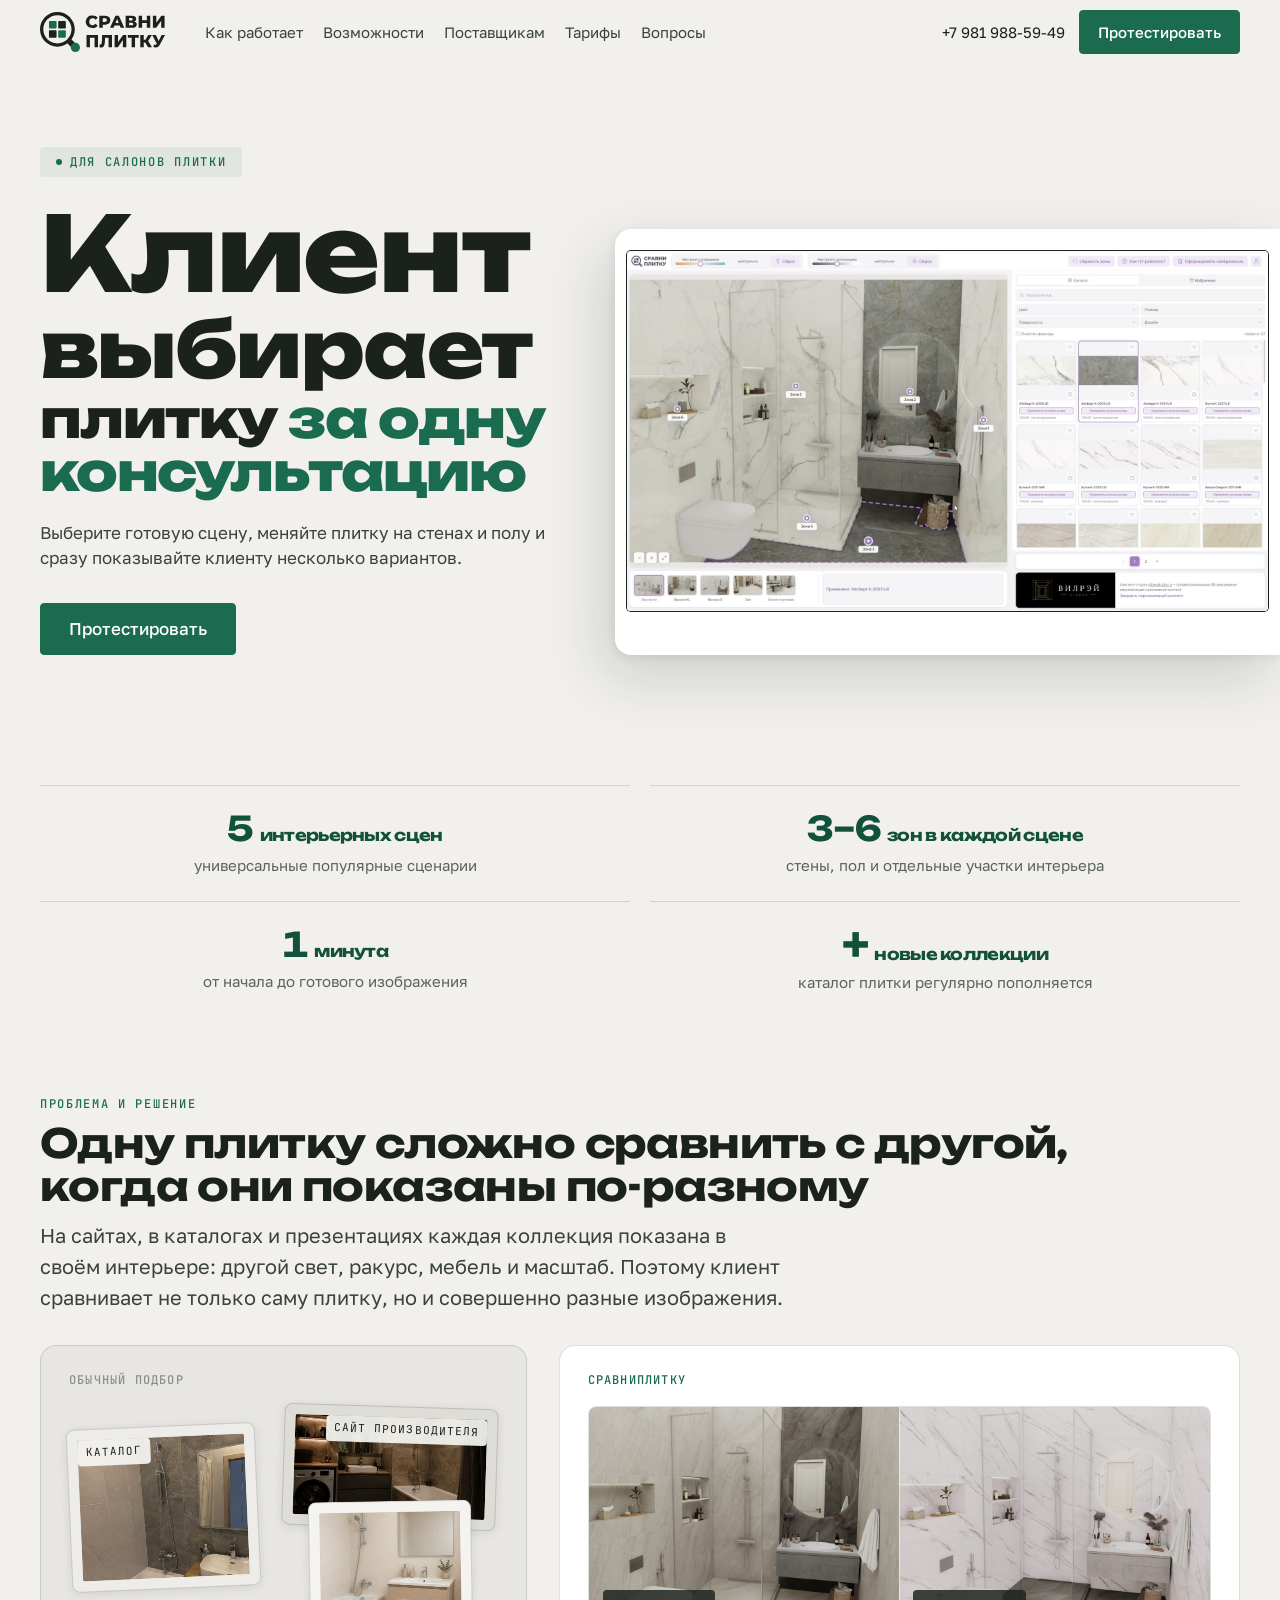
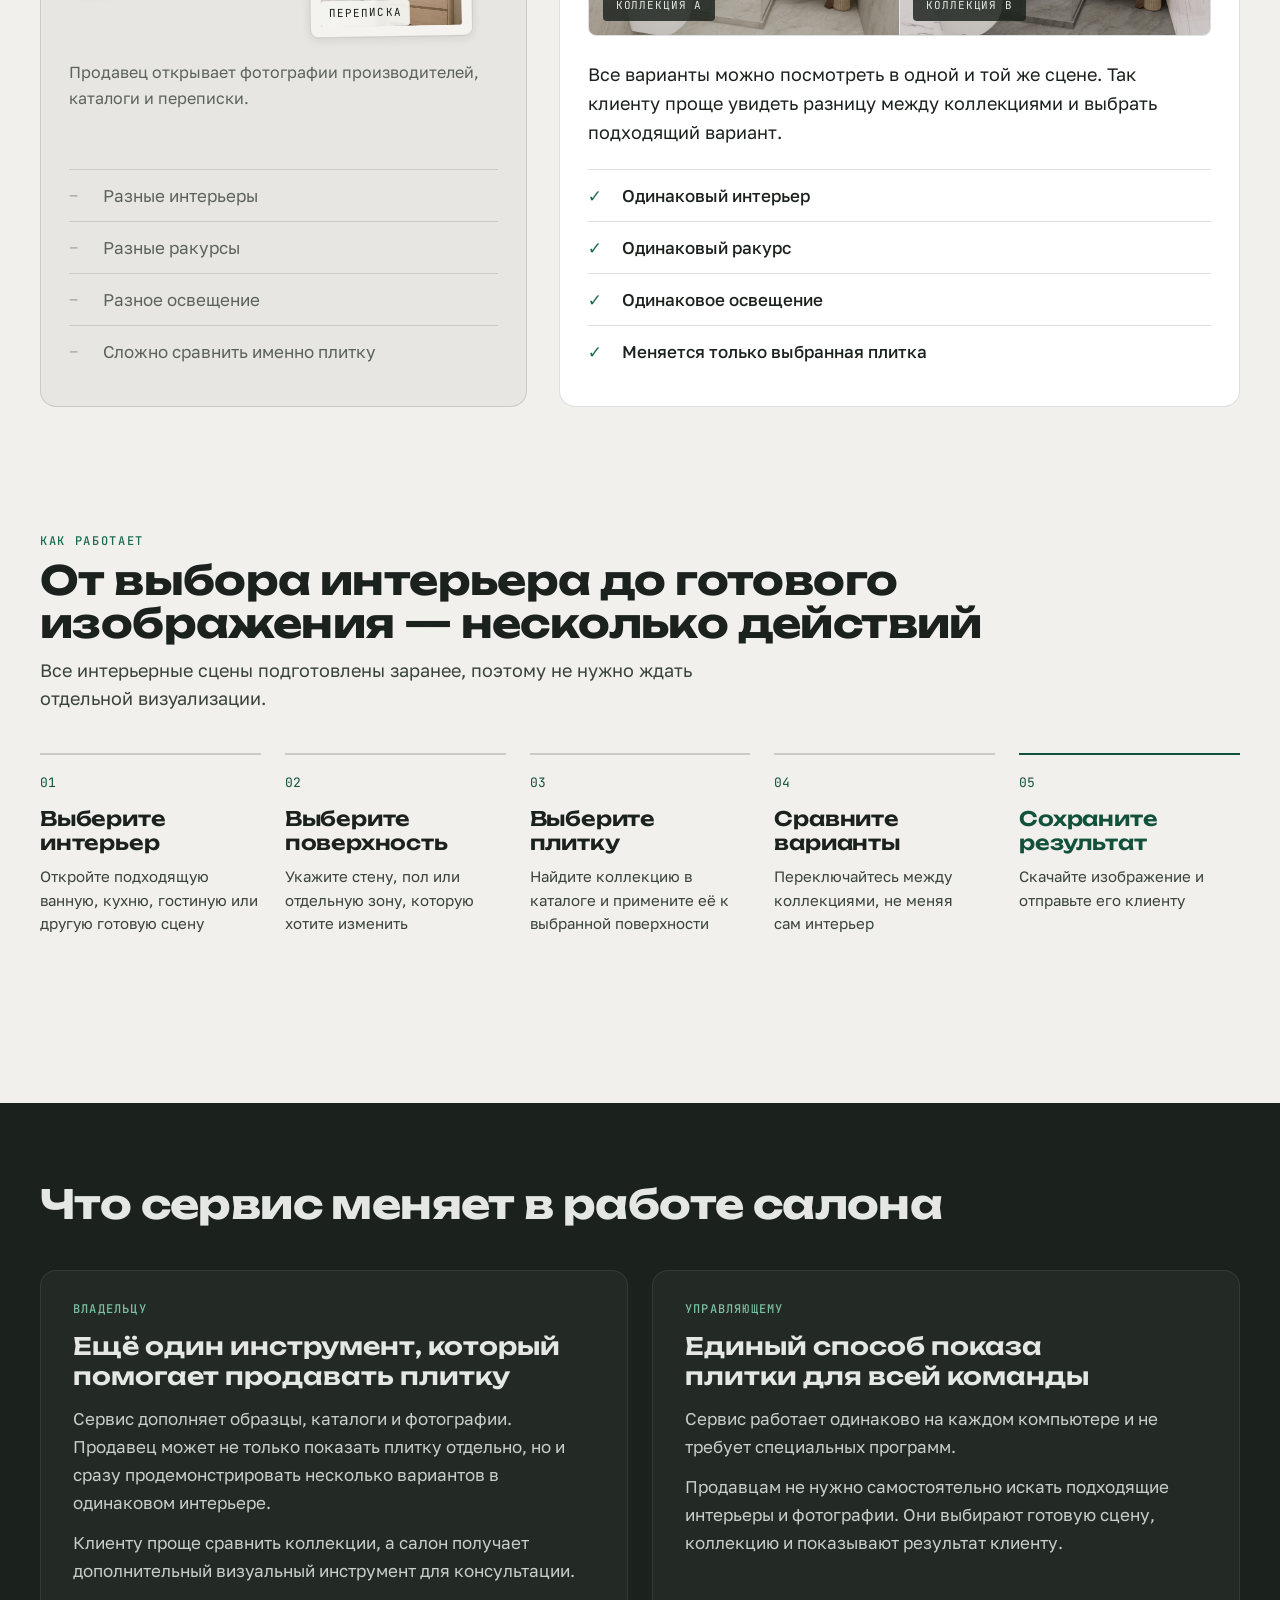
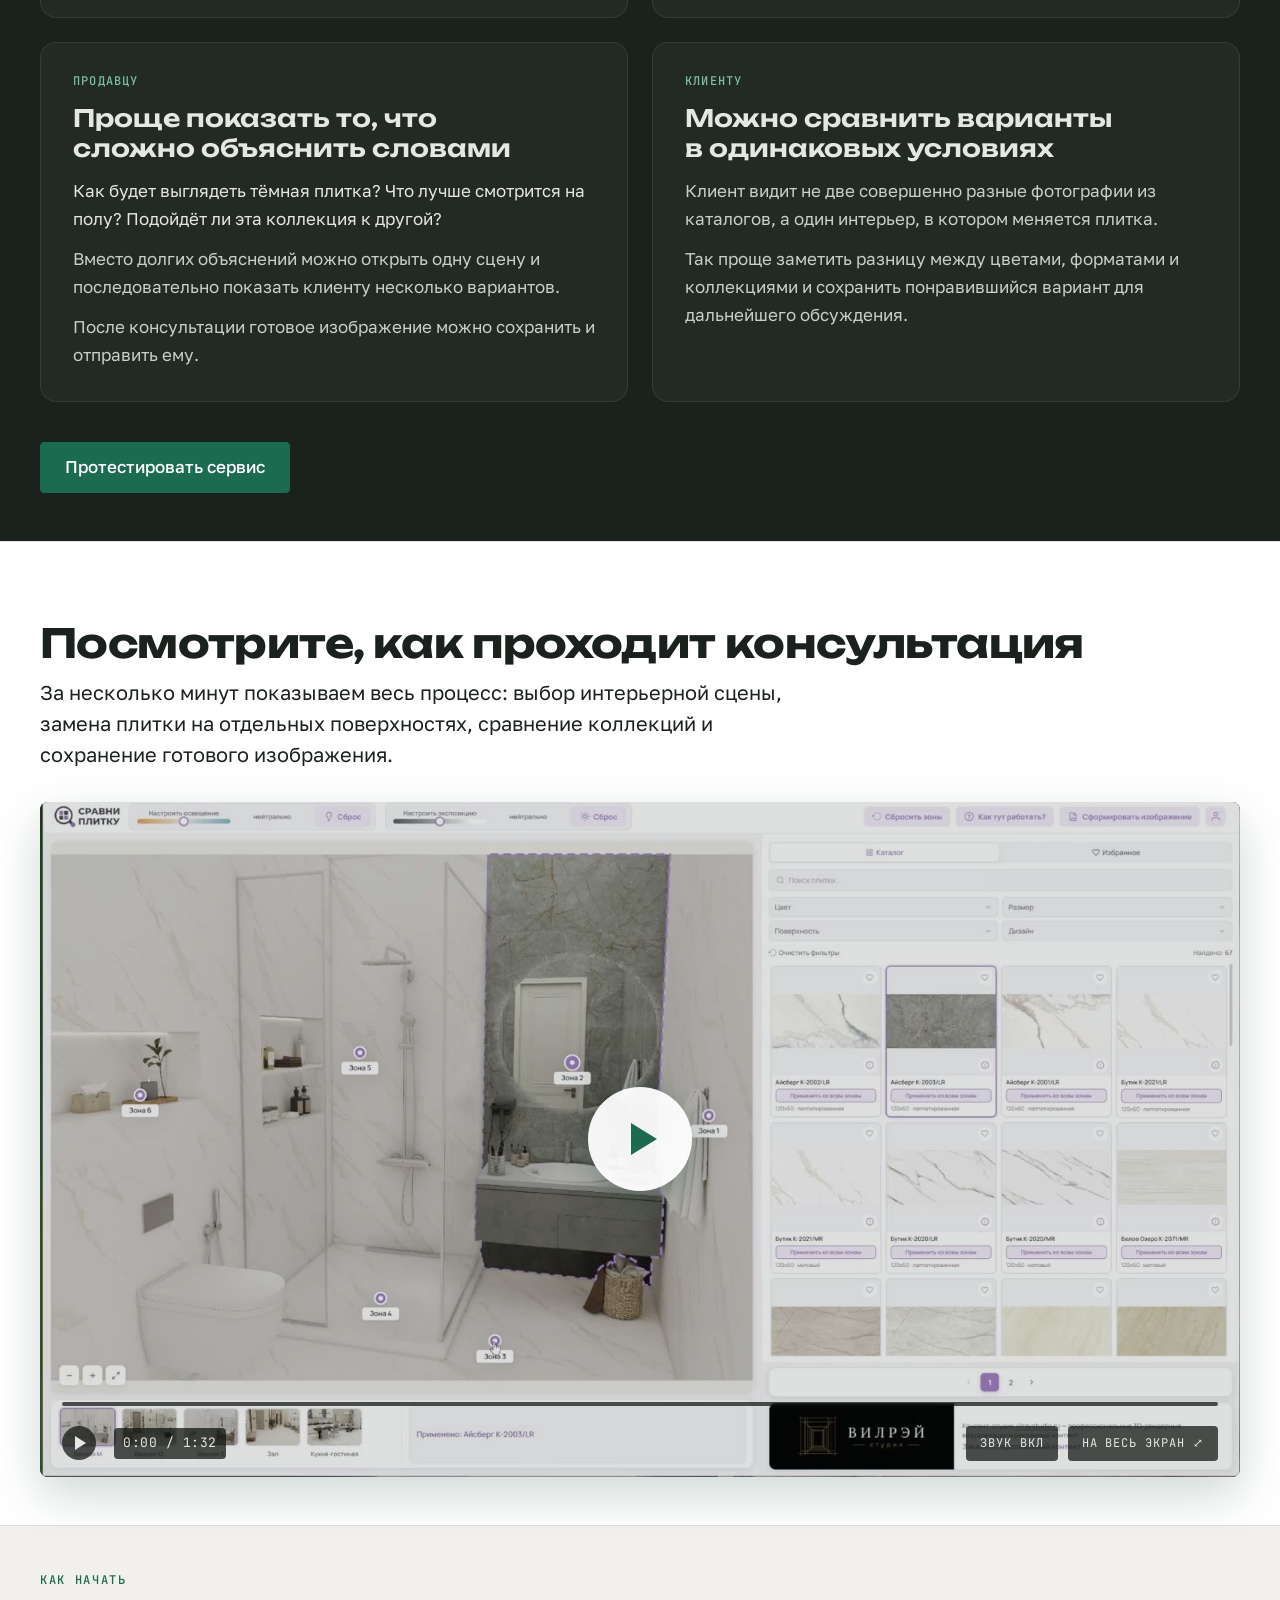
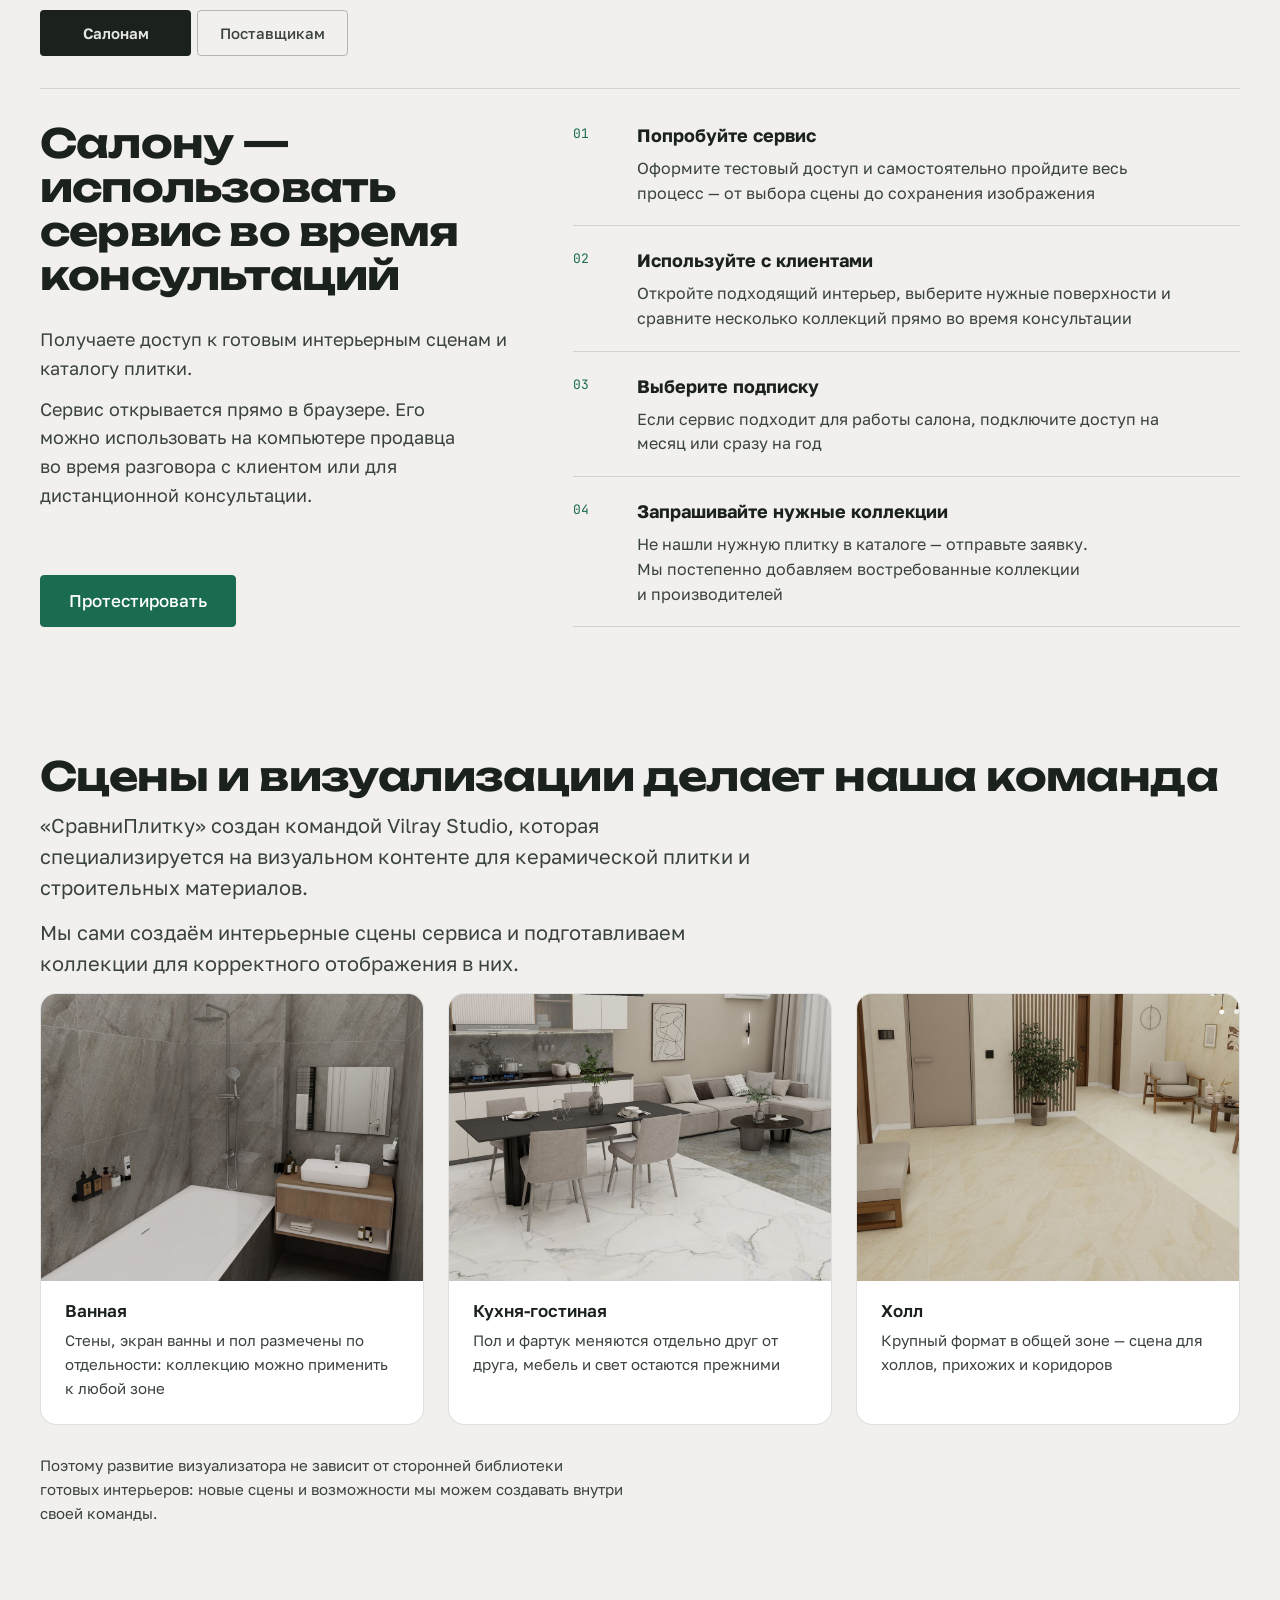
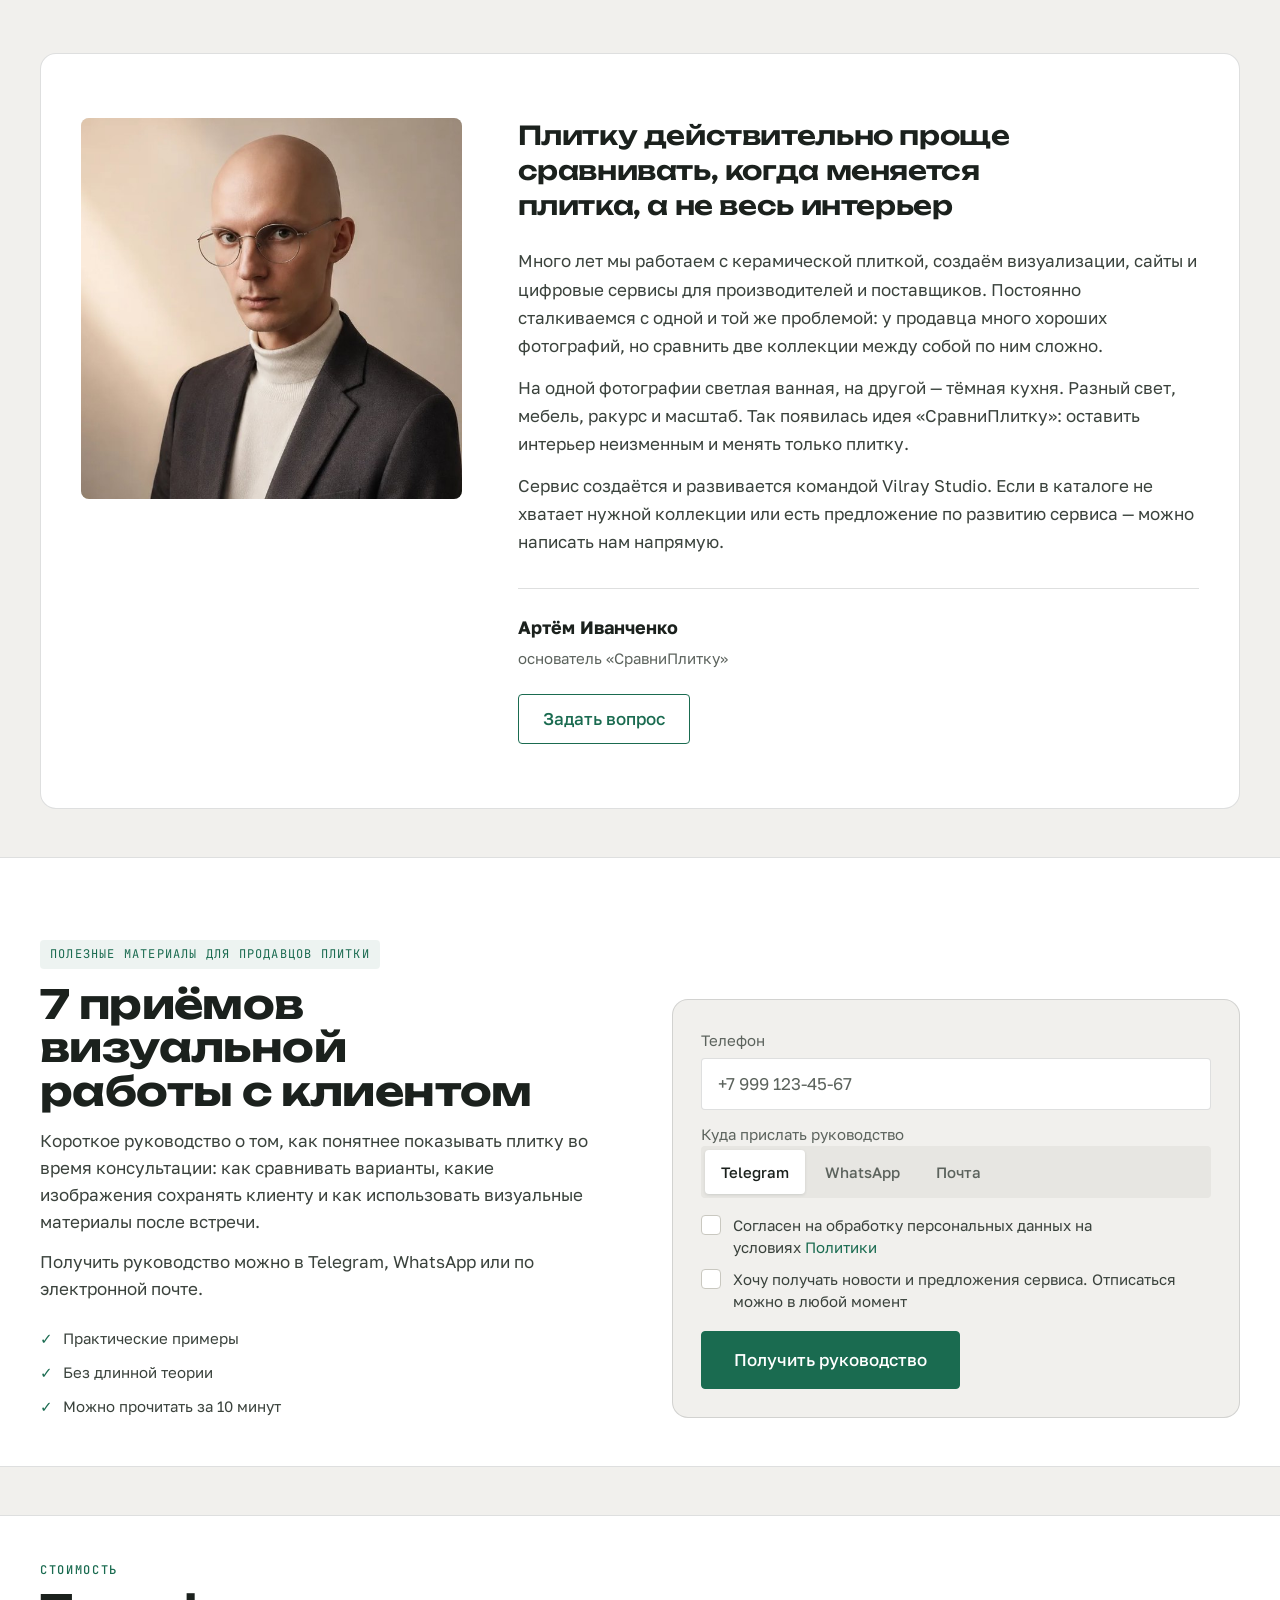
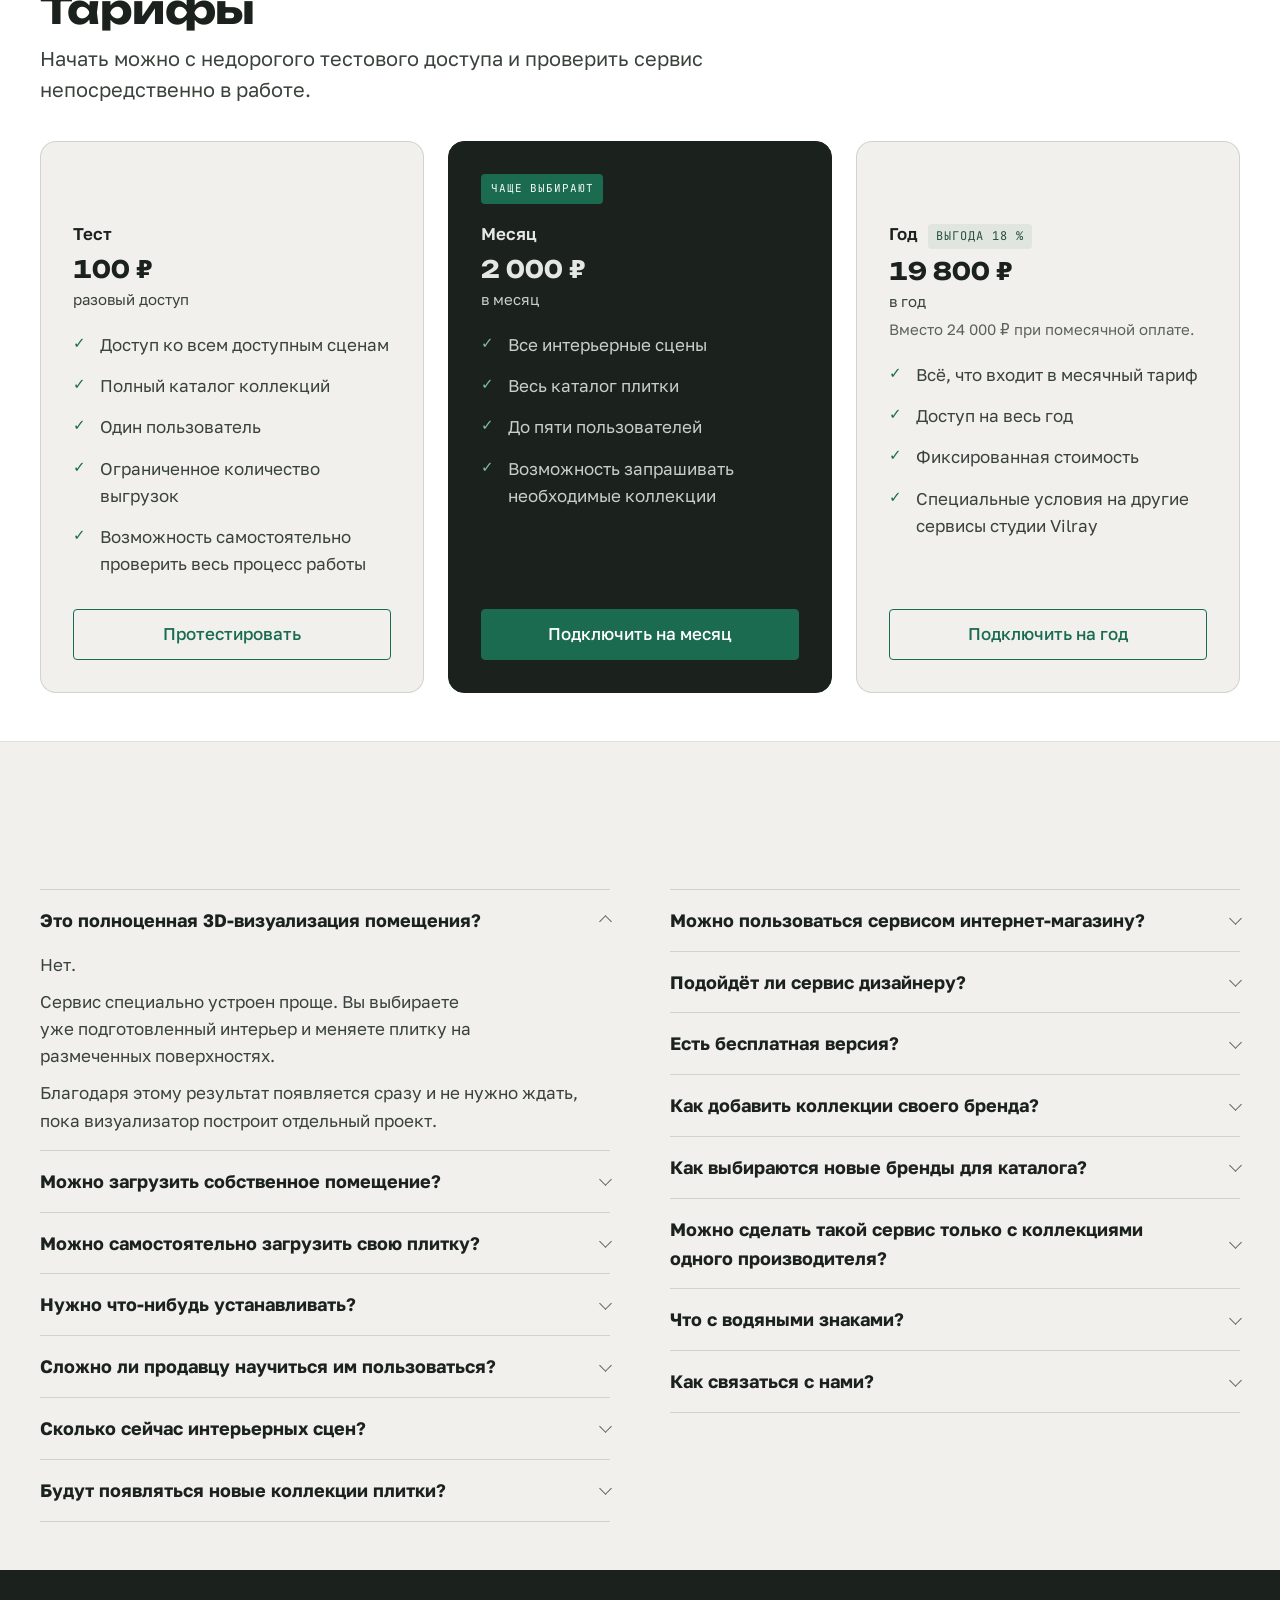
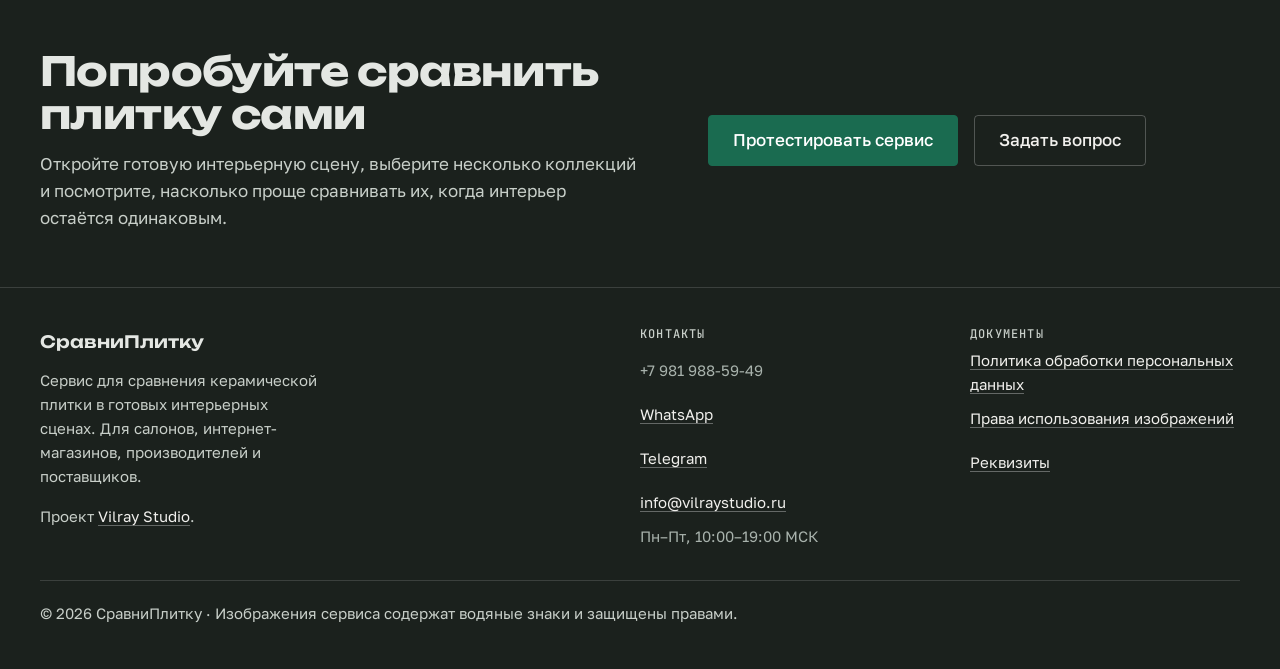
<file: index.html>
<!DOCTYPE html>
<html lang="ru">
<head>
<meta charset="utf-8">
<meta name="viewport" content="width=device-width, initial-scale=1">

<title>СравниПлитку — сравнение плитки в одном интерьере для салонов и поставщиков</title>
<meta name="description" content="Сравнение коллекций плитки в одной интерьерной сцене: продавец показывает варианты при клиенте и отдаёт готовое изображение. Работает в браузере, без установки.">
<meta name="theme-color" content="#F2F3F0">

<!-- Знак для вкладки собран из логотипа клиента: кольцо лупы на 16px
     не читается, поэтому осталась плитка 2×2. PNG рядом — для iOS:
     Safari не берёт SVG для «добавить на экран». -->
<link rel="icon" href="assets/img/favicon.svg" type="image/svg+xml">
<link rel="apple-touch-icon" href="assets/img/apple-touch-icon.png">

<!-- TODO: подставить боевой домен перед публикацией -->
<link rel="canonical" href="https://sravniplitku.ru/">
<meta property="og:type" content="website">
<meta property="og:site_name" content="СравниПлитку">
<meta property="og:title" content="СравниПлитку — плитка в готовых интерьерных сценах">
<meta property="og:description" content="Клиент выбирает плитку за одну консультацию: готовые сцены, каталог коллекций и изображение для клиента на руки.">
<meta property="og:url" content="https://sravniplitku.ru/">
<!-- Обложка собрана из блока сравнения: одна сцена, две коллекции.
     Абсолютный адрес обязателен — соцсети не понимают относительных. -->
<meta property="og:image" content="https://sravniplitku.ru/assets/img/og-cover.jpg">
<meta property="og:image:width" content="1200">
<meta property="og:image:height" content="630">
<meta property="og:image:alt" content="Одна интерьерная сцена с двумя разными коллекциями плитки">
<meta name="twitter:card" content="summary_large_image">

<!-- Шрифты лежат у нас: объявления в assets/css/fonts.css, файлы в
     assets/fonts/. Заранее просим только кириллические — ими набрано всё,
     что видно до прокрутки; латиница подтянется по мере надобности. -->
<link rel="preload" href="assets/fonts/golos-text-cyrillic.woff2" as="font" type="font/woff2" crossorigin>
<link rel="preload" href="assets/fonts/unbounded-cyrillic.woff2" as="font" type="font/woff2" crossorigin>
<link rel="stylesheet" href="assets/css/fonts.css">

<!-- Стили: токены → база → компоненты → секции → адаптив → переопределения.
     Порядок важен, overrides.css обязан быть последним — см. шапку файла. -->
<link rel="stylesheet" href="assets/css/tokens.css">
<link rel="stylesheet" href="assets/css/base.css">
<link rel="stylesheet" href="assets/css/components.css">
<link rel="stylesheet" href="assets/css/sections.css">
<link rel="stylesheet" href="assets/css/responsive.css">
<link rel="stylesheet" href="assets/css/motion.css">
<link rel="stylesheet" href="assets/css/overrides.css">

<script type="module" src="assets/js/main.js"></script>
</head>

<body id="top">

<a class="skip-link" href="#main">Перейти к содержанию</a>

<!-- ============================================================
     1. Шапка
     ============================================================ -->
<header class="header">
  <div class="header__inner container">
    <a class="header__logo" href="#top">
      <img class="header__logo-img" src="assets/img/logo-full.svg" alt="СравниПлитку"
           width="3999" height="1284" decoding="async"></a>

    <nav class="header__nav" id="header-nav" data-nav-panel aria-label="Разделы страницы">
      <a href="#how">Как работает</a>
      <a href="#value">Возможности</a>
      <a href="#suppliers">Поставщикам</a>
      <a href="#pricing">Тарифы</a>
      <a href="#faq">Вопросы</a>
    </nav>

    <div class="header__actions">
      <a class="header__phone" href="tel:+79819885949"
         data-contact="phone" data-contact-text>+7 981 988-59-49</a>
      <a class="btn btn--primary btn--xs" href="#pricing" data-track="demo_click" data-track-place="header">Протестировать</a>

      <!-- Кнопка меню. Показывается ниже 1100px, где пять пунктов, телефон
           и действие перестают помещаться в один ряд. Полоски рисует CSS,
           разметке хватает пустого span. -->
      <button class="header__burger" type="button" data-nav-toggle
              aria-controls="header-nav" aria-expanded="false" aria-label="Меню">
        <span class="header__burger-lines" aria-hidden="true"></span>
      </button>
    </div>
  </div>
</header>

<main id="main">

  <!-- ============================================================
         2. Первый экран
         ============================================================ -->
  <section data-type="hero" aria-labelledby="hero-title">
    <div class="container">
      <div class="hero">
      <div class="hero__text">
        <span class="eyebrow hero__kicker"><span class="hero__kicker-dot" aria-hidden="true"></span>Для салонов плитки</span>
        <!-- Строки заданы явно: естественным переносом эта группировка
             не получается ни при каком кегле — чтобы «Клиент» стоял один,
             колонка должна быть уже строки «Клиент выбирает», а чтобы
             влезло «за 1 консультацию» — шире неё.

             Мягкие переносы в длинном слове: на мобильной ступени 34px
             «консультацию» не вмещается ни в один телефон, а hyphens: auto
             работает только там, где у браузера есть русский словарь. -->
        <h1 class="h1 hero__title" id="hero-title">
          <span class="hero__line hero__line--lead">Клиент</span>
          <span class="hero__line hero__line--sub">выбирает</span>
          <span class="hero__line">плитку <span class="hero__accent">за одну</span></span>
          <span class="hero__line hero__accent">кон&shy;суль&shy;та&shy;цию</span>
        </h1>
        <p class="lead hero__lead">Выберите готовую сцену, меняйте плитку на стенах и полу и сразу показывайте клиенту несколько вариантов.</p>

        <div class="hero__actions">
          <a class="btn btn--primary btn--xl" href="#pricing" data-track="demo_click" data-track-place="hero">Протестировать</a>
        </div>
      </div>

      <div class="hero__media">
        <!-- Кадр обрезан до сцены и одной колонки плиток: в исходнике
             40% площади занимал каталог с подписями в 7px — шум вместо
             доказательства. Обрезано в самом файле, а не контейнером,
             чтобы не гонять невидимые пиксели (ENERGY E1). -->
        <div class="hero-media">
          <video class="hero-media__video" data-video="hero" data-video-track="hero-demo"
                 poster="assets/img/hero-poster.jpg" width="1396" height="1080"
                 muted loop playsinline autoplay preload="metadata">
            <source src="assets/video/hero-demo.mp4" type="video/mp4">
            Браузер не проигрывает видео —
            <a href="assets/video/hero-demo.mp4">скачайте файл</a>.
          </video>

          <!-- Кнопка на весь кадр — она же механизм паузы: петля заводится
               сама, а по канону доступности у автоплея дольше пяти секунд
               должен быть способ его остановить. -->
          <button class="hero-media__toggle" type="button" data-video-toggle
                  aria-label="Поставить видео на паузу">
            <span class="hero-media__play" aria-hidden="true"></span>
          </button>

        </div>
        </div>
      </div>
    </div>
  </section>

    <!-- ============================================================
         3. Полоса метрик
         ============================================================ -->
<!-- Полоса на той же бумаге, что и геро: это часть первого экрана,
       и белая подложка резала его надвое. Границу держит линия над
       каждой цифрой. -->
  <section data-type="B" aria-label="Ключевые цифры сервиса">
    <div class="container">
      <div class="metrics">
      <div class="metrics__cell">
        <div class="metrics__value">5<span class="metrics__unit">интерьерных сцен</span></div>
        <div class="metrics__label">универсальные популярные сценарии</div>
      </div>
      <div class="metrics__cell">
        <div class="metrics__value">3–6<span class="metrics__unit">зон в каждой сцене</span></div>
        <div class="metrics__label">стены, пол и отдельные участки интерьера</div>
      </div>
      <div class="metrics__cell">
        <div class="metrics__value">1<span class="metrics__unit">минута</span></div>
        <div class="metrics__label">от начала до готового изображения</div>
      </div>
      <div class="metrics__cell">
        <div class="metrics__value"><span class="metrics__sign">+</span><span class="metrics__unit">новые коллекции</span></div>
        <div class="metrics__label">каталог плитки регулярно пополняется</div>
        </div>
      </div>

      <!-- Действие первого экрана на телефоне: там оно стоит не под
           подводкой, а под полосой цифр — кадр сервиса и цифры успевают
           сказать своё до того, как что-то предлагать. На широком экране
           эта кнопка скрыта, работает та, что в первом экране. -->
      <div class="metrics__action">
        <a class="btn btn--primary btn--lg" href="#pricing"
           data-track="demo_click" data-track-place="hero-mobile">Протестировать</a>
      </div>
    </div>
  </section>

    <!-- ============================================================
         3.1 Проблема и решение
         Довод в двух колонках. Плюс и минус переданы рамкой и приглушённым
         знаком: второго акцентного цвета в системе нет.
         ============================================================ -->
  <section data-type="A" aria-labelledby="contrast-title">
    <div class="container contrast">
      <span class="eyebrow eyebrow--section contrast__badge">Проблема и решение</span>
      <h2 class="h2 contrast__title" id="contrast-title">Одну плитку сложно сравнить с другой, когда они показаны по-разному</h2>
      <p class="lead contrast__lead">На сайтах, в каталогах и презентациях каждая коллекция показана в своём интерьере: другой свет, ракурс, мебель и масштаб. Поэтому клиент сравнивает не только саму плитку, но и совершенно разные изображения.</p>

      <div class="contrast__grid">
        <!-- Слева три кадра из разных источников. Рамки разного размера,
             наклона и пропорции — это и есть довод карточки: у каждой
             коллекции свой интерьер, ракурс и свет. Кадры наши собственные,
             поэтому спора с поставщиками, чьи каталоги салон использует,
             здесь нет.

             Подписи лежат поверх фотографии на светлой плашке: без неё
             моно-строка в 11px тонет в тёмных кадрах. -->
        <article class="contrast-card contrast-card--before">
          <span class="eyebrow contrast-card__label">Обычный подбор</span>

          <div class="sources" aria-hidden="true">
            <span class="sources__frame sources__frame--site">
              <img src="assets/img/sources/source-site.jpg" alt=""
                   width="760" height="434" loading="lazy" decoding="async">
              <span class="sources__tag">Сайт производителя</span>
            </span>
            <span class="sources__frame sources__frame--catalog">
              <img src="assets/img/sources/source-catalog.jpg" alt=""
                   width="600" height="520" loading="lazy" decoding="async">
              <span class="sources__tag">Каталог</span>
            </span>
            <span class="sources__frame sources__frame--chat">
              <img src="assets/img/sources/source-chat.jpg" alt=""
                   width="560" height="466" loading="lazy" decoding="async">
              <span class="sources__tag">Переписка</span>
            </span>
          </div>

          <p class="contrast-card__text">Продавец открывает фотографии производителей, каталоги и переписки.</p>

          <ul class="contrast-card__list">
          <li class="contrast-card__item">
            <span class="contrast-card__mark" aria-hidden="true">−</span>Разные интерьеры
          </li>
          <li class="contrast-card__item">
            <span class="contrast-card__mark" aria-hidden="true">−</span>Разные ракурсы
          </li>
          <li class="contrast-card__item">
            <span class="contrast-card__mark" aria-hidden="true">−</span>Разное освещение
          </li>
          <li class="contrast-card__item">
            <span class="contrast-card__mark" aria-hidden="true">−</span>Сложно сравнить именно плитку
          </li>
          </ul>
        </article>

        <article class="contrast-card contrast-card--service">
          <span class="eyebrow contrast-card__label">СравниПлитку</span>

          <!-- Две половины — два настоящих рендера одной сцены с разными
               коллекциями: слева серый камень, справа белый мрамор. Прежний мок
               (та же картинка под цветовым фильтром) снят вместе с фильтром
               .split__half--b, он переопределён в overrides.css. -->
          <div class="split">
            <span class="split__half">
              <img src="assets/img/compare/scene-a.jpg" alt="Интерьерная сцена сервиса с серой каменной плиткой"
                   width="900" height="675" loading="lazy" decoding="async">
            </span>
            <span class="split__half split__half--b">
              <img src="assets/img/compare/scene-b.jpg" alt="Та же сцена с белым мрамором"
                   width="900" height="675" loading="lazy" decoding="async">
            </span>
            <span class="split__seam" aria-hidden="true"></span>
            <span class="split__tag split__tag--a">Коллекция A</span>
            <span class="split__tag split__tag--b">Коллекция B</span>
          </div>

          <p class="contrast-card__text">Все варианты можно посмотреть в одной и той же сцене. Так клиенту проще увидеть разницу между коллекциями и выбрать подходящий вариант.</p>

          <ul class="contrast-card__list">
          <li class="contrast-card__item">
            <span class="contrast-card__mark" aria-hidden="true">✓</span>Одинаковый интерьер
          </li>
          <li class="contrast-card__item">
            <span class="contrast-card__mark" aria-hidden="true">✓</span>Одинаковый ракурс
          </li>
          <li class="contrast-card__item">
            <span class="contrast-card__mark" aria-hidden="true">✓</span>Одинаковое освещение
          </li>
          <li class="contrast-card__item">
            <span class="contrast-card__mark" aria-hidden="true">✓</span>Меняется только выбранная плитка
          </li>
          </ul>
        </article>
      </div>
    </div>
  </section>

  <!-- ============================================================
       1. Пять шагов
       ============================================================ -->
  <section data-type="B" class="container" id="how" aria-labelledby="how-title">
    <span class="eyebrow eyebrow--section steps__eyebrow">Как работает</span>
    <h2 class="h2 steps__title" id="how-title">От выбора интерьера до готового изображения — несколько действий</h2>
    <p class="lead steps__lead">Все интерьерные сцены подготовлены заранее, поэтому не нужно ждать отдельной визуализации.</p>

    <!-- Рельс из пяти: пять отрезков линии подряд сами читаются как шкала
         процесса, направление задаёт порядок слева направо — стрелки не
         нужны. Карточек нет: текст занимал в них около трети площади,
         остальное было воздухом (STEPS-RAIL.md).

         Пятый шаг остаётся шагом того же вида, только его линия и заголовок
         изумрудные — он виден как результат, а не как отдельный баннер.
         Действие вынесено под рельс за разделитель: кнопка внутри шага
         читалась как «оплатить пятый шаг». -->
    <ol class="steps">
      <li class="step">
        <span class="step__num">01</span>
        <h3 class="step__title">Выберите<br class="step__break"> интерьер</h3>
        <p class="step__text">Откройте подходящую ванную, кухню, гостиную или другую готовую сцену</p>
      </li>
      <li class="step">
        <span class="step__num">02</span>
        <h3 class="step__title">Выберите<br class="step__break"> поверхность</h3>
        <p class="step__text">Укажите стену, пол или отдельную зону, которую хотите изменить</p>
      </li>
      <li class="step">
        <span class="step__num">03</span>
        <h3 class="step__title">Выберите<br class="step__break"> плитку</h3>
        <p class="step__text">Найдите коллекцию в каталоге и примените её к выбранной поверхности</p>
      </li>
      <li class="step">
        <span class="step__num">04</span>
        <h3 class="step__title">Сравните<br class="step__break"> варианты</h3>
        <p class="step__text">Переключайтесь между коллекциями, не меняя сам интерьер</p>
      </li>
      <li class="step step--final">
        <span class="step__num">05</span>
        <h3 class="step__title">Сохраните<br class="step__break"> результат</h3>
        <p class="step__text">Скачайте изображение и отправьте его клиенту</p>
      </li>
    </ol>

    <div class="steps__action">
      <a class="btn btn--primary btn--lg" href="#pricing"
         data-track="demo_click" data-track-place="steps">Протестировать</a>
    </div>
  </section>

  <!-- ============================================================
       2. Возможности (тёмная секция)
       ============================================================ -->
  <section data-type="C" class="band band--dark" id="value" aria-labelledby="value-title">
    <div class="container">
      <h2 class="h2 value__title" id="value-title">Что сервис меняет в работе салона</h2>

      <div class="value__grid">
        <article class="value-card">
          <div>
            <span class="eyebrow eyebrow--light value-card__role">Владельцу</span>
            <h3 class="h3 value-card__title">Ещё один инструмент, который помогает продавать плитку</h3>
            <p class="value-card__text">Сервис дополняет образцы, каталоги и фотографии. Продавец может не только показать плитку отдельно, но и сразу продемонстрировать несколько вариантов в одинаковом интерьере.</p>
            <p class="value-card__text">Клиенту проще сравнить коллекции, а салон получает дополнительный визуальный инструмент для консультации.</p>
          </div>
        </article>

        <article class="value-card">
          <div>
            <span class="eyebrow eyebrow--light value-card__role">Управляющему</span>
            <h3 class="h3 value-card__title">Единый способ показа плитки для всей команды</h3>
            <p class="value-card__text">Сервис работает одинаково на каждом компьютере и не требует специальных программ.</p>
            <p class="value-card__text">Продавцам не нужно самостоятельно искать подходящие интерьеры и фотографии. Они выбирают готовую сцену, коллекцию и показывают результат клиенту.</p>
          </div>
        </article>

        <article class="value-card">
          <div>
            <span class="eyebrow eyebrow--light value-card__role">Продавцу</span>
            <h3 class="h3 value-card__title">Проще показать то, что сложно объяснить словами</h3>
            <p class="value-card__text value-card__text--ask">Как будет выглядеть тёмная плитка? Что лучше смотрится на полу? Подойдёт ли эта коллекция к другой?</p>
            <p class="value-card__text">Вместо долгих объяснений можно открыть одну сцену и последовательно показать клиенту несколько вариантов.</p>
            <p class="value-card__text">После консультации готовое изображение можно сохранить и отправить ему.</p>
          </div>
        </article>

        <article class="value-card">
          <div>
            <span class="eyebrow eyebrow--light value-card__role">Клиенту</span>
            <h3 class="h3 value-card__title">Можно сравнить варианты в одинаковых условиях</h3>
            <p class="value-card__text">Клиент видит не две совершенно разные фотографии из каталогов, а один интерьер, в котором меняется плитка.</p>
            <p class="value-card__text">Так проще заметить разницу между цветами, форматами и коллекциями и сохранить понравившийся вариант для дальнейшего обсуждения.</p>
          </div>
        </article>
      </div>

      <a class="btn btn--primary btn--lg value__cta" href="#pricing"
         data-track="demo_click" data-track-place="value">Протестировать сервис</a>
    </div>
  </section>

  <!-- ============================================================
       3. Большое видео
       ============================================================ -->
  <section data-type="A" class="band" id="demo" aria-labelledby="video-title">
    <div class="container">
      <h2 class="h2 video__title" id="video-title">Посмотрите, как проходит консультация</h2>
      <p class="video__lead">За несколько минут показываем весь процесс: выбор интерьерной сцены, замена плитки на отдельных поверхностях, сравнение коллекций и сохранение готового изображения.</p>

      <!-- Кадр 16:9 — ровно пропорция файла (1600×900), поэтому видео
           видно целиком. Прежняя обойма задавала кадру 1620/820, и
           object-fit: cover срезал по 5% сверху и снизу.

           Тёмной обоймы и полосы с прогрессом под кадром больше нет:
           они съедали ~120px высоты, а управление теперь лежит поверх
           кадра на градиенте (design_handoff_hero_video_player).

           Файл тяжёлый и со звуком, поэтому preload="none": до нажатия
           виден только постер, трафик не тратится. -->
      <div class="player" data-player>
        <video class="player__video" data-video-track="promo"
               poster="assets/img/video-poster.jpg" width="1600" height="900"
               playsinline preload="none">
          <source src="assets/video/promo.mp4" type="video/mp4">
          Браузер не проигрывает видео —
          <a href="assets/video/promo.mp4">скачайте файл</a>.
        </video>

        <!-- Кнопка на весь кадр: она же вуаль до старта, она же пауза.
             Полный экран на неё не вешаем — он живёт подписанной кнопкой
             в панели, иначе клик по кадру значит две разные вещи. -->
        <button class="player__hit" type="button" data-player-toggle
                aria-label="Запустить видео">
          <span class="player__play" aria-hidden="true"></span>
        </button>

        <div class="player__panel">
          <input class="player__seek" type="range" min="0" max="1000" value="0" step="1"
                 data-player-seek aria-label="Позиция воспроизведения">

          <div class="player__row">
            <button class="player__pp" type="button" data-player-toggle
                    aria-label="Запустить видео"><span aria-hidden="true"></span></button>

            <span class="player__time">
              <span data-player-current>0:00</span> / <span data-player-total>1:32</span>
            </span>

            <span class="player__actions">
              <button class="player__btn" type="button" data-player-mute
                      aria-pressed="true">Звук вкл</button>
              <button class="player__btn" type="button" data-player-full
                      aria-pressed="false" aria-label="На весь экран"><span
                      class="player__btn-text">На весь экран</span> <span aria-hidden="true">⤢</span></button>
            </span>
          </div>
        </div>
      </div>
    </div>
  </section>

  <!-- ============================================================
       4. Салонам / Поставщикам
       ============================================================ -->
  <section data-type="A" class="container" id="suppliers" aria-labelledby="segment-title-salon" data-segment>
    <!-- В шапке остаётся только рубрика с разделителем под ней. -->
    <div class="segment__head">
      <span class="eyebrow eyebrow--section segment__eyebrow">Как начать</span>
    </div>

    <!-- Переключатель стоит вплотную над заголовком, который он подменяет.
         В правом верхнем углу секции он был в тысяче пикселей от текста,
         и глаз не связывал контрол с содержанием (FIX-02 G1). -->
    <div class="segment__tabs" role="tablist" aria-label="Показать шаги для" data-thumb="0">
      <span class="segment__thumb" aria-hidden="true"></span>
      <button class="segment__tab" type="button" role="tab"
              id="tab-salon" aria-controls="panel-salon" aria-selected="true" data-seg="salon">Салонам</button>
      <button class="segment__tab" type="button" role="tab"
              id="tab-supplier" aria-controls="panel-supplier" aria-selected="false" tabindex="-1" data-seg="supplier">Поставщикам</button>
    </div>

    <!-- Салонам -->
    <div class="segment__panel" id="panel-salon" role="tabpanel" aria-labelledby="tab-salon" data-seg-panel="salon">
      <div class="segment__intro">
        <h2 class="h2 segment__title" id="segment-title-salon">Салону — использовать сервис во время консультаций</h2>
        <p class="segment__lead">Получаете доступ к готовым интерьерным сценам и каталогу плитки.</p>
        <p class="segment__lead">Сервис открывается прямо в браузере. Его можно использовать на компьютере продавца во время разговора с клиентом или для дистанционной консультации.</p>
        <a class="btn btn--primary btn--xl segment__cta" href="#pricing"
           data-track="demo_click" data-track-place="segment">Протестировать</a>
      </div>

      <ol class="segment__steps">
        <li class="segment-step">
          <span class="segment-step__num">01</span>
          <div>
            <h3 class="segment-step__title">Попробуйте сервис</h3>
            <!-- Цена тестового доступа теперь названа только в тарифах: в этом шаге
                 клиент убрал сумму. Скрипт цен работает по [data-price] и лишнего
                 узла не требует. -->
            <p class="segment-step__text">Оформите тестовый доступ и самостоятельно пройдите весь процесс — от выбора сцены до сохранения изображения</p>
          </div>
        </li>
        <li class="segment-step">
          <span class="segment-step__num">02</span>
          <div>
            <h3 class="segment-step__title">Используйте с клиентами</h3>
            <p class="segment-step__text">Откройте подходящий интерьер, выберите нужные поверхности и сравните несколько коллекций прямо во время консультации</p>
          </div>
        </li>
        <li class="segment-step">
          <span class="segment-step__num">03</span>
          <div>
            <h3 class="segment-step__title">Выберите подписку</h3>
            <p class="segment-step__text">Если сервис подходит для работы салона, подключите доступ на месяц или сразу на год</p>
          </div>
        </li>
        <li class="segment-step">
          <span class="segment-step__num">04</span>
          <div>
            <h3 class="segment-step__title">Запрашивайте нужные коллекции</h3>
            <p class="segment-step__text">Не нашли нужную плитку в каталоге — отправьте заявку. Мы постепенно добавляем востребованные коллекции и производителей</p>
          </div>
        </li>
      </ol>
    </div>

    <!-- Поставщикам: та же раскладка. Глагол кнопки другой намеренно:
         поставщику нужно размещение, а не демо сервиса. -->
    <div class="segment__panel" id="panel-supplier" role="tabpanel" aria-labelledby="tab-supplier" data-seg-panel="supplier" hidden>
      <div class="segment__intro">
        <h2 class="h2 segment__title">Поставщику — покажите плитку там, где её выбирают</h2>
        <p class="segment__lead">Добавьте свои коллекции в каталог «СравниПлитку».</p>
        <p class="segment__lead">Продавцы салонов смогут использовать их во время консультаций и показывать вашу плитку в тех же интерьерных сценах, что и другие варианты.</p>
        <p class="segment__lead">Это дополнительный способ представить коллекцию не отдельной фотографией, а непосредственно в интерьере.</p>
        <a class="btn btn--primary btn--xl segment__cta" href="#lead"
           data-lead-source="segment-supplier" data-track="supplier_request" data-track-place="segment">Разместить коллекции</a>
      </div>

      <ol class="segment__steps">
        <li class="segment-step">
          <span class="segment-step__num">01</span>
          <div>
            <h3 class="segment-step__title">Отправьте коллекции</h3>
            <p class="segment-step__text">Выберите позиции, которые хотите добавить в сервис. Для начала достаточно нескольких основных или новых коллекций</p>
          </div>
        </li>
        <li class="segment-step">
          <span class="segment-step__num">02</span>
          <div>
            <h3 class="segment-step__title">Посмотрите тестовые варианты</h3>
            <p class="segment-step__text">Мы подготовим плитку для интерьерных сцен, чтобы вы могли оценить, как коллекции выглядят внутри сервиса</p>
          </div>
        </li>
        <li class="segment-step">
          <span class="segment-step__num">03</span>
          <div>
            <h3 class="segment-step__title">Подключите размещение</h3>
            <p class="segment-step__text">После согласования коллекции добавляются в общий каталог. Также часть поставщиков может попадать в сервис через голосование салонов</p>
          </div>
        </li>
        <li class="segment-step">
          <span class="segment-step__num">04</span>
          <div>
            <h3 class="segment-step__title">Коллекции становятся доступны пользователям</h3>
            <p class="segment-step__text">Салоны смогут находить плитку в каталоге и применять её в интерьерных сценах во время работы с клиентами. Подготовленные изображения можно также использовать в собственных материалах в рамках условий сервиса</p>
          </div>
        </li>
      </ol>
    </div>
  </section>

  <!-- ============================================================
       5. Работы студии

       Карточка — кнопка, а не ссылка: клик открывает рендер в полный
       размер. Раньше она вела на форму заявки, но блок доказывает
       качество сцен, и естественное продолжение здесь — рассмотреть
       сцену, а не заполнить анкету.
       ============================================================ -->
  <section data-type="B" class="container" aria-labelledby="works-title">
    <h2 class="h2 works__title" id="works-title">Сцены и визуализации делает наша команда</h2>
    <p class="lead works__lead">«СравниПлитку» создан командой Vilray Studio, которая специализируется на визуальном контенте для керамической плитки и строительных материалов.</p>
    <p class="lead works__lead">Мы сами создаём интерьерные сцены сервиса и подготавливаем коллекции для корректного отображения в них.</p>

    <div class="works__grid">
      <button class="work" type="button"
              data-zoom="assets/img/works/work-bath-full.jpg"
              data-zoom-alt="Интерьерная сцена сервиса: ванная с серым камнем на стенах и полу"
              data-zoom-caption="Ванная — интерьерная сцена сервиса">
        <div class="media">
          <img src="assets/img/works/work-bath.jpg" alt="Интерьерная сцена сервиса: ванная с серым камнем на стенах и полу"
               width="1200" height="900" loading="lazy" decoding="async">
        </div>
        <h3 class="work__title">Ванная</h3>
        <p class="work__text">Стены, экран ванны и пол размечены по отдельности: коллекцию можно применить к любой зоне</p>
      </button>

      <button class="work" type="button"
              data-zoom="assets/img/works/work-kitchen-full.jpg"
              data-zoom-alt="Интерьерная сцена сервиса: кухня-гостиная с белым мрамором на полу"
              data-zoom-caption="Кухня-гостиная — интерьерная сцена сервиса">
        <div class="media">
          <img src="assets/img/works/work-kitchen.jpg" alt="Интерьерная сцена сервиса: кухня-гостиная с белым мрамором на полу"
               width="1200" height="900" loading="lazy" decoding="async">
        </div>
        <h3 class="work__title">Кухня-гостиная</h3>
        <p class="work__text">Пол и фартук меняются отдельно друг от друга, мебель и свет остаются прежними</p>
      </button>

      <button class="work" type="button"
              data-zoom="assets/img/works/work-hall-full.jpg"
              data-zoom-alt="Интерьерная сцена сервиса: холл со светлым полом крупного формата"
              data-zoom-caption="Холл — интерьерная сцена сервиса">
        <div class="media">
          <img src="assets/img/works/work-hall.jpg" alt="Интерьерная сцена сервиса: холл со светлым полом крупного формата"
               width="1200" height="900" loading="lazy" decoding="async">
        </div>
        <h3 class="work__title">Холл</h3>
        <p class="work__text">Крупный формат в общей зоне — сцена для холлов, прихожих и коридоров</p>
      </button>
    </div>

    <p class="works__note">Поэтому развитие визуализатора не зависит от сторонней библиотеки готовых интерьеров: новые сцены и возможности мы можем создавать внутри своей команды.</p>
  </section>

  <!-- ============================================================
       6. Кто сделал сервис
       Белая карточка на бумажном фоне, а не полоса во всю ширину:
       следом идёт белая полоса отзывов, и две белые секции встык
       читались бы как одна (FIX-01 F9).
       ============================================================ -->
  <section data-type="A" class="container" aria-labelledby="founder-title">
    <div class="founder">
      <div class="founder__photo">
        <img src="assets/img/founder.jpg"
             alt="Артём Иванченко, основатель сервиса «СравниПлитку»"
             width="636" height="870" loading="lazy" decoding="async">
      </div>

      <div class="founder__body">

        <h2 class="founder__lead" id="founder-title">Плитку действительно проще сравнивать, когда меняется плитка, а не весь интерьер</h2>

        <div class="founder__text">
          <p>Много лет мы работаем с керамической плиткой, создаём визуализации, сайты и цифровые сервисы для производителей и поставщиков. Постоянно сталкиваемся с одной и той же проблемой: у продавца много хороших фотографий, но сравнить две коллекции между собой по ним сложно.</p>
          <p>На одной фотографии светлая ванная, на другой — тёмная кухня. Разный свет, мебель, ракурс и масштаб. Так появилась идея «СравниПлитку»: оставить интерьер неизменным и менять только плитку.</p>
          <p>Сервис создаётся и развивается командой Vilray Studio. Если в каталоге не хватает нужной коллекции или есть предложение по развитию сервиса — можно написать нам напрямую.</p>
        </div>

        <div class="founder__sign">
          <div class="founder__who">
            <span class="founder__name">Артём Иванченко</span>
            <span class="founder__role">основатель «СравниПлитку»</span>
          </div>
          <a class="btn btn--outline btn--lg founder__cta" href="https://t.me/emmiatrey" rel="noopener"
             data-contact="telegram" data-track="founder_contact">Задать вопрос</a>
        </div>
      </div>
    </div>
  </section>

  <!-- ============================================================
       7. Отзывы — СКРЫТЫ до реальных цитат пилотных салонов
       (решение клиента от 26.08.2026: убрать сейчас, добавить позже).

       Секция закомментирована, а не выключена флагом sections.testimonials:
       флаг живёт в общем config.js и удаляет блок уже в браузере — рыба
       всё равно уезжает в исходник страницы и в индекс поисковика.
       Вернуть — снять маркеры комментария ниже и вписать настоящие цитаты.
       ============================================================ -->
  <!--
  <section data-type="A" aria-labelledby="testimonials-title" data-section="testimonials">
    <div class="container">
      <h2 class="h2 testimonials__title" id="testimonials-title">Отзывы салонов</h2>

      <div class="testimonials__grid">
        <figure class="testimonial">
          <blockquote class="testimonial__quote">«Клиент перестал уходить думать — решение принимаем при нём»</blockquote>
          <figcaption class="testimonial__author">Управляющий салоном</figcaption>
        </figure>
        <figure class="testimonial">
          <blockquote class="testimonial__quote">«Продавцы разобрались за смену, регламент писать не пришлось»</blockquote>
          <figcaption class="testimonial__author">Владелец сети</figcaption>
        </figure>
        <figure class="testimonial">
          <blockquote class="testimonial__quote">«Отправляем картинку в переписку — возвращаются с готовым решением»</blockquote>
          <figcaption class="testimonial__author">Продавец-консультант</figcaption>
        </figure>
      </div>
    </div>
  </section>
  -->

  <!-- ============================================================
       8. Лид-магнит
       ============================================================ -->
  <section data-type="B" class="container band" id="lead" aria-labelledby="lead-title">
    <div class="lead-magnet">
      <div>
        <span class="badge lead-magnet__label" data-lead-badge>Полезные материалы для продавцов плитки</span>
        <h2 class="h2 lead-magnet__title" id="lead-title" data-lead-title>7 приёмов визуальной работы с клиентом</h2>
        <div data-lead-text>
          <p class="lead-magnet__text">Короткое руководство о том, как понятнее показывать плитку во время консультации: как сравнивать варианты, какие изображения сохранять клиенту и как использовать визуальные материалы после встречи.</p>
          <p class="lead-magnet__text">Получить руководство можно в Telegram, WhatsApp или по электронной почте.</p>
        </div>
        <div class="lead-magnet__points" data-lead-points>
          <p class="lead-magnet__point"><span class="lead-magnet__check" aria-hidden="true">✓</span>Практические примеры</p>
          <p class="lead-magnet__point"><span class="lead-magnet__check" aria-hidden="true">✓</span>Без длинной теории</p>
          <p class="lead-magnet__point"><span class="lead-magnet__check" aria-hidden="true">✓</span>Можно прочитать за 10 минут</p>
        </div>
      </div>

      <!-- Форма собрана в утопленную бумажную панель: на белом фоне она
           сразу читается как «здесь заполняют», а не как продолжение
           текста слева (FIX-02 G2). -->
      <div class="lead-panel">
        <form class="lead-form" id="lead-form" method="post" action="api/lead.php" novalidate data-lead-form>
          <input type="hidden" name="form_id" value="lead-magnet">
          <input type="hidden" name="source" value="" data-lead-source-field>
          <input type="hidden" name="segment" value="salon" data-lead-segment-field>
          <input type="hidden" name="page_url" value="" data-page-url-field>

          <!-- Ловушка для ботов: люди это поле не видят и не заполняют -->
          <div class="honeypot" aria-hidden="true">
            <label>Оставьте поле пустым
              <input type="text" name="company_website" tabindex="-1" autocomplete="off">
            </label>
          </div>

          <div class="lead-form__fields">
            <label class="field" data-field>
              <span class="field__label">Телефон</span>
              <input class="field__control" type="tel" name="phone"
                     inputmode="tel" autocomplete="tel"
                     placeholder="+7 999 123-45-67" required
                     data-validate="phone">
              <span class="field__error" data-field-error hidden></span>
            </label>
            <fieldset class="field channel" data-field>
              <legend class="field__label" data-lead-channel-label>Куда прислать руководство</legend>
              <div class="channel__group">
                <label class="channel__option"><input type="radio" name="channel" value="telegram" checked data-channel-input><span>Telegram</span></label>
                <label class="channel__option"><input type="radio" name="channel" value="whatsapp" data-channel-input><span>WhatsApp</span></label>
                <label class="channel__option"><input type="radio" name="channel" value="email" data-channel-input><span>Почта</span></label>
              </div>
            </fieldset>
            <label class="field" data-field data-channel-email hidden>
              <span class="field__label">Почта</span>
              <input class="field__control" type="email" name="email"
                     inputmode="email" autocomplete="email"
                     placeholder="mail@salon.ru"
                     data-validate="email">
              <span class="field__error" data-field-error hidden></span>
            </label>
          </div>

          <!-- Два согласия, а не одно: обработка персональных данных нужна,
               чтобы выполнить саму просьбу (прислать руководство), а рекламная
               рассылка по ч.1 ст.18 ФЗ-38 требует отдельного предварительного
               согласия и не может быть условием получения файла. Поэтому первый
               чекбокс обязательный, второй — нет.

               Тексты — рабочая редакция, финальные формулировки за юристом клиента. -->
          <div class="lead-form__consents">
            <label class="consent" data-consent>
              <input class="consent__box" type="checkbox" name="consent" required>
              <span>Согласен на обработку персональных данных на условиях <a href="docs/privacy.html">Политики</a></span>
            </label>
            <label class="consent" data-consent>
              <input class="consent__box" type="checkbox" name="consent_ads">
              <span>Хочу получать новости и предложения сервиса. Отписаться можно в любой момент</span>
            </label>
          </div>

          <button class="btn btn--primary btn--xl lead-form__submit" type="submit" data-submit>
            <span data-submit-label>Получить руководство</span>
          </button>

          <p class="form-status" role="status" data-form-status hidden></p>
        </form>
      </div>
    </div>
  </section>

  <!-- ============================================================
       9. Тарифы
       Числа в разметке — значения по умолчанию. Скидка и «вместо»
       пересчитываются в assets/js/modules/pricing.js из config.js,
       чтобы проценты не расходились с ценами.
       ============================================================ -->
  <section data-type="B" class="band" id="pricing" aria-labelledby="pricing-title">
    <div class="container">
    <div>
      <span class="eyebrow eyebrow--section pricing__eyebrow">Стоимость</span>
      <h2 class="h2 pricing__title" id="pricing-title">Тарифы</h2>
      <p class="lead pricing__lead">Начать можно с недорогого тестового доступа и проверить сервис непосредственно в работе.</p>

      <div class="pricing__grid" data-pricing>
        <article class="plan">
          <span class="badge badge--pinned" aria-hidden="true" data-badge-slot></span>
          <div class="plan__head"><h3 class="plan__name">Тест</h3></div>
          <div class="plan__price" data-price="trial">100&nbsp;₽</div>
          <div class="plan__period">разовый доступ</div>
          <ul class="plan__list">
            <li>Доступ ко всем доступным сценам</li>
            <li>Полный каталог коллекций</li>
            <li>Один пользователь</li>
            <li>Ограниченное количество выгрузок</li>
            <li>Возможность самостоятельно проверить весь процесс работы</li>
          </ul>
          <a class="btn btn--outline btn--lg btn--block plan__cta" href="#lead"
             data-lead-source="pricing-trial" data-track="trial_request" data-track-place="pricing">Протестировать</a>
        </article>

        <article class="plan plan--dark">
          <span class="badge badge--pinned">Чаще выбирают</span>
          <div class="plan__head"><h3 class="plan__name">Месяц</h3></div>
          <div class="plan__price" data-price="monthly">2&nbsp;000&nbsp;₽</div>
          <div class="plan__period">в месяц</div>
          <ul class="plan__list">
            <li>Все интерьерные сцены</li>
            <li>Весь каталог плитки</li>
            <li>До пяти пользователей</li>
            <li>Возможность запрашивать необходимые коллекции</li>
          </ul>
          <a class="btn btn--primary btn--lg btn--block plan__cta" href="#lead"
             data-lead-source="pricing-monthly" data-track="trial_request" data-track-place="pricing">Подключить на месяц</a>
        </article>

        <article class="plan">
          <span class="badge badge--pinned" aria-hidden="true" data-badge-slot></span>
          <div class="plan__head">
            <h3 class="plan__name">Год</h3>
            <span class="badge badge--sm badge--warm" data-price="discount">выгода 18&nbsp;%</span>
          </div>
          <div class="plan__price" data-price="annual">19&nbsp;800&nbsp;₽</div>
          <div class="plan__period">в год</div>
          <p class="plan__note">Вместо <span data-price="annual-full">24&nbsp;000&nbsp;₽</span> при помесячной оплате.</p>
          <ul class="plan__list">
            <li>Всё, что входит в месячный тариф</li>
            <li>Доступ на весь год</li>
            <li>Фиксированная стоимость</li>
            <li>Специальные условия на другие сервисы студии Vilray</li>
          </ul>
          <a class="btn btn--outline btn--lg btn--block plan__cta" href="#lead"
             data-lead-source="pricing-annual" data-track="trial_request" data-track-place="pricing">Подключить на год</a>
        </article>
      </div>
    </div>
    </div>
  </section>


  <!-- ============================================================
       10. Частые вопросы + CTA
       ============================================================ -->
  <section data-type="A" class="container" id="faq" aria-labelledby="faq-title">
    <h2 class="h2 faq__title" id="faq-title">Вопросы</h2>

    <!-- Тексты вопросов и ответов продублированы в JSON-LD внизу файла:
         правку нужно вносить в обоих местах. Микроразметку не собираем
         скриптом намеренно — структурированные данные надёжнее статикой. -->
    <div class="faq__list">
      <div class="faq__col">
        <details class="faq__item" open>
          <summary class="faq__q">Это полноценная 3D-визуализация помещения?</summary>
          <div class="faq__body">
            <p class="faq__a">Нет.</p>
            <p class="faq__a">Сервис специально устроен проще. Вы выбираете уже подготовленный интерьер и меняете плитку на размеченных поверхностях.</p>
            <p class="faq__a">Благодаря этому результат появляется сразу и не нужно ждать, пока визуализатор построит отдельный проект.</p>
          </div>
        </details>
        <details class="faq__item">
          <summary class="faq__q">Можно загрузить собственное помещение?</summary>
          <div class="faq__body">
            <p class="faq__a">На текущем этапе — нет.</p>
            <p class="faq__a">Главная идея сервиса заключается именно в сравнении разных коллекций в одинаковых заранее подготовленных интерьерах.</p>
          </div>
        </details>
        <details class="faq__item">
          <summary class="faq__q">Можно самостоятельно загрузить свою плитку?</summary>
          <div class="faq__body">
            <p class="faq__a">Сейчас коллекции подготавливает наша команда.</p>
            <p class="faq__a">Это позволяет контролировать качество отображения и не заставлять продавца самостоятельно настраивать изображения и материалы.</p>
            <p class="faq__a">Если нужной коллекции нет, её можно запросить.</p>
          </div>
        </details>
        <details class="faq__item">
          <summary class="faq__q">Нужно что-нибудь устанавливать?</summary>
          <div class="faq__body">
            <p class="faq__a">Нет.</p>
            <p class="faq__a">Сервис работает через обычный браузер на компьютере.</p>
          </div>
        </details>
        <details class="faq__item">
          <summary class="faq__q">Сложно ли продавцу научиться им пользоваться?</summary>
          <div class="faq__body">
            <p class="faq__a">Нет.</p>
            <p class="faq__a">Работа состоит из нескольких простых действий: выбрать интерьер, поверхность и плитку, сравнить варианты и сохранить результат.</p>
          </div>
        </details>
        <details class="faq__item">
          <summary class="faq__q">Сколько сейчас интерьерных сцен?</summary>
          <div class="faq__body">
            <p class="faq__a">На старте доступно несколько готовых сцен для разных помещений.</p>
            <p class="faq__a">Каталог будет постепенно расширяться.</p>
          </div>
        </details>
        <details class="faq__item">
          <summary class="faq__q">Будут появляться новые коллекции плитки?</summary>
          <div class="faq__body">
            <p class="faq__a">Да.</p>
            <p class="faq__a">Мы будем добавлять коллекции самостоятельно, по заявкам пользователей, через сотрудничество с поставщиками и по результатам голосования салонов.</p>
          </div>
        </details>
      </div>
      <div class="faq__col">
        <details class="faq__item">
          <summary class="faq__q">Можно пользоваться сервисом интернет-магазину?</summary>
          <div class="faq__body">
            <p class="faq__a">Да.</p>
            <p class="faq__a">Менеджер интернет-магазина может собрать несколько вариантов и отправить изображения клиенту в переписке.</p>
          </div>
        </details>
        <details class="faq__item">
          <summary class="faq__q">Подойдёт ли сервис дизайнеру?</summary>
          <div class="faq__body">
            <p class="faq__a">Да, если задача — быстро показать несколько вариантов плитки в готовом интерьере.</p>
            <p class="faq__a">Для полноценного проекта конкретного помещения сервис не предназначен.</p>
          </div>
        </details>
        <details class="faq__item">
          <summary class="faq__q">Есть бесплатная версия?</summary>
          <div class="faq__body">
            <p class="faq__a">Для салонов предусмотрен тестовый доступ за 100 ₽.</p>
            <p class="faq__a">Для поставщиков возможен отдельный тест размещения коллекций.</p>
          </div>
        </details>
        <details class="faq__item">
          <summary class="faq__q">Как добавить коллекции своего бренда?</summary>
          <div class="faq__body">
            <p class="faq__a">Оставьте заявку поставщика.</p>
            <p class="faq__a">Мы обсудим коллекции, подготовим их для сервиса и согласуем условия размещения.</p>
          </div>
        </details>
        <details class="faq__item">
          <summary class="faq__q">Как выбираются новые бренды для каталога?</summary>
          <div class="faq__body">
            <p class="faq__a">Помимо платного размещения, пользователи сервиса смогут голосовать за производителей, которых им не хватает.</p>
            <p class="faq__a">По результатам голосования отдельные бренды будут добавляться в каталог.</p>
          </div>
        </details>
        <details class="faq__item">
          <summary class="faq__q">Можно сделать такой сервис только с коллекциями одного производителя?</summary>
          <div class="faq__body">
            <p class="faq__a">Да.</p>
            <p class="faq__a">Vilray Studio может создать отдельную версию визуализатора под конкретного производителя или поставщика: со своим оформлением, ассортиментом и размещением на собственном сайте.</p>
            <p class="faq__a">Это отдельная услуга.</p>
          </div>
        </details>
        <details class="faq__item">
          <summary class="faq__q">Что с водяными знаками?</summary>
          <div class="faq__body">
            <p class="faq__a">В тестовом режиме изображения могут содержать обозначение сервиса.</p>
            <p class="faq__a">В платной подписке готовое изображение для клиента можно сохранять без водяного знака.</p>
          </div>
        </details>
        <details class="faq__item">
          <summary class="faq__q">Как связаться с нами?</summary>
          <div class="faq__body">
            <p class="faq__a">Напишите в Telegram, WhatsApp или на электронную почту.</p>
            <p class="faq__a">По рабочим вопросам отвечаем в течение рабочего дня.</p>
          </div>
        </details>
      </div>
    </div>
  </section>

  <!-- ============================================================
       Финальный CTA
       Вместе с футером образует один тёмный массив: раньше тёмная карточка
       лежала на бумаге, под ней 48px бумаги, дальше тёмный футер — два
       тёмных поля с узкой светлой щелью между ними (FIX-02 G4). Границу
       между зонами держит волосяная линия внутри массива.
       ============================================================ -->
  <section data-type="C" class="band band--dark cta-band" aria-labelledby="cta-title">
    <div class="container cta-strip">
      <div class="cta-strip__text">
        <h2 class="h2 cta-strip__title" id="cta-title">Попробуйте сравнить плитку сами</h2>
        <p class="cta-strip__lead">Откройте готовую интерьерную сцену, выберите несколько коллекций и посмотрите, насколько проще сравнивать их, когда интерьер остаётся одинаковым.</p>
      </div>
      <div class="cta-strip__actions">
        <a class="btn btn--primary btn--lg" href="#lead"
           data-lead-source="cta" data-track="trial_request" data-track-place="cta">Протестировать сервис</a>
        <a class="btn btn--ghost-dark btn--lg" href="https://t.me/emmiatrey" rel="noopener"
           data-contact="telegram">Задать вопрос</a>
      </div>
    </div>
  </section>

</main>

<!-- ============================================================
     16. Футер
     ============================================================ -->
<footer class="footer">
  <div class="footer__top container">
    <div>
      <div class="footer__brand">СравниПлитку</div>
      <p class="footer__about">Сервис для сравнения керамической плитки в готовых интерьерных сценах. Для салонов, интернет-магазинов, производителей и поставщиков.</p>
      <p class="footer__studio">Проект <a href="https://vilraystudio.ru/" rel="noopener">Vilray Studio</a>.</p>
    </div>

    <div class="footer__col">
      <span class="eyebrow eyebrow--dim">Контакты</span>
      <a href="tel:+79819885949" data-contact="phone" data-contact-text>+7 981 988-59-49</a>
      <a href="https://wa.me/79819885949" rel="noopener" data-contact="whatsapp">WhatsApp</a>
      <a href="https://t.me/emmiatrey" rel="noopener" data-contact="telegram">Telegram</a>
      <a href="mailto:info@vilraystudio.ru" data-contact="email" data-contact-text>info@vilraystudio.ru</a>
      <span class="footer__hours">Пн–Пт, 10:00–19:00 МСК</span>
    </div>

    <div class="footer__col">
      <span class="eyebrow eyebrow--dim">Документы</span>
      <!-- Страницы свёрстаны, тексты — черновики под данные клиента (docs/) -->
      <a href="docs/privacy.html">Политика обработки персональных данных</a>
      <a href="docs/terms.html">Права использования изображений</a>
      <a href="docs/requisites.html">Реквизиты</a>
    </div>
  </div>

  <div class="footer__bottom container">
    <div class="footer__legal">© 2026 СравниПлитку · Изображения сервиса содержат водяные знаки и защищены правами.</div>
  </div>
</footer>

<!-- Кто стоит за сервисом и почём он стоит. Отдельным блоком от вопросов:
     это разные сущности, и поисковик читает их независимо.

     ВНИМАНИЕ: цены здесь продублированы из assets/js/config.js. Меняете
     цену — меняйте в обоих местах, иначе поисковик покажет старую.
     Собирать разметку скриптом не стали: статические данные надёжнее,
     их читают и те роботы, которые не выполняют JavaScript. -->
<script type="application/ld+json">
{
  "@context": "https://schema.org",
  "@graph": [
    {
      "@type": "Organization",
      "@id": "https://sravniplitku.ru/#organization",
      "name": "СравниПлитку",
      "url": "https://sravniplitku.ru/",
      "logo": "https://sravniplitku.ru/assets/img/logo-full.svg",
      "image": "https://sravniplitku.ru/assets/img/og-cover.jpg",
      "email": "info@vilraystudio.ru",
      "telephone": "+7 981 988-59-49",
      "description": "Сервис сравнения керамической плитки в готовых интерьерных сценах для салонов, интернет-магазинов, производителей и поставщиков.",
      "parentOrganization": {
        "@type": "Organization",
        "name": "Vilray Studio",
        "url": "https://vilraystudio.ru/"
      },
      "contactPoint": [
        {
          "@type": "ContactPoint",
          "contactType": "sales",
          "telephone": "+7 981 988-59-49",
          "email": "info@vilraystudio.ru",
          "availableLanguage": [
            "ru"
          ]
        }
      ]
    },
    {
      "@type": "WebSite",
      "@id": "https://sravniplitku.ru/#website",
      "url": "https://sravniplitku.ru/",
      "name": "СравниПлитку",
      "inLanguage": "ru-RU",
      "publisher": {
        "@id": "https://sravniplitku.ru/#organization"
      }
    },
    {
      "@type": "SoftwareApplication",
      "@id": "https://sravniplitku.ru/#service",
      "name": "СравниПлитку",
      "url": "https://sravniplitku.ru/",
      "applicationCategory": "BusinessApplication",
      "operatingSystem": "Веб-браузер",
      "inLanguage": "ru-RU",
      "publisher": {
        "@id": "https://sravniplitku.ru/#organization"
      },
      "description": "Продавец салона открывает готовую интерьерную сцену, меняет плитку на стенах и полу и показывает клиенту несколько коллекций в одинаковых условиях.",
      "offers": [
        {
          "@type": "Offer",
          "name": "Тест",
          "description": "Разовый доступ ко всем сценам и каталогу коллекций",
          "price": "100",
          "priceCurrency": "RUB",
          "url": "https://sravniplitku.ru/#pricing",
          "availability": "https://schema.org/InStock"
        },
        {
          "@type": "Offer",
          "name": "Месяц",
          "description": "Подписка на месяц, до пяти пользователей салона",
          "price": "2000",
          "priceCurrency": "RUB",
          "url": "https://sravniplitku.ru/#pricing",
          "availability": "https://schema.org/InStock"
        },
        {
          "@type": "Offer",
          "name": "Год",
          "description": "Подписка на год с фиксированной стоимостью",
          "price": "19800",
          "priceCurrency": "RUB",
          "url": "https://sravniplitku.ru/#pricing",
          "availability": "https://schema.org/InStock"
        }
      ]
    }
  ]
}
</script>

<!-- Вопросы и ответы дублируют секцию #faq выше. При правке текста
     менять оба места. -->
<script type="application/ld+json">
{
  "@context": "https://schema.org",
  "@type": "FAQPage",
  "mainEntity": [
    {
      "@type": "Question",
      "name": "Это полноценная 3D-визуализация помещения?",
      "acceptedAnswer": {
        "@type": "Answer",
        "text": "Нет. Сервис специально устроен проще. Вы выбираете уже подготовленный интерьер и меняете плитку на размеченных поверхностях. Благодаря этому результат появляется сразу и не нужно ждать, пока визуализатор построит отдельный проект."
      }
    },
    {
      "@type": "Question",
      "name": "Можно загрузить собственное помещение?",
      "acceptedAnswer": {
        "@type": "Answer",
        "text": "На текущем этапе — нет. Главная идея сервиса заключается именно в сравнении разных коллекций в одинаковых заранее подготовленных интерьерах."
      }
    },
    {
      "@type": "Question",
      "name": "Можно самостоятельно загрузить свою плитку?",
      "acceptedAnswer": {
        "@type": "Answer",
        "text": "Сейчас коллекции подготавливает наша команда. Это позволяет контролировать качество отображения и не заставлять продавца самостоятельно настраивать изображения и материалы. Если нужной коллекции нет, её можно запросить."
      }
    },
    {
      "@type": "Question",
      "name": "Нужно что-нибудь устанавливать?",
      "acceptedAnswer": {
        "@type": "Answer",
        "text": "Нет. Сервис работает через обычный браузер на компьютере."
      }
    },
    {
      "@type": "Question",
      "name": "Сложно ли продавцу научиться им пользоваться?",
      "acceptedAnswer": {
        "@type": "Answer",
        "text": "Нет. Работа состоит из нескольких простых действий: выбрать интерьер, поверхность и плитку, сравнить варианты и сохранить результат."
      }
    },
    {
      "@type": "Question",
      "name": "Сколько сейчас интерьерных сцен?",
      "acceptedAnswer": {
        "@type": "Answer",
        "text": "На старте доступно несколько готовых сцен для разных помещений. Каталог будет постепенно расширяться."
      }
    },
    {
      "@type": "Question",
      "name": "Будут появляться новые коллекции плитки?",
      "acceptedAnswer": {
        "@type": "Answer",
        "text": "Да. Мы будем добавлять коллекции самостоятельно, по заявкам пользователей, через сотрудничество с поставщиками и по результатам голосования салонов."
      }
    },
    {
      "@type": "Question",
      "name": "Можно пользоваться сервисом интернет-магазину?",
      "acceptedAnswer": {
        "@type": "Answer",
        "text": "Да. Менеджер интернет-магазина может собрать несколько вариантов и отправить изображения клиенту в переписке."
      }
    },
    {
      "@type": "Question",
      "name": "Подойдёт ли сервис дизайнеру?",
      "acceptedAnswer": {
        "@type": "Answer",
        "text": "Да, если задача — быстро показать несколько вариантов плитки в готовом интерьере. Для полноценного проекта конкретного помещения сервис не предназначен."
      }
    },
    {
      "@type": "Question",
      "name": "Есть бесплатная версия?",
      "acceptedAnswer": {
        "@type": "Answer",
        "text": "Для салонов предусмотрен тестовый доступ за 100 ₽. Для поставщиков возможен отдельный тест размещения коллекций."
      }
    },
    {
      "@type": "Question",
      "name": "Как добавить коллекции своего бренда?",
      "acceptedAnswer": {
        "@type": "Answer",
        "text": "Оставьте заявку поставщика. Мы обсудим коллекции, подготовим их для сервиса и согласуем условия размещения."
      }
    },
    {
      "@type": "Question",
      "name": "Как выбираются новые бренды для каталога?",
      "acceptedAnswer": {
        "@type": "Answer",
        "text": "Помимо платного размещения, пользователи сервиса смогут голосовать за производителей, которых им не хватает. По результатам голосования отдельные бренды будут добавляться в каталог."
      }
    },
    {
      "@type": "Question",
      "name": "Можно сделать такой сервис только с коллекциями одного производителя?",
      "acceptedAnswer": {
        "@type": "Answer",
        "text": "Да. Vilray Studio может создать отдельную версию визуализатора под конкретного производителя или поставщика: со своим оформлением, ассортиментом и размещением на собственном сайте. Это отдельная услуга."
      }
    },
    {
      "@type": "Question",
      "name": "Что с водяными знаками?",
      "acceptedAnswer": {
        "@type": "Answer",
        "text": "В тестовом режиме изображения могут содержать обозначение сервиса. В платной подписке готовое изображение для клиента можно сохранять без водяного знака."
      }
    },
    {
      "@type": "Question",
      "name": "Как связаться с нами?",
      "acceptedAnswer": {
        "@type": "Answer",
        "text": "Напишите в Telegram, WhatsApp или на электронную почту. По рабочим вопросам отвечаем в течение рабочего дня."
      }
    }
  ]
}
</script>

</body>
</html>
</file>
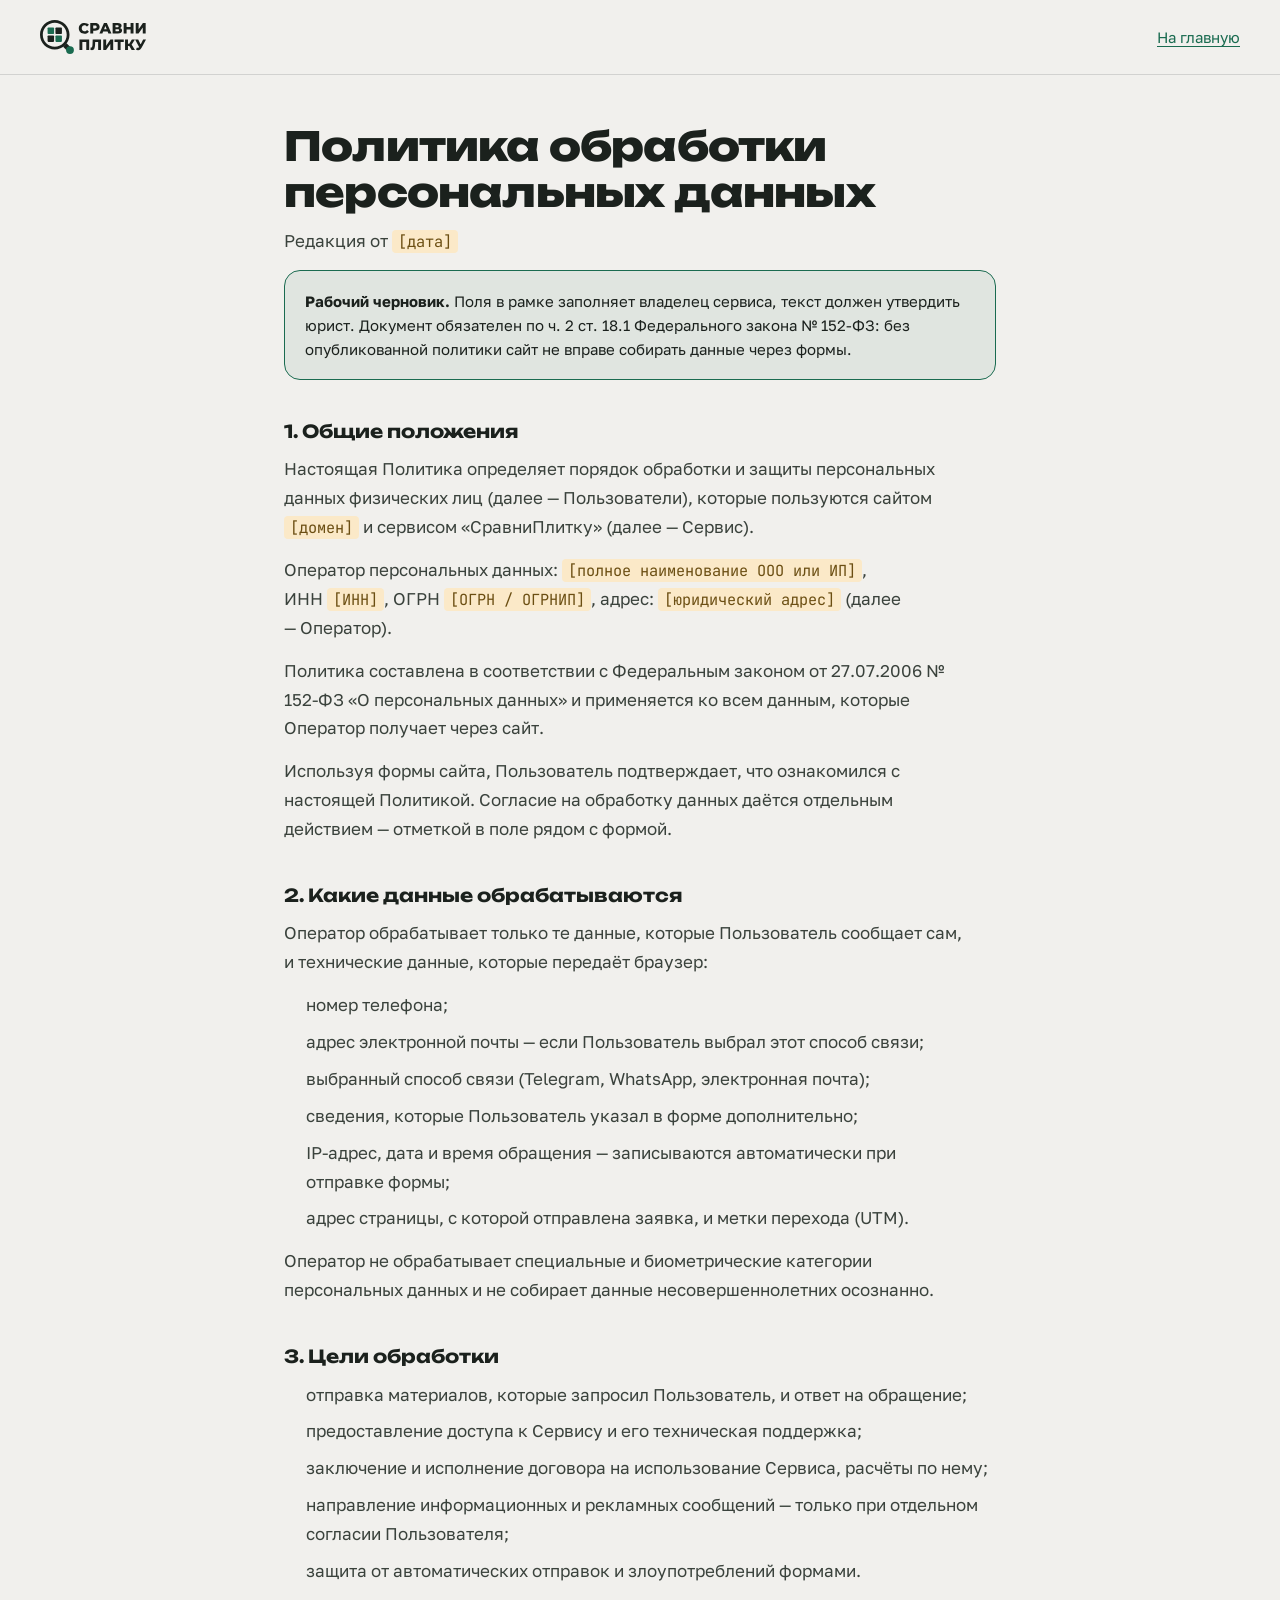
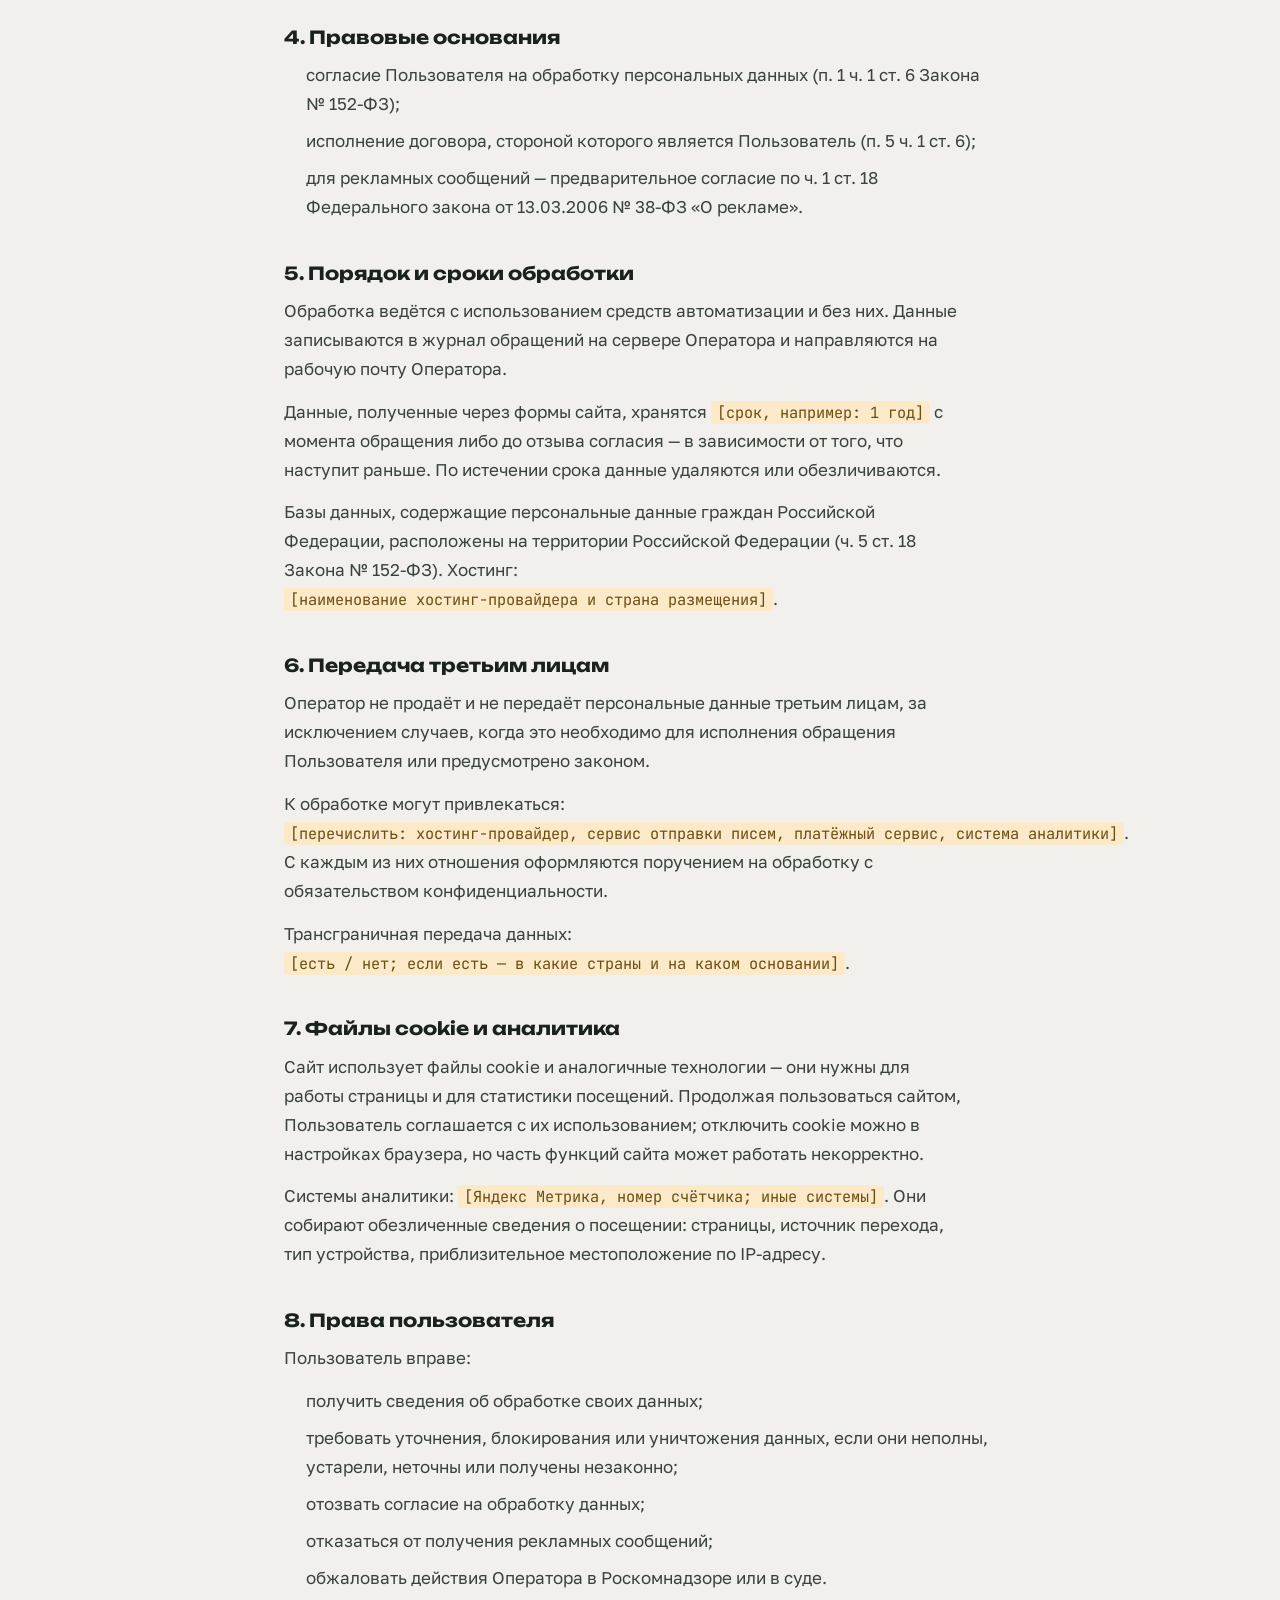
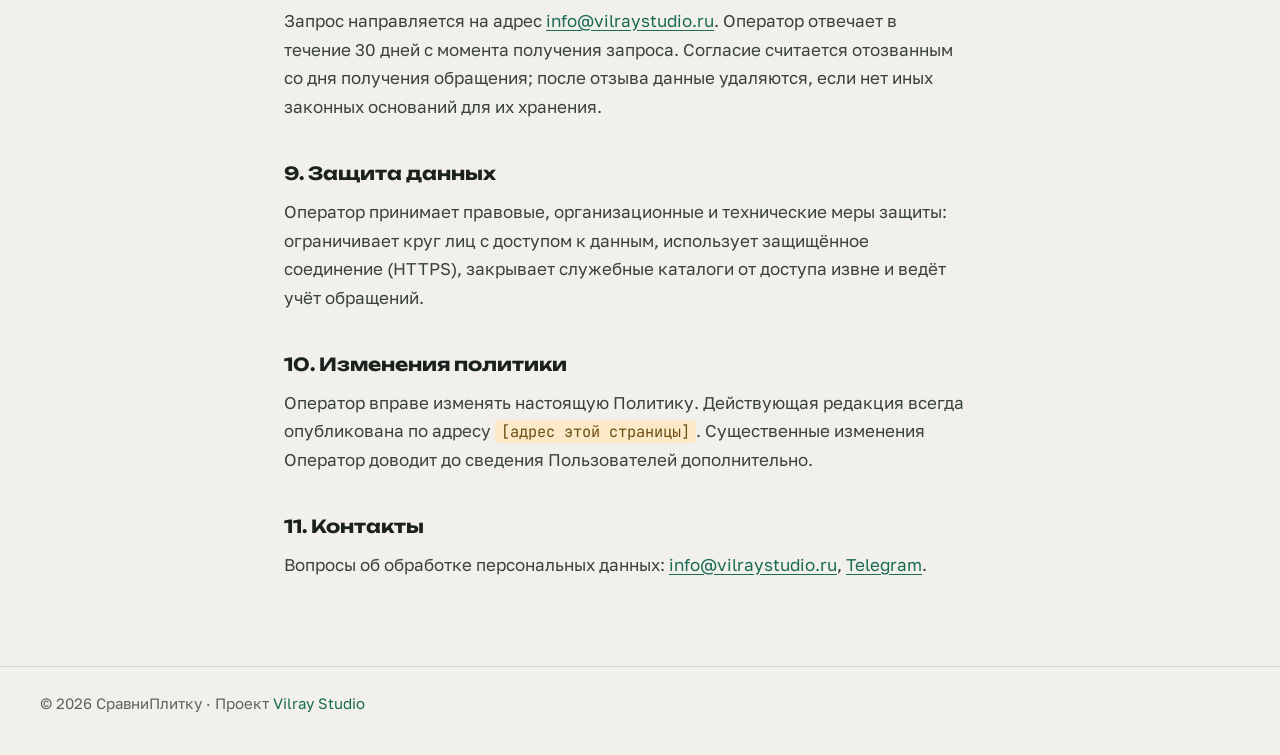
<file: docs/privacy.html>
<!DOCTYPE html>
<html lang="ru">
<head>
<meta charset="utf-8">
<meta name="viewport" content="width=device-width, initial-scale=1">

<title>Политика обработки персональных данных – СравниПлитку</title>
<meta name="description" content="Как сервис «СравниПлитку» собирает, использует и защищает персональные данные посетителей сайта.">
<meta name="robots" content="noindex">
<meta name="theme-color" content="#F2F3F0">

<link rel="icon" href="../assets/img/favicon.svg" type="image/svg+xml">
<link rel="apple-touch-icon" href="../assets/img/apple-touch-icon.png">

<!-- Шрифты лежат у нас: assets/css/fonts.css, файлы в assets/fonts/ -->
<link rel="preload" href="../assets/fonts/golos-text-cyrillic.woff2" as="font" type="font/woff2" crossorigin>
<link rel="stylesheet" href="../assets/css/fonts.css">

<link rel="stylesheet" href="../assets/css/tokens.css">
<link rel="stylesheet" href="../assets/css/base.css">
<link rel="stylesheet" href="../assets/css/doc.css">
</head>

<body class="doc-page">

<header class="doc-head">
  <div class="doc-head__inner container">
    <a class="doc-head__logo" href="../index.html">
      <img class="doc-head__logo-img" src="../assets/img/logo-full.svg" alt="СравниПлитку"
           width="3999" height="1284" decoding="async"></a>
    <a class="doc-head__back" href="../index.html">На главную</a>
  </div>
</header>

<main class="doc container">

  <h1 class="doc__title">Политика обработки персональных данных</h1>
  <p class="doc__meta">Редакция от <span class="fill">[дата]</span></p>

  <!-- Снять вместе с последним заполненным полем -->
  <div class="doc-draft">
    <strong>Рабочий черновик.</strong> Поля в рамке заполняет владелец сервиса,
    текст должен утвердить юрист. Документ обязателен по ч. 2 ст. 18.1
    Федерального закона № 152-ФЗ: без опубликованной политики сайт не вправе
    собирать данные через формы.
  </div>

  <h2>1. Общие положения</h2>
  <p>Настоящая Политика определяет порядок обработки и защиты персональных данных
    физических лиц (далее — Пользователи), которые пользуются сайтом
    <span class="fill">[домен]</span> и сервисом «СравниПлитку» (далее — Сервис).</p>
  <p>Оператор персональных данных: <span class="fill">[полное наименование ООО или ИП]</span>,
    ИНН <span class="fill">[ИНН]</span>, ОГРН <span class="fill">[ОГРН / ОГРНИП]</span>,
    адрес: <span class="fill">[юридический адрес]</span> (далее — Оператор).</p>
  <p>Политика составлена в соответствии с Федеральным законом от 27.07.2006 № 152-ФЗ
    «О персональных данных» и применяется ко всем данным, которые Оператор получает
    через сайт.</p>
  <p>Используя формы сайта, Пользователь подтверждает, что ознакомился с настоящей
    Политикой. Согласие на обработку данных даётся отдельным действием — отметкой
    в поле рядом с формой.</p>

  <h2>2. Какие данные обрабатываются</h2>
  <p>Оператор обрабатывает только те данные, которые Пользователь сообщает сам,
    и технические данные, которые передаёт браузер:</p>
  <ul>
    <li>номер телефона;</li>
    <li>адрес электронной почты — если Пользователь выбрал этот способ связи;</li>
    <li>выбранный способ связи (Telegram, WhatsApp, электронная почта);</li>
    <li>сведения, которые Пользователь указал в форме дополнительно;</li>
    <li>IP-адрес, дата и время обращения — записываются автоматически при отправке формы;</li>
    <li>адрес страницы, с которой отправлена заявка, и метки перехода (UTM).</li>
  </ul>
  <p>Оператор не обрабатывает специальные и биометрические категории персональных
    данных и не собирает данные несовершеннолетних осознанно.</p>

  <h2>3. Цели обработки</h2>
  <ul>
    <li>отправка материалов, которые запросил Пользователь, и ответ на обращение;</li>
    <li>предоставление доступа к Сервису и его техническая поддержка;</li>
    <li>заключение и исполнение договора на использование Сервиса, расчёты по нему;</li>
    <li>направление информационных и рекламных сообщений — только при отдельном
      согласии Пользователя;</li>
    <li>защита от автоматических отправок и злоупотреблений формами.</li>
  </ul>

  <h2>4. Правовые основания</h2>
  <ul>
    <li>согласие Пользователя на обработку персональных данных (п. 1 ч. 1 ст. 6
      Закона № 152-ФЗ);</li>
    <li>исполнение договора, стороной которого является Пользователь (п. 5 ч. 1 ст. 6);</li>
    <li>для рекламных сообщений — предварительное согласие по ч. 1 ст. 18
      Федерального закона от 13.03.2006 № 38-ФЗ «О рекламе».</li>
  </ul>

  <h2>5. Порядок и сроки обработки</h2>
  <p>Обработка ведётся с использованием средств автоматизации и без них. Данные
    записываются в журнал обращений на сервере Оператора и направляются на рабочую
    почту Оператора.</p>
  <p>Данные, полученные через формы сайта, хранятся <span class="fill">[срок, например: 1 год]</span>
    с момента обращения либо до отзыва согласия — в зависимости от того, что наступит
    раньше. По истечении срока данные удаляются или обезличиваются.</p>
  <p>Базы данных, содержащие персональные данные граждан Российской Федерации,
    расположены на территории Российской Федерации (ч. 5 ст. 18 Закона № 152-ФЗ).
    Хостинг: <span class="fill">[наименование хостинг-провайдера и страна размещения]</span>.</p>

  <h2>6. Передача третьим лицам</h2>
  <p>Оператор не продаёт и не передаёт персональные данные третьим лицам, за
    исключением случаев, когда это необходимо для исполнения обращения Пользователя
    или предусмотрено законом.</p>
  <p>К обработке могут привлекаться: <span class="fill">[перечислить: хостинг-провайдер,
    сервис отправки писем, платёжный сервис, система аналитики]</span>. С каждым из них
    отношения оформляются поручением на обработку с обязательством конфиденциальности.</p>
  <p>Трансграничная передача данных: <span class="fill">[есть / нет; если есть — в какие
    страны и на каком основании]</span>.</p>

  <h2>7. Файлы cookie и аналитика</h2>
  <p>Сайт использует файлы cookie и аналогичные технологии — они нужны для работы
    страницы и для статистики посещений. Продолжая пользоваться сайтом, Пользователь
    соглашается с их использованием; отключить cookie можно в настройках браузера,
    но часть функций сайта может работать некорректно.</p>
  <p>Системы аналитики: <span class="fill">[Яндекс Метрика, номер счётчика; иные системы]</span>.
    Они собирают обезличенные сведения о посещении: страницы, источник перехода,
    тип устройства, приблизительное местоположение по IP-адресу.</p>

  <h2>8. Права пользователя</h2>
  <p>Пользователь вправе:</p>
  <ul>
    <li>получить сведения об обработке своих данных;</li>
    <li>требовать уточнения, блокирования или уничтожения данных, если они неполны,
      устарели, неточны или получены незаконно;</li>
    <li>отозвать согласие на обработку данных;</li>
    <li>отказаться от получения рекламных сообщений;</li>
    <li>обжаловать действия Оператора в Роскомнадзоре или в суде.</li>
  </ul>
  <p>Запрос направляется на адрес <a href="mailto:info@vilraystudio.ru">info@vilraystudio.ru</a>.
    Оператор отвечает в течение 30 дней с момента получения запроса. Согласие
    считается отозванным со дня получения обращения; после отзыва данные удаляются,
    если нет иных законных оснований для их хранения.</p>

  <h2>9. Защита данных</h2>
  <p>Оператор принимает правовые, организационные и технические меры защиты:
    ограничивает круг лиц с доступом к данным, использует защищённое соединение (HTTPS),
    закрывает служебные каталоги от доступа извне и ведёт учёт обращений.</p>

  <h2>10. Изменения политики</h2>
  <p>Оператор вправе изменять настоящую Политику. Действующая редакция всегда
    опубликована по адресу <span class="fill">[адрес этой страницы]</span>. Существенные
    изменения Оператор доводит до сведения Пользователей дополнительно.</p>

  <h2>11. Контакты</h2>
  <p>Вопросы об обработке персональных данных: <a href="mailto:info@vilraystudio.ru">info@vilraystudio.ru</a>,
    <a href="https://t.me/emmiatrey" rel="noopener">Telegram</a>.</p>

</main>

<footer class="doc-foot container">
  © 2026 СравниПлитку · Проект <a href="https://vilraystudio.ru/" rel="noopener">Vilray Studio</a>
</footer>

</body>
</html>
</file>
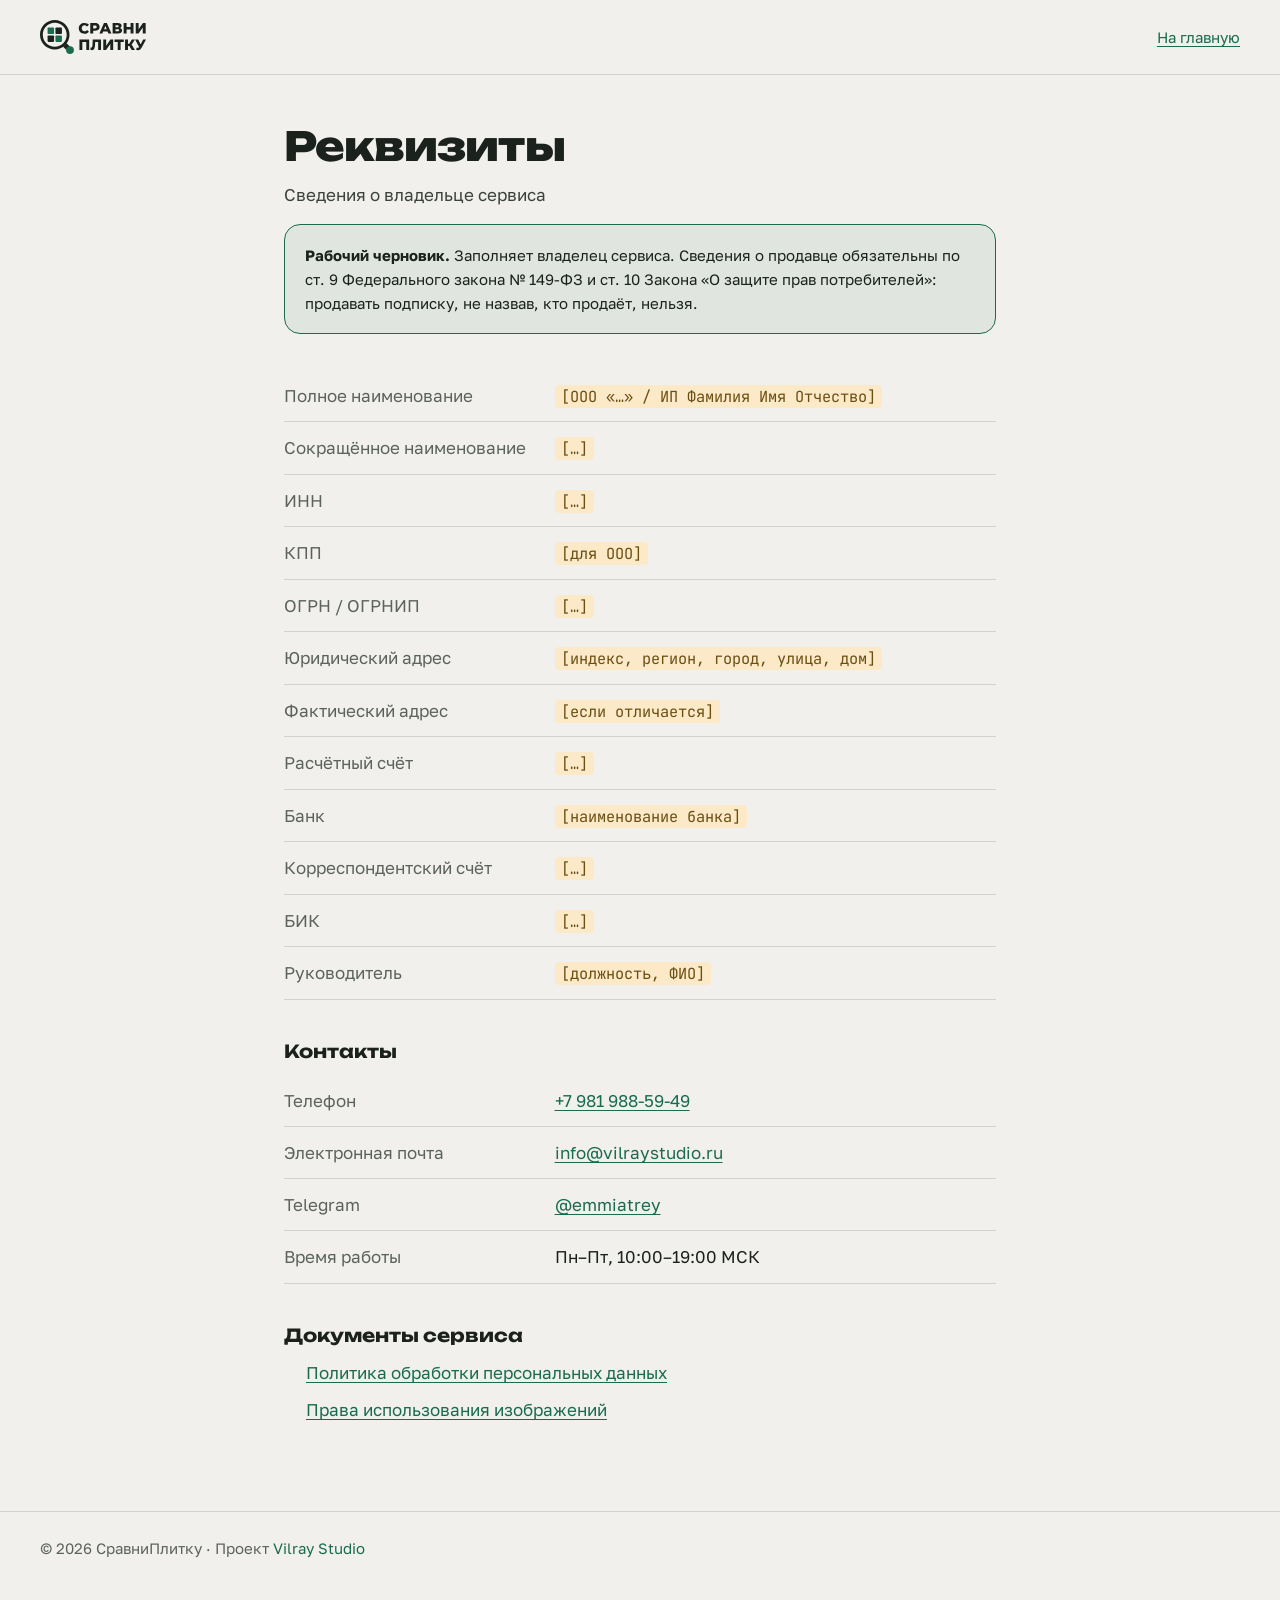
<file: docs/requisites.html>
<!DOCTYPE html>
<html lang="ru">
<head>
<meta charset="utf-8">
<meta name="viewport" content="width=device-width, initial-scale=1">

<title>Реквизиты – СравниПлитку</title>
<meta name="description" content="Сведения о владельце сервиса «СравниПлитку» и реквизиты для оплаты.">
<meta name="robots" content="noindex">
<meta name="theme-color" content="#F2F3F0">

<link rel="icon" href="../assets/img/favicon.svg" type="image/svg+xml">
<link rel="apple-touch-icon" href="../assets/img/apple-touch-icon.png">

<!-- Шрифты лежат у нас: assets/css/fonts.css, файлы в assets/fonts/ -->
<link rel="preload" href="../assets/fonts/golos-text-cyrillic.woff2" as="font" type="font/woff2" crossorigin>
<link rel="stylesheet" href="../assets/css/fonts.css">

<link rel="stylesheet" href="../assets/css/tokens.css">
<link rel="stylesheet" href="../assets/css/base.css">
<link rel="stylesheet" href="../assets/css/doc.css">
</head>

<body class="doc-page">

<header class="doc-head">
  <div class="doc-head__inner container">
    <a class="doc-head__logo" href="../index.html">
      <img class="doc-head__logo-img" src="../assets/img/logo-full.svg" alt="СравниПлитку"
           width="3999" height="1284" decoding="async"></a>
    <a class="doc-head__back" href="../index.html">На главную</a>
  </div>
</header>

<main class="doc container">

  <h1 class="doc__title">Реквизиты</h1>
  <p class="doc__meta">Сведения о владельце сервиса</p>

  <div class="doc-draft">
    <strong>Рабочий черновик.</strong> Заполняет владелец сервиса. Сведения о продавце
    обязательны по ст. 9 Федерального закона № 149-ФЗ и ст. 10 Закона «О защите прав
    потребителей»: продавать подписку, не назвав, кто продаёт, нельзя.
  </div>

  <table class="doc-table">
    <tbody>
      <tr><th>Полное наименование</th><td><span class="fill">[ООО «…» / ИП Фамилия Имя Отчество]</span></td></tr>
      <tr><th>Сокращённое наименование</th><td><span class="fill">[…]</span></td></tr>
      <tr><th>ИНН</th><td><span class="fill">[…]</span></td></tr>
      <tr><th>КПП</th><td><span class="fill">[для ООО]</span></td></tr>
      <tr><th>ОГРН / ОГРНИП</th><td><span class="fill">[…]</span></td></tr>
      <tr><th>Юридический адрес</th><td><span class="fill">[индекс, регион, город, улица, дом]</span></td></tr>
      <tr><th>Фактический адрес</th><td><span class="fill">[если отличается]</span></td></tr>
      <tr><th>Расчётный счёт</th><td><span class="fill">[…]</span></td></tr>
      <tr><th>Банк</th><td><span class="fill">[наименование банка]</span></td></tr>
      <tr><th>Корреспондентский счёт</th><td><span class="fill">[…]</span></td></tr>
      <tr><th>БИК</th><td><span class="fill">[…]</span></td></tr>
      <tr><th>Руководитель</th><td><span class="fill">[должность, ФИО]</span></td></tr>
    </tbody>
  </table>

  <h2>Контакты</h2>
  <table class="doc-table">
    <tbody>
      <tr><th>Телефон</th><td><a href="tel:+79819885949">+7 981 988-59-49</a></td></tr>
      <tr><th>Электронная почта</th><td><a href="mailto:info@vilraystudio.ru">info@vilraystudio.ru</a></td></tr>
      <tr><th>Telegram</th><td><a href="https://t.me/emmiatrey" rel="noopener">@emmiatrey</a></td></tr>
      <tr><th>Время работы</th><td>Пн–Пт, 10:00–19:00 МСК</td></tr>
    </tbody>
  </table>

  <h2>Документы сервиса</h2>
  <ul>
    <li><a href="privacy.html">Политика обработки персональных данных</a></li>
    <li><a href="terms.html">Права использования изображений</a></li>
  </ul>

</main>

<footer class="doc-foot container">
  © 2026 СравниПлитку · Проект <a href="https://vilraystudio.ru/" rel="noopener">Vilray Studio</a>
</footer>

</body>
</html>
</file>
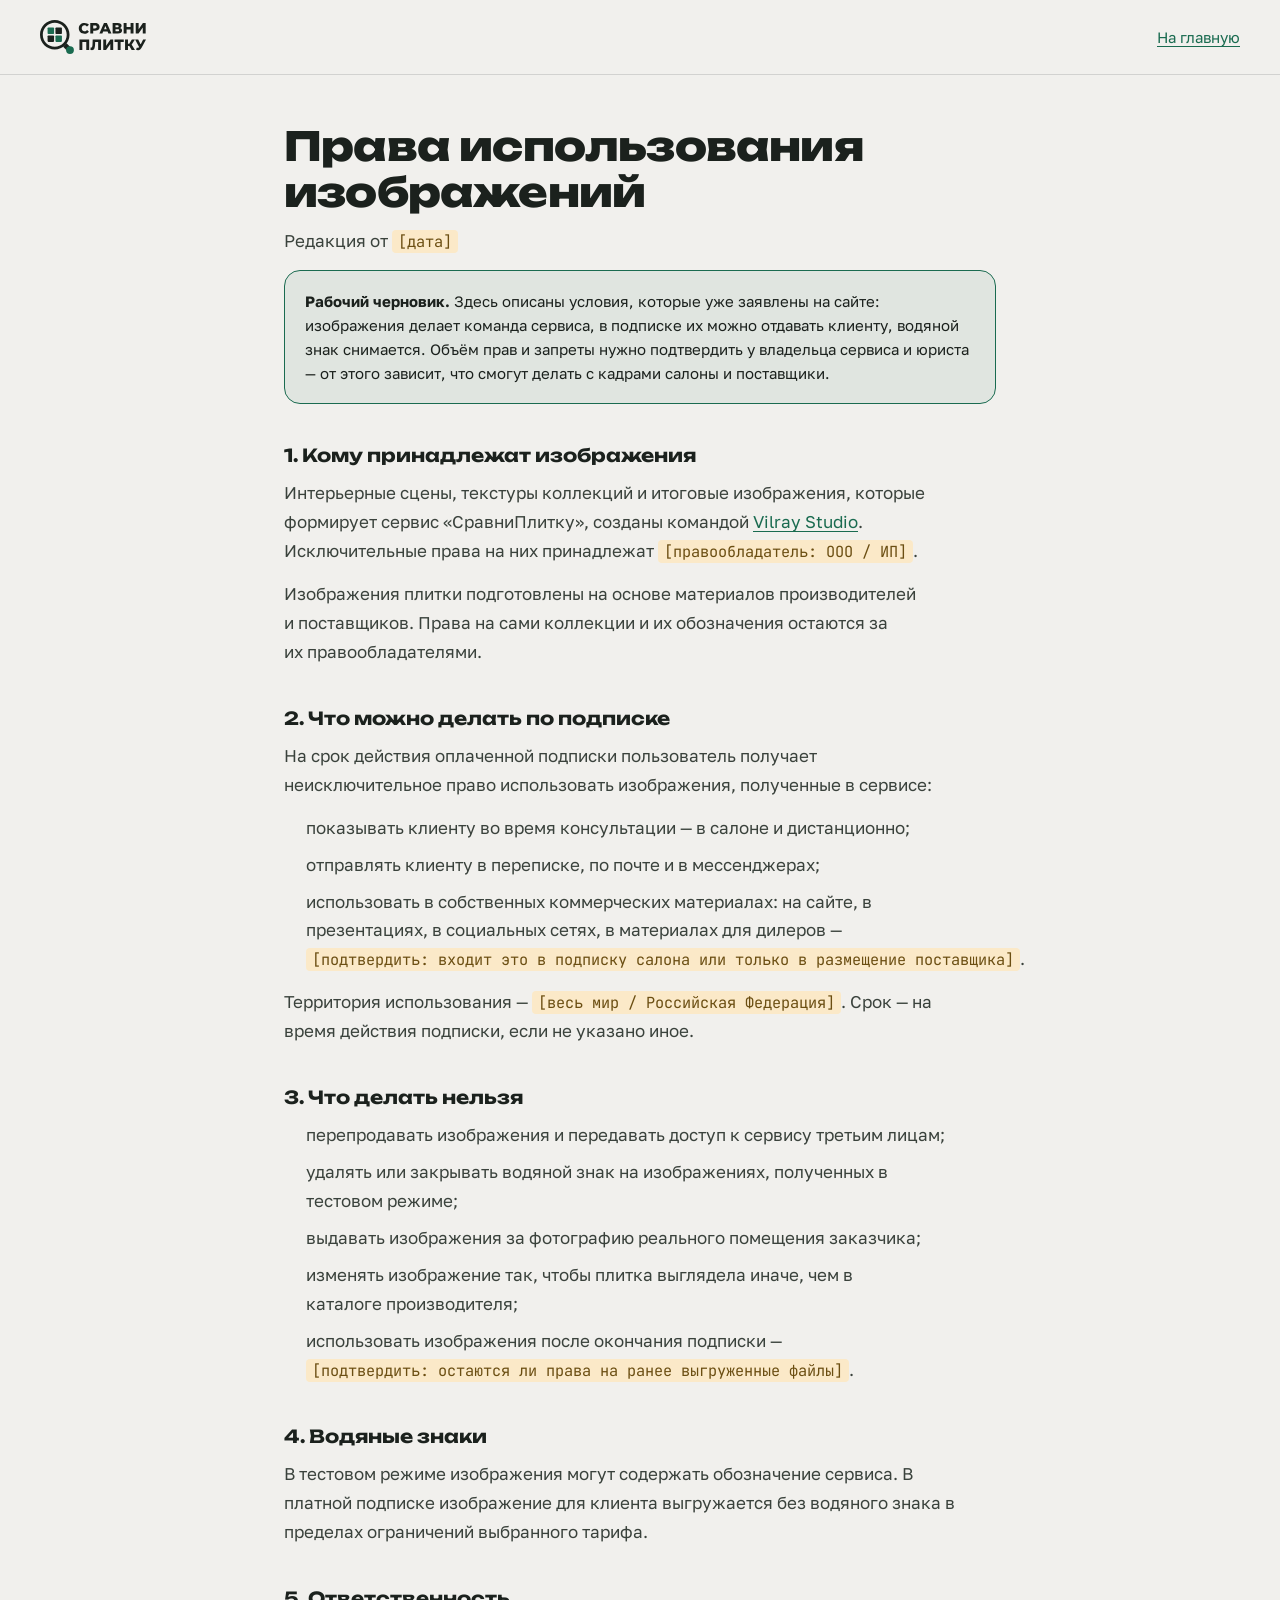
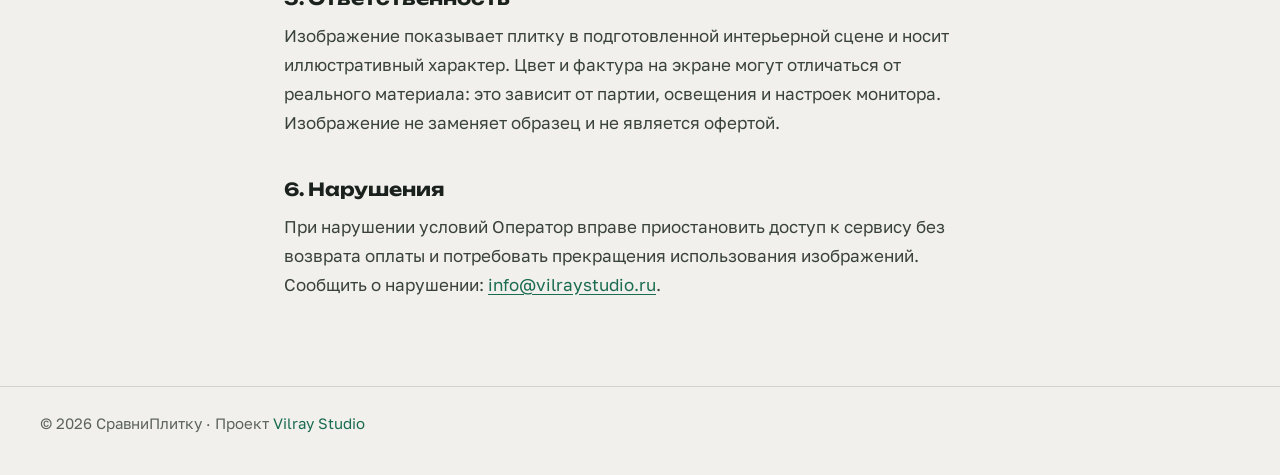
<file: docs/terms.html>
<!DOCTYPE html>
<html lang="ru">
<head>
<meta charset="utf-8">
<meta name="viewport" content="width=device-width, initial-scale=1">

<title>Права использования изображений – СравниПлитку</title>
<meta name="description" content="На каких условиях можно использовать изображения, полученные в сервисе «СравниПлитку».">
<meta name="robots" content="noindex">
<meta name="theme-color" content="#F2F3F0">

<link rel="icon" href="../assets/img/favicon.svg" type="image/svg+xml">
<link rel="apple-touch-icon" href="../assets/img/apple-touch-icon.png">

<!-- Шрифты лежат у нас: assets/css/fonts.css, файлы в assets/fonts/ -->
<link rel="preload" href="../assets/fonts/golos-text-cyrillic.woff2" as="font" type="font/woff2" crossorigin>
<link rel="stylesheet" href="../assets/css/fonts.css">

<link rel="stylesheet" href="../assets/css/tokens.css">
<link rel="stylesheet" href="../assets/css/base.css">
<link rel="stylesheet" href="../assets/css/doc.css">
</head>

<body class="doc-page">

<header class="doc-head">
  <div class="doc-head__inner container">
    <a class="doc-head__logo" href="../index.html">
      <img class="doc-head__logo-img" src="../assets/img/logo-full.svg" alt="СравниПлитку"
           width="3999" height="1284" decoding="async"></a>
    <a class="doc-head__back" href="../index.html">На главную</a>
  </div>
</header>

<main class="doc container">

  <h1 class="doc__title">Права использования изображений</h1>
  <p class="doc__meta">Редакция от <span class="fill">[дата]</span></p>

  <div class="doc-draft">
    <strong>Рабочий черновик.</strong> Здесь описаны условия, которые уже заявлены
    на сайте: изображения делает команда сервиса, в подписке их можно отдавать
    клиенту, водяной знак снимается. Объём прав и запреты нужно подтвердить
    у владельца сервиса и юриста — от этого зависит, что смогут делать с кадрами
    салоны и поставщики.
  </div>

  <h2>1. Кому принадлежат изображения</h2>
  <p>Интерьерные сцены, текстуры коллекций и итоговые изображения, которые
    формирует сервис «СравниПлитку», созданы командой
    <a href="https://vilraystudio.ru/" rel="noopener">Vilray Studio</a>. Исключительные
    права на них принадлежат <span class="fill">[правообладатель: ООО / ИП]</span>.</p>
  <p>Изображения плитки подготовлены на основе материалов производителей и
    поставщиков. Права на сами коллекции и их обозначения остаются за их
    правообладателями.</p>

  <h2>2. Что можно делать по подписке</h2>
  <p>На срок действия оплаченной подписки пользователь получает неисключительное
    право использовать изображения, полученные в сервисе:</p>
  <ul>
    <li>показывать клиенту во время консультации — в салоне и дистанционно;</li>
    <li>отправлять клиенту в переписке, по почте и в мессенджерах;</li>
    <li>использовать в собственных коммерческих материалах: на сайте, в презентациях,
      в социальных сетях, в материалах для дилеров — <span class="fill">[подтвердить: входит
      это в подписку салона или только в размещение поставщика]</span>.</li>
  </ul>
  <p>Территория использования — <span class="fill">[весь мир / Российская Федерация]</span>.
    Срок — на время действия подписки, если не указано иное.</p>

  <h2>3. Что делать нельзя</h2>
  <ul>
    <li>перепродавать изображения и передавать доступ к сервису третьим лицам;</li>
    <li>удалять или закрывать водяной знак на изображениях, полученных в тестовом
      режиме;</li>
    <li>выдавать изображения за фотографию реального помещения заказчика;</li>
    <li>изменять изображение так, чтобы плитка выглядела иначе, чем в каталоге
      производителя;</li>
    <li>использовать изображения после окончания подписки —
      <span class="fill">[подтвердить: остаются ли права на ранее выгруженные файлы]</span>.</li>
  </ul>

  <h2>4. Водяные знаки</h2>
  <p>В тестовом режиме изображения могут содержать обозначение сервиса. В платной
    подписке изображение для клиента выгружается без водяного знака в пределах
    ограничений выбранного тарифа.</p>

  <h2>5. Ответственность</h2>
  <p>Изображение показывает плитку в подготовленной интерьерной сцене и носит
    иллюстративный характер. Цвет и фактура на экране могут отличаться от реального
    материала: это зависит от партии, освещения и настроек монитора. Изображение
    не заменяет образец и не является офертой.</p>

  <h2>6. Нарушения</h2>
  <p>При нарушении условий Оператор вправе приостановить доступ к сервису без
    возврата оплаты и потребовать прекращения использования изображений.
    Сообщить о нарушении: <a href="mailto:info@vilraystudio.ru">info@vilraystudio.ru</a>.</p>

</main>

<footer class="doc-foot container">
  © 2026 СравниПлитку · Проект <a href="https://vilraystudio.ru/" rel="noopener">Vilray Studio</a>
</footer>

</body>
</html>
</file>
<file: assets/css/fonts.css>
/* ============================================================
   fonts.css — шрифты лежат у нас, а не у Google.

   Раньше страница тянула их с fonts.googleapis.com: IP каждого посетителя
   уходил в США, а это трансграничная передача данных, которую российскому
   оператору нужно декларировать. Заодно ушла внешняя зависимость —
   страница больше не ждёт чужой домен, чтобы нарисовать текст.

   Все три гарнитуры вариативные: один файл обслуживает все начертания
   своего подмножества, поэтому файлов шесть, а объявлений больше.
   Начертания взяты ровно те, что стоят в CSS проекта; подмножества —
   кириллица и латиница.

   Лицензия у всех трёх — OFL, размещение у себя разрешено.

   font-display: swap: текст виден сразу системным шрифтом и подменяется,
   когда файл доедет. Пустой страницы в ожидании шрифта не бывает.
   ============================================================ */

@font-face {
  font-family: 'Unbounded';
  font-style: normal;
  font-weight: 600;
  font-display: swap;
  src: url('../fonts/unbounded-cyrillic.woff2') format('woff2');
  unicode-range: U+0301, U+0400-045F, U+0490-0491, U+04B0-04B1, U+2116;
}

@font-face {
  font-family: 'Unbounded';
  font-style: normal;
  font-weight: 600;
  font-display: swap;
  src: url('../fonts/unbounded-latin.woff2') format('woff2');
  unicode-range: U+0000-00FF, U+0131, U+0152-0153, U+02BB-02BC, U+02C6, U+02DA, U+02DC, U+0304, U+0308, U+0329, U+2000-206F, U+20AC, U+2122, U+2191, U+2193, U+2212, U+2215, U+FEFF, U+FFFD;
}

@font-face {
  font-family: 'Unbounded';
  font-style: normal;
  font-weight: 700;
  font-display: swap;
  src: url('../fonts/unbounded-cyrillic.woff2') format('woff2');
  unicode-range: U+0301, U+0400-045F, U+0490-0491, U+04B0-04B1, U+2116;
}

@font-face {
  font-family: 'Unbounded';
  font-style: normal;
  font-weight: 700;
  font-display: swap;
  src: url('../fonts/unbounded-latin.woff2') format('woff2');
  unicode-range: U+0000-00FF, U+0131, U+0152-0153, U+02BB-02BC, U+02C6, U+02DA, U+02DC, U+0304, U+0308, U+0329, U+2000-206F, U+20AC, U+2122, U+2191, U+2193, U+2212, U+2215, U+FEFF, U+FFFD;
}

@font-face {
  font-family: 'Unbounded';
  font-style: normal;
  font-weight: 800;
  font-display: swap;
  src: url('../fonts/unbounded-cyrillic.woff2') format('woff2');
  unicode-range: U+0301, U+0400-045F, U+0490-0491, U+04B0-04B1, U+2116;
}

@font-face {
  font-family: 'Unbounded';
  font-style: normal;
  font-weight: 800;
  font-display: swap;
  src: url('../fonts/unbounded-latin.woff2') format('woff2');
  unicode-range: U+0000-00FF, U+0131, U+0152-0153, U+02BB-02BC, U+02C6, U+02DA, U+02DC, U+0304, U+0308, U+0329, U+2000-206F, U+20AC, U+2122, U+2191, U+2193, U+2212, U+2215, U+FEFF, U+FFFD;
}

@font-face {
  font-family: 'Golos Text';
  font-style: normal;
  font-weight: 400;
  font-display: swap;
  src: url('../fonts/golos-text-cyrillic.woff2') format('woff2');
  unicode-range: U+0301, U+0400-045F, U+0490-0491, U+04B0-04B1, U+2116;
}

@font-face {
  font-family: 'Golos Text';
  font-style: normal;
  font-weight: 400;
  font-display: swap;
  src: url('../fonts/golos-text-latin.woff2') format('woff2');
  unicode-range: U+0000-00FF, U+0131, U+0152-0153, U+02BB-02BC, U+02C6, U+02DA, U+02DC, U+0304, U+0308, U+0329, U+2000-206F, U+20AC, U+2122, U+2191, U+2193, U+2212, U+2215, U+FEFF, U+FFFD;
}

@font-face {
  font-family: 'Golos Text';
  font-style: normal;
  font-weight: 500;
  font-display: swap;
  src: url('../fonts/golos-text-cyrillic.woff2') format('woff2');
  unicode-range: U+0301, U+0400-045F, U+0490-0491, U+04B0-04B1, U+2116;
}

@font-face {
  font-family: 'Golos Text';
  font-style: normal;
  font-weight: 500;
  font-display: swap;
  src: url('../fonts/golos-text-latin.woff2') format('woff2');
  unicode-range: U+0000-00FF, U+0131, U+0152-0153, U+02BB-02BC, U+02C6, U+02DA, U+02DC, U+0304, U+0308, U+0329, U+2000-206F, U+20AC, U+2122, U+2191, U+2193, U+2212, U+2215, U+FEFF, U+FFFD;
}

@font-face {
  font-family: 'Golos Text';
  font-style: normal;
  font-weight: 600;
  font-display: swap;
  src: url('../fonts/golos-text-cyrillic.woff2') format('woff2');
  unicode-range: U+0301, U+0400-045F, U+0490-0491, U+04B0-04B1, U+2116;
}

@font-face {
  font-family: 'Golos Text';
  font-style: normal;
  font-weight: 600;
  font-display: swap;
  src: url('../fonts/golos-text-latin.woff2') format('woff2');
  unicode-range: U+0000-00FF, U+0131, U+0152-0153, U+02BB-02BC, U+02C6, U+02DA, U+02DC, U+0304, U+0308, U+0329, U+2000-206F, U+20AC, U+2122, U+2191, U+2193, U+2212, U+2215, U+FEFF, U+FFFD;
}

@font-face {
  font-family: 'Golos Text';
  font-style: normal;
  font-weight: 700;
  font-display: swap;
  src: url('../fonts/golos-text-cyrillic.woff2') format('woff2');
  unicode-range: U+0301, U+0400-045F, U+0490-0491, U+04B0-04B1, U+2116;
}

@font-face {
  font-family: 'Golos Text';
  font-style: normal;
  font-weight: 700;
  font-display: swap;
  src: url('../fonts/golos-text-latin.woff2') format('woff2');
  unicode-range: U+0000-00FF, U+0131, U+0152-0153, U+02BB-02BC, U+02C6, U+02DA, U+02DC, U+0304, U+0308, U+0329, U+2000-206F, U+20AC, U+2122, U+2191, U+2193, U+2212, U+2215, U+FEFF, U+FFFD;
}

@font-face {
  font-family: 'JetBrains Mono';
  font-style: normal;
  font-weight: 400;
  font-display: swap;
  src: url('../fonts/jetbrains-mono-cyrillic.woff2') format('woff2');
  unicode-range: U+0301, U+0400-045F, U+0490-0491, U+04B0-04B1, U+2116;
}

@font-face {
  font-family: 'JetBrains Mono';
  font-style: normal;
  font-weight: 400;
  font-display: swap;
  src: url('../fonts/jetbrains-mono-latin.woff2') format('woff2');
  unicode-range: U+0000-00FF, U+0131, U+0152-0153, U+02BB-02BC, U+02C6, U+02DA, U+02DC, U+0304, U+0308, U+0329, U+2000-206F, U+20AC, U+2122, U+2191, U+2193, U+2212, U+2215, U+FEFF, U+FFFD;
}

@font-face {
  font-family: 'JetBrains Mono';
  font-style: normal;
  font-weight: 500;
  font-display: swap;
  src: url('../fonts/jetbrains-mono-cyrillic.woff2') format('woff2');
  unicode-range: U+0301, U+0400-045F, U+0490-0491, U+04B0-04B1, U+2116;
}

@font-face {
  font-family: 'JetBrains Mono';
  font-style: normal;
  font-weight: 500;
  font-display: swap;
  src: url('../fonts/jetbrains-mono-latin.woff2') format('woff2');
  unicode-range: U+0000-00FF, U+0131, U+0152-0153, U+02BB-02BC, U+02C6, U+02DA, U+02DC, U+0304, U+0308, U+0329, U+2000-206F, U+20AC, U+2122, U+2191, U+2193, U+2212, U+2215, U+FEFF, U+FFFD;
}
</file>
<file: assets/css/tokens.css>
/* ============================================================
   СравниПлитку — дизайн-токены
   Значения перенесены из design/Landing v2.dc.html (инлайн-стили)
   и таблиц раздела «Design Tokens» в README хендоффа.
   Менять только по согласованию — см. «Constraints» в хендоффе.
   ============================================================ */

:root {
  /* ---------- Цвет (CANON §1) ----------
     Распределение площадей 70/20/10: бумага и белое / тёмное / зелёное.
     Зелёный работает точками — кнопки, рубрики, номера, — а не полосами:
     полноширинных цветных блоков на странице ровно один, тёмный. */

  /* Светлые поверхности */
  --c-bg:            #F1F0ED; /* бумага */
  --c-surface:       #FFFFFF; /* карточки на бумаге */
  --c-surface-2:     #F7F7F4; /* вложенные поверхности, поля ввода */
  --c-control-bg:    #E7E6E2; /* обойма сегмент-контрола, CANON §5 */
  --c-slot:          #E7E6E2; /* подложка слота изображения */

  /* Текст на светлом. Ниже --c-ink-3 подписи не опускаем: канон
     требует минимум 4.5:1 для тела и 7:1 для мелких подписей. */
  --c-ink:           #1B211D; /* заголовки, тёмные секции */
  --c-ink-2:         #3A423C; /* основной текст абзацев */
  --c-ink-3:         #5C635D; /* подписи, мета, лейблы */

  /* Линии */
  --c-line:          rgba(27, 33, 29, .14);
  --c-line-field:    rgba(27, 33, 29, .28);

  /* Зелёный — только действие и акценты */
  --c-accent:        #1A6B50;
  --c-accent-hover:  #14523E;
  --c-accent-press:  #12513C; /* :active кнопок */
  --c-accent-light:  #7BC0A3; /* акцент на тёмном (V6) */
  --c-accent-soft:   rgba(26, 107, 80, .08);
  /* Тот же тон 160° и та же насыщенность 61%, что у --c-accent, только
     светлота 14% вместо 26%: подложка кадра видео, градиент панели
     управления и тени вокруг них. Чёрного в блоке видео нет. */
  --c-accent-deep:   #0E3A2B;

  /* Тёплый — только выгода, скидка, срок */

  /* Тёмные поверхности */
  --c-dark:          #1B211D;
  --c-dark-card:     rgba(255, 255, 255, .05);
  --c-dark-line:     rgba(255, 255, 255, .14);
  --c-on-dark:       #E4E7E3;
  --c-on-dark-2:     #C8CFC9;
  --c-on-dark-3:     #A8B2AC; /* время и иконки в обойме видео */ /* минимум, ниже не опускаться */

  /* Полупрозрачные */
  /* Подложка контрола поверх видео: кадр ничем не закрыт, контраст
     держит плашка ровно под кнопкой (FIXES_ROUND2 1.1) */
  --c-control-dark:       rgba(14, 18, 15, .72);
  --c-control-dark-hover: rgba(14, 18, 15, .86);

  --c-glass:         rgba(241, 240, 237, .86); /* плашка шапки, CANON §6 */
  --c-overlay:       rgba(27, 33, 29, .82);    /* подписи-оверлеи */

  /* ---------- Шрифты ---------- */
  --font-display: 'Unbounded', 'Golos Text', system-ui, sans-serif;
  --font-body:    'Golos Text', system-ui, -apple-system, 'Segoe UI', sans-serif;
  --font-mono:    'JetBrains Mono', ui-monospace, 'Cascadia Mono', Consolas, monospace;

  /* ---------- Типографическая шкала (CANON §2) ----------
     Размеров вне этого списка на странице быть не должно. */
  /* Display — не «всегда 88px»: ступень действует, только если H1 занимает
     одну колонку. В двухколоночном первом экране это 56px (FIX-01 F1). */
  --fs-display: 52px;  --lh-display: 1.02;  --tr-display: -.03em;
  --fs-stat:    34px;  /* число в полосе статистики (HERO_FIXES §10; канон
                          давал 44px, но при нём единица «минуты» делала
                          колонку втрое шире соседних). Единица набирается
                          --fs-sub на общей базовой линии. */
  --fs-h2:      40px;  --lh-h2:      1.08;  --tr-h2:      -.015em;
  --fs-h3:      24px;  --lh-h3:      1.25;
  --fs-lead:    20px;  --lh-lead:    1.55;
  --fs-body:    17px;  --lh-body:    1.6;
  --fs-small:   15px;  --lh-small:   1.5;
  --fs-label:   12px;  --lh-label:   1;     --tr-label:   .1em;

  /* Кегли отдельных блоков. Канон §2 их не содержит: размеры пришли
     из ТЗ на блоки «Кто сделал сервис» и «Салонам / Поставщикам».
     Держим здесь, а не в правилах, чтобы правка шкалы была правкой
     одного файла. Мобильные ступени переопределяются в адаптиве. */
  --fs-block:      40px;  /* заголовок блока внутри секции */
  --fs-block-lead: 18px;  /* лид под таким заголовком */
  --fs-letter:     26px;  /* первая фраза письма основателя */
  --fs-sub:        18px;  /* подзаголовок шага, вопрос, имя */
  --fs-note:       16px;  /* описание шага */
  --fs-meta:       13px;  /* моно-строки под кнопкой и номера шагов */

  /* Мера строки: канон требует 62ch, на тёмном — 56ch */
  --measure:      62ch;
  --measure-dark: 56ch;

  /* ---------- Сетка и ритм (CANON §3) ---------- */
  /* Канон §3 называл 1200px, но эталон геометрии собран на содержимом
     1358px (колонки первого экрана 655+655 при зазоре 48). Берём эталон:
     на 1200 заголовок 56px уходит в четыре строки вместо трёх, а кадр
     становится ниже текстовой колонки. */
  --container:  1440px;
  --gutter:     40px;   /* ≥1024; ниже — в адаптиве */
  --col-gap:    24px;   /* зазор колонок 12-колоночной сетки */
  --header-h:   64px;   /* CANON §6 */

  /* Вертикальный ритм: ровно два значения, промежуточных не бывает.
     Половина отступа лежит на каждой секции. */
  --rhythm-half:   48px;  /* 48 + 48 = 96 между секциями одного типа */
  --rhythm-switch: 80px;  /* 48 + 80 = 128 на смене типа */

  /* ---------- Радиусы ----------
     Лестница закрывает все скругления страницы. Названы были четыре
     ступени из семи, и новый блок брал ту, что ближе скопировали:
     карточки разъезжались между 8px и 12px. */
  /* Три значения вместо прежних семи (2/3/4/5/6/8/12): шкала стала
     смысловой, и по имени токена видно, к чему он применяется
     (LANDING_FIXES A3). Значений вне этой шкалы на странице нет. */
  --r-control:  4px;  /* кнопки, бейджи, плашки, поля ввода, сегменты */
  --r-media:    8px;  /* кадры видео, фото, изображения внутри карточек */
  --r-card:    16px;  /* крупные карточки-контейнеры */

  /* ---------- Тени ----------
     Первые две выданы каноном точечно: подложка активного сегмента
     и кадр первого экрана, который выходит за край страницы. Третья —
     кадр длинного видео; она подкрашена изумрудом, а не нейтральным
     тёмным, чтобы блок не выпадал из палитры кнопок. */
  --shadow-control: 0 1px 2px rgba(0, 0, 0, .08);
  --shadow-media:  -8px 12px 40px rgba(27, 33, 29, .12);
  --shadow-player:  0 18px 48px rgba(14, 58, 43, .20);
  /* Корпус монитора на первом экране. Две тени, а не одна: ближняя
     держит контакт белого корпуса с бумажным фоном (одного тона они
     не одного, но разница мала и без контактной тени корпус читается
     как дырка в фоне), дальняя даёт объём. Смещение влево — корпус
     уходит за правый край окна, справа тень всё равно обрезается. */
  --shadow-monitor: -2px 3px 8px rgba(27, 33, 29, .07),
                   -12px 22px 60px rgba(27, 33, 29, .16);

  /* ---------- Переходы ---------- */
  --t-fast: .2s ease;

  /* Длительности движения (MOTION). Больше 400ms не используем нигде:
     дольше человек воспринимает переход как задержку интерфейса. */
  --dur-fast: 140ms;  /* цвет, фон, граница — реакция на курсор */
  --dur-base: 200ms;  /* смена состояния контрола */
  --dur-slow: 320ms;  /* появление блока */
  --ease: cubic-bezier(.2, .7, .3, 1);   /* ease-out, без пружин */
}
</file>
<file: assets/css/base.css>
/* ============================================================
   СравниПлитку — сброс, базовая типографика, контейнеры
   ============================================================ */

*,
*::before,
*::after { margin: 0; padding: 0; box-sizing: border-box; }

html {
  scroll-behavior: smooth;
  -webkit-text-size-adjust: 100%;
  /* Канон §6 называет 80px, но при шапке 64px это даёт зазор 16px,
     а критерий приёмки U1 требует минимум 24px. Считаем от высоты
     шапки — тогда правило переживёт и двухэтажную мобильную шапку. */
  scroll-padding-top: calc(var(--header-h) + 24px);
}

body {
  background: var(--c-bg);
  color: var(--c-ink);
  font-family: var(--font-body);
  font-size: var(--fs-body);
  line-height: 1.6;
  -webkit-font-smoothing: antialiased;
  -moz-osx-font-smoothing: grayscale;
}

img,
video,
svg { display: block; max-width: 100%; }

a { color: var(--c-accent); text-decoration: none; }
a:hover { color: var(--c-accent-hover); }

button {
  font: inherit;
  color: inherit;
  background: none;
  border: 0;
  cursor: pointer;
}

input,
select,
textarea { font: inherit; color: inherit; }

ul, ol { list-style: none; }

[hidden] { display: none !important; }

/* Якорные ссылки не должны уезжать под липкую шапку */
[id] { scroll-margin-top: calc(var(--header-h) + 24px); }

/* ---------- Фокус ---------- */

:focus-visible {
  outline: 2px solid var(--c-accent);
  outline-offset: 2px;
  border-radius: var(--r-control);
}

.band--dark :focus-visible { outline-color: var(--c-accent-light); }

/* ---------- Контейнер и полосы секций ---------- */

.container {
  max-width: var(--container);
  margin: 0 auto;
  padding-inline: var(--gutter);
}

/* Полоса-секция: инверсный фон во всю ширину экрана */
.band {
  background: var(--c-surface);
  border-top: 1px solid var(--c-line);
  border-bottom: 1px solid var(--c-line);
}

.band--dark {
  background: var(--c-dark);
  color: var(--c-on-dark);
  border: 0;
}

/* Вертикальный ритм CANON §3.
   Между секциями встречаются ровно два значения: 96 при одном типе
   и 128 на смене типа. Половина лежит на каждой секции, поэтому
   соседние селекторы добирают верхнюю половину до 80 там, где тип
   меняется. Полосы-фоны при этом остаются встык, без зазоров. */
main > section { padding-block: var(--rhythm-half); }

main > section[data-type='A'] + section[data-type='B'],
main > section[data-type='A'] + section[data-type='C'],
main > section[data-type='B'] + section[data-type='A'],
main > section[data-type='B'] + section[data-type='C'],
main > section[data-type='C'] + section[data-type='A'],
main > section[data-type='C'] + section[data-type='B'] {
  padding-top: var(--rhythm-switch);
}

/* Первый экран растягивается на высоту окна и центрует содержимое.

   §1 HERO_FIXES требовал приварить видео к нижней границе шапки, и ради
   этого сняли прежнюю растяжку — пункт оказался ошибкой ТЗ. Контента
   не хватает, чтобы заполнить окно: под шапкой 765px при окне 830, а кадр
   431 и полоса цифр 92. Кадр выше не сделать — текстовая колонка забирает
   580 из доступной ширины, и 16:9 упирается в потолок. Поэтому первый
   экран сидел в верхней трети, а низ окна читался пустым.

   116px — высота полосы цифр вместе с её нижним полем: вычитаем её,
   чтобы цифры сели ровно к нижнему краю окна. Ниже 1200px подписи
   переносятся в две строки и полоса выходит на 24px выше — первый экран
   тогда просто на столько же длиннее окна, это не ломается.

   Потолок 720px обязателен. Без него на высоком окне (1440 и выше) тянуть
   нечем — контента столько же, — и над кадром повисает полоса воздуха
   в 346px. С потолком экран заполняется до предела, а дальше начинает
   показывать следующую секцию: 99px её видно на 1080, 459px на 1440.
   Низ окна читается как продолжение страницы, а не как дыра. Само число
   720 выбрано так, чтобы эталонные 1440×900 остались нетронутыми: там
   расчёт даёт 719 и потолок не срабатывает. */
main > section[data-type='hero'] {
  /* Первая строка — запасная: где нет svh, всё правило с ним браузер
     отбрасывает целиком, и первый экран остался бы без высоты вовсе —
     контент схлопнулся бы к шапке, а низ окна опустел. */
  min-height: min(calc(100vh - var(--header-h) - 116px), 720px);
  min-height: min(calc(100svh - var(--header-h) - 116px), 720px);
  display: grid;
  align-content: center;
  padding-block: 0 48px;
}

/* Полоса статистики — часть первого экрана, своего верхнего поля у неё
   нет: расстояние от низа кадра до линии над цифрами держит нижнее поле
   геро, и это ровно один шаг шкалы, а не сумма двух (§7). */
main > section[data-type='hero'] + section { padding-block: 0 24px; }

/* ---------- Типографика (CANON §2) ----------
   Ступеней ровно семь, размеров вне шкалы быть не должно.
   Мера строки задана в ch, а не в px: она должна следовать за кеглем. */

.h1 {
  font-family: var(--font-display);
  /* 800, а не 700: на первом экране нужен разрыв с H2 (ENERGY E2) */
  font-weight: 800;
  font-size: var(--fs-display);
  line-height: var(--lh-display);
  letter-spacing: var(--tr-display);
  text-wrap: balance;
}

.h2 {
  font-family: var(--font-display);
  font-weight: 700;
  font-size: var(--fs-h2);
  line-height: var(--lh-h2);
  letter-spacing: var(--tr-h2);
  text-wrap: balance;
}

.h3 {
  font-family: var(--font-display);
  font-weight: 600;
  font-size: var(--fs-h3);
  line-height: var(--lh-h3);
  text-wrap: balance;
}

/* Надзаголовок-рубрика, тег, номер шага */
.eyebrow {
  font-family: var(--font-mono);
  font-weight: 500;
  font-size: var(--fs-label);
  line-height: var(--lh-label);
  letter-spacing: var(--tr-label);
  text-transform: uppercase;
  /* Рубрика — не действие, поэтому нейтральная (CANON §1) */
  color: var(--c-ink-3);
}

/* Лейбл секции — изумрудный и без подложки. Серая плашка с серым
   текстом читается как выключенная кнопка, и человек пытается на неё
   нажать; плюс серое на сером давало контраст 2,3:1 при норме 7:1
   для мелких подписей (LABELS). Фон на странице есть ровно у двух
   надписей: кикер первого экрана и теги поверх изображений — там
   подложка нужна для читаемости на кадре. */
/* Надзаголовок живёт только на смысловой границе страницы и выглядит
   везде одинаково — вид и отступ до H2 заданы здесь, а не посекционно
   (LANDING_FIXES A2). */
.eyebrow--section {
  display: block;
  margin-bottom: 12px;
  color: var(--c-accent);
  letter-spacing: .14em;
}

/* Подзаголовок группы внутри секции остаётся нейтральным */
.eyebrow--muted { color: var(--c-ink-3); }
.eyebrow--light { color: var(--c-accent-light); }
.eyebrow--dim   { color: var(--c-on-dark-2); }

.lead {
  font-size: var(--fs-lead);
  line-height: var(--lh-lead);
  color: var(--c-ink-2);
}

/* Подпись моноширинным под медиа и кнопками */
.mono-note {
  font-family: var(--font-mono);
  font-size: var(--fs-label);
  line-height: var(--lh-label);
  color: var(--c-ink-2);
}

/* Мера строки и перенос — на все абзацы разом, а не поштучно */
p, li {
  max-width: var(--measure);
  text-wrap: pretty;
}

.band--dark p,
.band--dark li { max-width: var(--measure-dark); }

/* Цифры в статистике и тарифах не должны прыгать по ширине */
.metrics__value,
.plan__price,
.plan__period { font-variant-numeric: tabular-nums; }

/* ---------- Утилиты ---------- */

.skip-link {
  position: absolute;
  left: 16px;
  top: -60px;
  z-index: 100;
  background: var(--c-accent);
  color: #fff;
  padding: 12px 18px;
  border-radius: var(--r-control);
  transition: top var(--t-fast);
}
.skip-link:focus { top: 12px; color: #fff; }

/* ---------- Уважаем системную настройку анимаций ---------- */

@media (prefers-reduced-motion: reduce) {
  html { scroll-behavior: auto; }
  *,
  *::before,
  *::after {
    animation-duration: .01ms !important;
    animation-iteration-count: 1 !important;
    transition-duration: .01ms !important;
  }
}
</file>
<file: assets/css/components.css>
/* ============================================================
   СравниПлитку — переиспользуемые компоненты
   Кнопки · бейджи · сетка на подложке · медиа-слоты ·
   процедурные текстуры плитки · поля формы
   ============================================================ */

/* ============================================================
   Кнопки
   Язык дизайна плоский: никаких теней, бликов и градиентов.
   Ховер — только смена заливки/границы (см. «Constraints»).
   ============================================================ */

.btn {
  display: inline-flex;
  align-items: center;
  justify-content: center;
  gap: 8px;
  font-family: var(--font-body);
  font-weight: 500;
  line-height: 1.2;
  text-align: center;
  white-space: nowrap;
  border: 1px solid transparent;
  border-radius: var(--r-control);
  cursor: pointer;
  transition: background-color var(--t-fast), border-color var(--t-fast), color var(--t-fast);
}

/* --- Варианты --- */

.btn--primary {
  background: var(--c-accent);
  border-color: var(--c-accent);
  color: #fff;
}
.btn--primary:hover {
  background: var(--c-accent-hover);
  border-color: var(--c-accent-hover);
  color: #fff;
}

/* Контурная кнопка акцентом — боковые тарифы */
.btn--outline {
  background: transparent;
  border-color: var(--c-accent);
  color: var(--c-accent);
}
.btn--outline:hover {
  background: var(--c-accent-soft);
  color: var(--c-accent-hover);
  border-color: var(--c-accent-hover);
}

/* Контурная кнопка на тёмном — «Написать нам» */
.btn--ghost-dark {
  background: transparent;
  border-color: var(--c-dark-line);
  color: var(--c-on-dark);
}
.btn--ghost-dark:hover {
  background: var(--c-dark-card);
  border-color: var(--c-on-dark-2);
  color: var(--c-on-dark);
}

/* --- Размеры (значения из макета) --- */

.btn--xs { font-size: var(--fs-small);   padding: 10px 18px; border-radius: var(--r-control); }

.btn--md { font-size: var(--fs-small);   padding: 13px 20px; }
.btn--lg { font-size: var(--fs-body); padding: 14px 24px; }
.btn--xl { font-size: var(--fs-body);   padding: 15px 28px; }

.btn--block { display: flex; width: 100%; }

.btn:active { transform: translateY(1px); }
.btn--primary:active { background: var(--c-accent-press); border-color: var(--c-accent-press); }

/* Вид кнопки определяет её роль, а не фон секции: основное действие
   везде зелёное, иначе на странице появляется третий вид главной кнопки
   (FIXES_ROUND2 3.1). Прежнее правило CANON §5 красило её на тёмном
   в белый — при том, что финальный CTA всё равно возвращал зелёный. */
.band--dark .btn--outline {
  border-color: rgba(255, 255, 255, .35);
  color: var(--c-on-dark);
}
.band--dark .btn--outline:hover { background: rgba(255, 255, 255, .08); color: #fff; }

/* Внутри тёмной карточки кнопка остаётся зелёной: это единственное
   место, где бренд-цвет работает заливкой в этом блоке */
.plan--dark .btn--primary {
  background: var(--c-accent);
  border-color: var(--c-accent);
  color: #fff;
}
.plan--dark .btn--primary:hover { background: var(--c-accent-hover); border-color: var(--c-accent-hover); }

.plan--dark .btn--outline {
  border-color: rgba(255, 255, 255, .35);
  color: var(--c-on-dark);
}

.btn[disabled],
.btn[aria-disabled='true'] { opacity: .6; pointer-events: none; }

/* Минимальная цель нажатия 44×44 (CANON §6). Кнопкам размеров xs и sm
   собственных полей на это не хватает. */
.btn,
.lightbox__close { min-height: 44px; }

/* ============================================================
   Бейджи и плашки
   ============================================================ */

/* Плашка нейтральная: зелёная заливка вне кнопок и галочек не нужна */
.badge {
  display: inline-block;
  font-family: var(--font-mono);
  font-size: var(--fs-label);
  line-height: 1.6;
  letter-spacing: .1em;
  text-transform: uppercase;
  color: var(--c-ink-3);
  background: rgba(27, 33, 29, .06);
  padding: 5px 10px;
  border-radius: var(--r-control);
}

/* Выгода набирается той же зеленью, что бейдж первого экрана: бежевый
   был единственным тёплым пятном на странице (LANDING_FIXES H1). */
.badge--warm {
  color: #28503D;
  background: var(--c-accent-soft);
}

.badge--sm { letter-spacing: .08em; padding: 3px 8px; }

/* Бейдж живёт внутри карточки первым элементом потока: посаженный
   на верхнюю границу, он срезал угол и читался наклейкой
   (LANDING_FIXES H2). Никаких absolute и отрицательных отступов. */
/* Пустой бейдж-заглушка резервирует место в карточках без него: иначе
   название, цена и список средней карточки опускались на 45px, и три
   тарифа переставали читаться как одна таблица (FIXES_ROUND2 1.4).
   visibility, а не display: место должно занимать. */
.badge--pinned[data-badge-slot] { visibility: hidden; }
.badge--pinned[data-badge-slot]::before { content: '\a0'; }

.badge--pinned {
  align-self: flex-start;
  margin-bottom: 16px;
  background: var(--c-accent);
  color: #F6FBF8;
  font-size: 11px;
  letter-spacing: .08em;
  padding: 6px 10px;
  border-radius: var(--r-control);
}

/* ============================================================
   Сетка на подложке
   Приём из макета: контейнер-подложка цвета линии, зазоры 6px —
   так рисуются метрики, пять шагов и списки шагов сегментов.
   Это не тени, а линии-зазоры.
   ============================================================ */

/* ============================================================
   Медиа-слоты
   Заглушки под видео и скриншоты сервиса. Пропорции и размеры
   финальные, содержимое — нет (см. «Assets» в хендоффе).
   Замена на продакшн: подставить <img>/<video> внутрь .media,
   блок .media__placeholder удалить.
   ============================================================ */

.media {
  position: relative;
  overflow: hidden;
  background: var(--c-slot);
  border: 1px solid var(--c-line);
  border-radius: var(--r-media);
}

.media--xl    { border-radius: var(--r-media); }

.media--16x9  { aspect-ratio: 16 / 9; }

.media--3x2   { aspect-ratio: 3 / 2; }  /* кейсы, CANON §5 */

.media > img,
.media > video {
  width: 100%;
  height: 100%;
  object-fit: cover;
}

.media__placeholder {
  position: absolute;
  inset: 0;
  display: grid;
  place-content: center;
  gap: 8px;
  padding: 24px;
  text-align: center;
  background: var(--c-slot);
  background-image:
    repeating-linear-gradient(45deg,
      rgba(30, 36, 34, .035) 0 10px,
      transparent 10px 20px);
}

.media__placeholder-label {
  font-family: var(--font-mono);
  font-size: var(--fs-label);
  letter-spacing: .1em;
  text-transform: uppercase;
  color: var(--c-ink-3);
}

.media__placeholder-text {
  font-size: var(--fs-small);
  color: var(--c-ink-2);
  max-width: 32ch;
}

/* Кропы шагов подготовлены ровно в 4/3, поэтому кадр заполняется целиком.
   contain оставлен намеренно: если подложат картинку других пропорций,
   она впишется, а не обрежется по краям. */

/* ============================================================
   Увеличение скриншота
   В карточке шага кадр всего ~170px — деталей не разобрать.
   Клик открывает полный скриншот сервиса в модалке.
   ============================================================ */

.zoom-btn {
  position: absolute;
  inset: 0;
  width: 100%;
  padding: 0;
  border: 0;
  background: transparent;
  cursor: zoom-in;
  transition: background-color var(--t-fast);
}

.zoom-btn:hover { background: rgba(30, 36, 34, .08); }

/* Значок виден всегда: на тач-экранах нет наведения,
   и иначе о кликабельности никто не догадается */
.zoom-btn__icon {
  position: absolute;
  right: 8px;
  bottom: 8px;
  width: 32px;
  height: 32px;
  display: grid;
  place-content: center;
  border-radius: var(--r-control);
  background: var(--c-overlay);
  opacity: .85;
  transition: opacity var(--t-fast);
}

.zoom-btn:hover .zoom-btn__icon,
.zoom-btn:focus-visible .zoom-btn__icon { opacity: 1; }

/* Единый стиль иконок (CANON §6): контур 1.5px, размер 20px */
.zoom-btn__icon svg {
  width: 20px;
  height: 20px;
  fill: none;
  stroke: #fff;
  stroke-width: 1.5;
  stroke-linecap: round;
  stroke-linejoin: round;
}

/* ============================================================
   Модалка со скриншотом
   На <dialog>: Esc, ловушка фокуса и подложка достаются даром.
   ============================================================ */

.lightbox {
  /* Центрируем явно: браузерное поведение <dialog> по умолчанию
     на это не рассчитано и прижимает окно к левому верхнему углу */
  position: fixed;
  inset: 0;
  margin: auto;
  padding: 0;
  border: 0;
  max-width: min(1200px, 94vw);
  max-height: 92vh;
  background: var(--c-surface);
  border-radius: var(--r-media);
  overflow: hidden;
  color: var(--c-ink);
}

.lightbox::backdrop { background: rgba(30, 36, 34, .8); }

.lightbox__img {
  display: block;
  width: 100%;
  max-height: calc(92vh - 60px);
  object-fit: contain;
  background: var(--c-surface-2);
}

.lightbox__bar {
  display: flex;
  align-items: center;
  justify-content: space-between;
  gap: 16px;
  padding: 12px 16px;
  border-top: 1px solid var(--c-line);
}

.lightbox__caption {
  font-size: var(--fs-small);
  color: var(--c-ink-2);
}

.lightbox__close {
  flex-shrink: 0;
  padding: 8px 14px;
  border: 1px solid var(--c-line);
  border-radius: var(--r-control);
  background: var(--c-surface);
  color: var(--c-ink);
  font-size: var(--fs-small);
  cursor: pointer;
  transition: background-color var(--t-fast), border-color var(--t-fast);
}

.lightbox__close:hover {
  background: var(--c-surface-2);
  border-color: var(--c-line-field);
}

/* ============================================================
   Поля формы
   ============================================================ */

.field { display: grid; gap: 6px; }

.field__label {
  font-size: var(--fs-small);
  color: var(--c-ink-3);
}

.field__control {
  width: 100%;
  box-sizing: border-box;
  height: 52px;
  border: 1px solid var(--c-line);
  border-radius: var(--r-control);
  padding: 0 16px;
  font-size: var(--fs-body);
  color: var(--c-ink);
  /* Поле на белом: на бумаге фон #F7F7F4 почти сливался с фоном секции
     и инпут не читался как поле (FIX-01 F9) */
  background: var(--c-surface);
  transition: border-color var(--t-fast);
}

.field__control::placeholder { color: var(--c-ink-3); }

/* Пустой select показывает подпись цветом плейсхолдера.
   Правило намеренно ограничено select — на input :invalid сработал бы
   до первого ввода и гасил бы уже набранный текст. */
select.field__control:invalid { color: var(--c-ink-3); }
select.field__control option { color: var(--c-ink); }

.field__control:hover { border-color: var(--c-line-field); }
/* Фокус видно не только по цвету рамки: кольцо в 3px отрабатывает
   и при слабом контрасте монитора (LANDING_FIXES G1) */
.field__control:focus {
  outline: none;
  border-color: var(--c-accent);
  box-shadow: 0 0 0 3px var(--c-accent-soft);
}

select.field__control {
  appearance: none;
  padding-right: 40px;
  background-image: url("data:image/svg+xml,%3Csvg xmlns='http://www.w3.org/2000/svg' viewBox='0 0 24 24' fill='none' stroke='%235C635D' stroke-width='1.5' stroke-linecap='round' stroke-linejoin='round'%3E%3Cpath d='m6 9 6 6 6-6'/%3E%3C/svg%3E");
  background-repeat: no-repeat;
  background-position: right 14px center;
  background-size: 20px 20px;
}

/* Ошибка валидации */
.field--invalid .field__control { border-color: #B3453A; }

.field__error {
  font-size: var(--fs-label);
  color: #B3453A;
  line-height: 1.4;
}

/* --- Чекбоксы согласий --- */

.consent {
  display: grid;
  min-height: 44px;
  align-content: center;
  grid-template-columns: 20px 1fr;
  gap: 12px;
  /* Строка согласия меряется символами, а не пикселями: так мера
     держится при любом кегле (FIXES_ROUND2 3.4). Иначе «сервисе»
     падало одно на вторую строку. */
  max-width: 62ch;
  font-size: var(--fs-small);
  color: var(--c-ink-2);
  line-height: 1.5;
  text-wrap: pretty;
  cursor: pointer;
}

.consent__box {
  appearance: none;
  width: 20px;
  height: 20px;
  margin-top: 1px;
  border: 1px solid #C9C8C0;
  border-radius: var(--r-control);
  background: var(--c-surface);
  cursor: pointer;
  display: grid;
  place-content: center;
  transition: background-color var(--t-fast), border-color var(--t-fast);
}

.consent__box::after {
  content: '';
  width: 9px;
  height: 5px;
  border-left: 2px solid #fff;
  border-bottom: 2px solid #fff;
  transform: rotate(-45deg) translate(1px, -1px);
  opacity: 0;
}

.consent__box:checked {
  background: var(--c-accent);
  border-color: var(--c-accent);
}
.consent__box:checked::after { opacity: 1; }

.consent--invalid .consent__box { border-color: #B3453A; }

/* --- Состояния отправки --- */

.form-status {
  font-size: var(--fs-small);
  line-height: 1.5;
  margin-top: 12px;
  padding: 12px 14px;
  border-radius: var(--r-control);
  border: 1px solid var(--c-line);
  background: var(--c-surface-2);
  color: var(--c-ink-2);
}

.form-status--success {
  border-color: var(--c-accent);
  background: var(--c-accent-soft);
  color: var(--c-accent-hover);
}

.form-status--error {
  border-color: #E0BDB8;
  background: #FBF0EE;
  color: #8E3229;
}

/* Ловушка для ботов — не показываем и не даём в таб-порядок */
.honeypot {
  position: absolute;
  left: -9999px;
  width: 1px;
  height: 1px;
  overflow: hidden;
}
</file>
<file: assets/css/sections.css>
/* ============================================================
   СравниПлитку — секции страницы
   Порядок блоков совпадает с разметкой index.html
   ============================================================ */

/* ============================================================
   1. Шапка
   ============================================================ */

.header {
  position: sticky;
  top: 0;
  z-index: 100;
  background: transparent;
  /* Граница прозрачная, а не отсутствующая: появление цвета не меняет
     высоту шапки, поэтому включение фона не сдвигает контент (CLS = 0) */
  border-bottom: 1px solid transparent;
  transition: background-color 160ms ease-out, border-color 160ms ease-out;
}

/* Ставится скриптом при scrollY > 24 */
.header--scrolled {
  background: var(--c-glass);
  backdrop-filter: blur(12px);
  -webkit-backdrop-filter: blur(12px);
  border-bottom-color: var(--c-line);
}

.header__inner {
  display: flex;
  align-items: center;
  gap: var(--gutter);
  height: var(--header-h);
}

.header__logo {
  font-family: var(--font-display);
  font-weight: 600;
  font-size: var(--fs-body);
  color: var(--c-ink);
  white-space: nowrap;
  flex-shrink: 0;
}
.header__logo:hover { color: var(--c-ink); }

/* Ряд не переносится; при нехватке места скроллится.
   Ни один пункт не должен исчезать. */
.header__nav {
  display: flex;
  gap: 20px;
  font-size: var(--fs-small);
  color: var(--c-ink-2);
  overflow-x: auto;
  overflow-y: hidden;
  flex-wrap: nowrap;
  min-width: 0;
  padding: 6px 0;
  scrollbar-width: none;
  -ms-overflow-style: none;
}
.header__nav::-webkit-scrollbar { display: none; }

.header__nav a {
  color: inherit;
  white-space: nowrap;
  /* Цель нажатия 44px по высоте: текста в 14px на это не хватает */
  display: inline-flex;
  align-items: center;
  min-height: 44px;
}
.header__nav a:hover { color: var(--c-accent); }

.header__actions {
  margin-left: auto;
  display: flex;
  gap: 14px;
  align-items: center;
  flex-shrink: 0;
}

.header__phone {
  font-size: var(--fs-small);
  color: var(--c-ink);
  white-space: nowrap;
}
.header__phone:hover { color: var(--c-accent); }

/* ============================================================
   2. Первый экран
   ============================================================ */

/* Первый экран по HERO_FIXES.md, кроме §1.

   §1 требовал приварить кадр к нижней границе шапки и ради этого снять
   растяжку на высоту окна. Пункт оказался ошибкой ТЗ: контента не хватает,
   чтобы заполнить окно, и первый экран сел в верхнюю треть, а низ читался
   пустым. Растяжка и центрирование вернулись — см. base.css, правило
   min-height у секции. Остальные пункты ТЗ в силе.

   Ширина текстовой колонки 580px, а не 420px из ТЗ: ТЗ считан по макету,
   где заголовочный шрифт заменён на Rubik. Фирменный Unbounded заметно
   шире — «консультацию» при кегле 52px занимает 473px, и в колонке 485px
   заголовок разваливался на пять строк. 580px — минимум, при котором он
   читается в три.

   Правого поля у контейнера нет: кадр уходит в край страницы и получает
   ширину под полные 16:9 (§2, §14). */
main > section[data-type='hero'] > .container { padding-right: 0; }

.hero {
  display: grid;
  grid-template-columns: minmax(0, 535px) minmax(0, 1fr);
  gap: 40px;
  /* end: низ кнопки садится на одну линию с нижним краем кадра — точный
     ориентир, который не зависит от длины лида. По верху под текстом
     оставалась дыра (78px на 1920, 102px на 2560), по центру кнопка
     висела в воздухе ни с чем не выровненная. Воздух уходит наверх,
     между шапкой и бейджем, где его держит центрирование всей секции. */
  align-items: end;
}

/* Верхнего поля нет: текст центруется по кадру, а весь первый экран —
   по окну. На мобиле, где колонка одна, отступ возвращает адаптив. */
.hero__text {
  display: flex;
  flex-direction: column;
}

.hero__media { padding-top: 0; }

/* Бейдж по ширине контента: в колонке-флексе он растягивался на всю
   ширину и читался как незакрашенная полоса (§5). Растягиваться должны
   заголовок и лид, поэтому гасим не align-items у колонки, а align-self
   у самого бейджа. */
.hero__kicker {
  align-self: flex-start;
  display: inline-flex;
  align-items: center;
  gap: 8px;
  margin-bottom: 24px;
  padding: 9px 16px;
  border-radius: var(--r-control);
  background: var(--c-accent-soft);
  color: var(--c-accent);
  letter-spacing: .14em;
}

.hero__kicker-dot {
  width: 6px;
  height: 6px;
  border-radius: 50%;
  background: var(--c-accent);
}

/* Кегль 52px вместо канонических 58px — по ТЗ. Значение живёт в токене
   --fs-display, а не здесь: иначе мобильная ступень канона (34px) до H1
   не доходит, и на 320px заголовок распирал страницу вбок. */
.hero__title { margin-bottom: 22px; }

/* Каждая строка заголовка — свой блок: группировка задана вручную */
.hero__line { display: block; }

/* Первое слово вдвое крупнее остальных строк — на нём держится
   весь первый экран */
.hero__line--lead {
  font-size: 2em;
  line-height: 1;
  margin-bottom: .06em;
}

/* Акцентная часть заголовка — цветом, без игры с кеглем: при H1 в 52px
   слово «одну» встаёт в строку целиком, и цифра, ради которой знак
   увеличивали, больше не нужна. */
.hero__accent { color: var(--c-accent); }

.hero__lead {
  margin-bottom: 32px;
  font-size: var(--fs-body);
  line-height: 1.5;
  color: var(--c-ink-2);
  text-wrap: pretty;
}

.hero__actions {
  display: flex;
  gap: 14px;
  align-items: center;
  flex-wrap: wrap;
}

/* Кадр упирается в правый край страницы и в шапку: скругление остаётся
   только у того угла, который никуда не упирается (§13). Рамки нет —
   она спорила бы с линией шапки. */
.hero-media {
  position: relative;
  /* Ширина выводится из высоты, а высота — из высоты окна. Раньше кадр рос
     вместе с шириной, не считаясь с запасом по вертикали, и под текстовой
     колонкой открывалась дыра: 155px на 1920, 335px на 2560, 583px на 3440.
     Потолок по ширине этого бы не решил — 1920×1080 и 1920×800 дают одну
     ширину при совсем разном запасе высоты.

     464px — высота кадра на эталонных 1440×900: колонка там отдаёт кадру
     825px ширины, а это ровно 464 высоты. Ниже опускаться незачем — там
     ширину и так ограничивает колонка. Потолок 520px даёт ширину 924px,
     до нативных 1920px файла далеко, растягивания не будет никогда.

     Первая строка — запасная для браузеров без svh: там остаётся прежнее
     поведение, а не сломанная вёрстка. */
  width: 100%;
  width: min(100%, calc(clamp(464px, 46vh, 520px) * 16 / 9 + 24px));
  width: min(100%, calc(clamp(464px, 46svh, 520px) * 16 / 9 + 24px));
  margin-left: auto;
  /* Корпус монитора, а не равномерная обойма: по бокам узко, сверху
     чуть шире, снизу подбородок — так рамка читается как устройство,
     а не как паспарту. Пропорция живёт на самом видео: при aspect-ratio
     у корпуса поле съедало бы кадр и ломало 16/9, поэтому высоту корпуса
     задаёт содержимое, а боковые поля заложены в формулу ширины выше. */
  padding: 22px 12px 44px;
  overflow: hidden;
  /* Корпус белый, а не тёмный: тёмный сливался с тёмной шапкой интерфейса
     внутри кадра, и рамка читалась подложкой, а не устройством. */
  background: var(--c-surface);
  border-radius: var(--r-card) 0 0 var(--r-card);
  box-shadow: var(--shadow-monitor);
}

/* contain, а не cover: кадр обязан показываться целиком. Раньше здесь
   стоял cover с пропорцией 737/570, и интерфейс сервиса срезался
   посередине карточек каталога (§14). */
.hero-media__video {
  display: block;
  width: 100%;
  height: auto;
  aspect-ratio: 16 / 9;
  object-fit: contain;
  border-radius: var(--r-control);
  /* Обводка тенью, а не border: у элемента с aspect-ratio рамка входит
     в border-box и пропорция кадра перестаёт быть ровно 16/9. Кольцо
     в 1px отделяет светлый интерфейс на видео от белого корпуса — без
     него край экрана теряется. */
  box-shadow: 0 0 0 1px var(--c-dark);
}

/* Кнопка на весь кадр: и способ остановить петлю, и цель нажатия
   заведомо больше 44px */
.hero-media__toggle {
  position: absolute;
  inset: 0;
  display: grid;
  place-content: center;
  background: none;
  border: 0;
  cursor: pointer;
}

.hero-media__play {
  width: 76px;
  height: 76px;
  border-radius: 50%;
  background: rgba(255, 255, 255, .94);
  box-shadow: var(--shadow-media);
  display: grid;
  place-content: center;
  /* Пока петля идёт, круг не нужен — он появляется на паузе */
  opacity: 0;
  transition: opacity var(--t-fast);
}

/* Треугольник смещён вправо: оптический центр круга не совпадает
   с геометрическим */
.hero-media__play::before {
  content: '';
  width: 0;
  height: 0;
  margin-left: 5px;
  border-left: 20px solid var(--c-accent);
  border-top: 13px solid transparent;
  border-bottom: 13px solid transparent;
}

/* Круг показывается только на паузе и при фокусе с клавиатуры.
   На наведении его нет: петля и так крутится, и значок «плей» поверх
   идущего видео вводит в заблуждение. */
.hero-media__toggle[aria-pressed='true'] .hero-media__play,
.hero-media__toggle:focus-visible .hero-media__play { opacity: 1; }


/* ============================================================
   3. Полоса метрик
   ============================================================ */

/* Не таблица: внешней рамки нет, есть одна верхняя линия на всю ширину
   и вертикальные разделители между ячейками (FIX-01 F2). */
/* Вертикальные разделители убраны: они не дотягивались ни до верхней
   линии блока, ни до низа подписей и висели в воздухе (HERO_FIXES §4).
   Колонки разводит шаг сетки, границу блока держит одна верхняя линия. */
.metrics {
  display: grid;
  grid-template-columns: repeat(4, 1fr);
  column-gap: 20px;
  border-top: 1px solid var(--c-line);
}

/* Поле одинаковое у всех четырёх ячеек: раньше у первой не было левого,
   и шаги между разделителями расходились на десяток пикселей (§3).
   min-width: 0 гасит автоматический минимум колонки 1fr. */
/* position: relative обязателен: линию над цифрой рисует ::before ячейки
   из motion.css (паттерн M3), и без системы координат она уезжает. */
.metrics__cell {
  position: relative;
  padding-top: 26px;
  min-width: 0;
  text-align: center;
}


/* Цифры — самый яркий контент страницы, поэтому изумрудные и крупные.
   tabular-nums держит колонки ровными: «5+» и «3 минуты» не пляшут
   по ширине знака (ENERGY E3). */
/* Число и единица — разные кегли на общей базовой линии: «3 минуты»
   целиком крупным кеглем делало колонку втрое шире соседних (§10). */
.metrics__value {
  display: flex;
  align-items: baseline;
  justify-content: center;
  gap: 6px;
  font-family: var(--font-display);
  font-weight: 700;
  font-size: var(--fs-stat);
  line-height: 1;
  letter-spacing: -.02em;
  /* Тёмный изумруд, а не основной: цифры крупные, на такой площади
     светлый оттенок начинает спорить с кнопкой (HERO-FIT) */
  color: var(--c-accent-press);
  font-variant-numeric: tabular-nums;
}

.metrics__unit { font-size: var(--fs-sub); }

.metrics__label {
  font-size: var(--fs-small);
  color: var(--c-ink-3);
  margin-top: 8px;
}

/* ============================================================
   3.1 Проблема и решение
   Контраст строится рамкой и приглушённым знаком, а не вторым цветом:
   акцент в системе один. «Хорошая» карточка обведена изумрудом — тот же
   приём, что у выделенного тарифа.
   ============================================================ */

.contrast__title { margin-bottom: 12px; }
.contrast__lead  { margin-bottom: 32px; }

/* Асимметрия намеренная: «после» шире и светлее. При равных колонках
   глаз не понимает, какая сторона — вывод (COMPARE-BLOCK).
   stretch обязателен: при start левая панель кончается выше правой,
   и разная длина подложек читается как недоделанная вёрстка. */
.contrast__grid {
  display: grid;
  grid-template-columns: minmax(0, 5fr) minmax(0, 7fr);
  gap: 32px;
  align-items: stretch;
}

.contrast-card {
  display: flex;
  flex-direction: column;
  padding: 28px;
  border-radius: var(--r-card);
}

/* Приглушённая сторона: подложка, лейбл и текст тише правой. Подложка
   плотнее прежних 3.5% чёрного — на бумажном фоне край карточки почти
   не читался и блок выглядел незаконченным (LANDING_FIXES B1). */
.contrast-card--before {
  background: var(--c-control-bg);
  border: 1px solid var(--c-line);
}

.contrast-card--before .contrast-card__label { color: #8A9089; }

.contrast-card--service {
  background: var(--c-surface);
  border: 1px solid var(--c-line);
}

.contrast-card__label { display: block; margin-bottom: 20px; }

/* Рубрика карточки сервиса — зелёная: она называет решение,
   а соседняя карточка описывает проблему и остаётся нейтральной */
.contrast-card--service .contrast-card__label { color: var(--c-accent); }

.contrast-card__text {
  margin-bottom: 22px;
  font-size: var(--fs-note);
  line-height: 1.6;
  color: var(--c-ink-3);
  text-wrap: pretty;
}

/* Вывод набран крупнее и темнее — разница кегля и цвета делает его
   очевидным без единого нового слова */
.contrast-card--service .contrast-card__text {
  max-width: 62ch;
  font-size: var(--fs-block-lead);
  color: var(--c-ink);
}

/* Список прижат к низу карточки: карточки в ряду одной высоты, поэтому
   так их списки стартуют на общей линии (LANDING_FIXES B2). */
.contrast-card__list { display: grid; margin-top: auto; }

/* Линии дают ритм, глифы перестают болтаться */
.contrast-card__item {
  display: grid;
  grid-template-columns: 22px 1fr;
  gap: 12px;
  max-width: none;
  padding: 12px 0;
  border-top: 1px solid var(--c-line);
  font-size: var(--fs-body);
  color: var(--c-ink-3);
}

.contrast-card--service .contrast-card__item {
  font-weight: 500;
  color: var(--c-ink);
}

/* Минусы тише плюсов: тире вместо крестика и приглушённый цвет */
.contrast-card__mark { color: #A5ABA4; }
.contrast-card--service .contrast-card__mark { color: var(--c-accent); }

/* Схема источников: три пустые рамки разного размера, наклона и тона.
   Разные тона намекают на разный свет. Порядок в разметке решает,
   кто сверху: z-index намеренно не задан. */
.sources {
  position: relative;
  height: 230px;
  margin-bottom: 24px;
}

.sources__frame {
  position: absolute;
  display: flex;
  box-sizing: border-box;
  padding: 10px;
  border: 1px solid rgba(27, 33, 29, .16);
  border-radius: var(--r-media);
  box-shadow: 0 2px 10px rgba(27, 33, 29, .10);
}

.sources__frame--site {
  right: 0;
  top: 0;
  width: 50%;
  aspect-ratio: 420 / 240;
  background: #DEDCD6;
  transform: rotate(1.8deg);
  align-items: flex-start;
  justify-content: flex-end;
}

.sources__frame--catalog {
  left: 0;
  top: 20px;
  width: 44%;
  aspect-ratio: 300 / 260;
  background: #EDECE8;
  transform: rotate(-2.5deg);
  align-items: flex-start;
}

.sources__frame--chat {
  right: 6%;
  bottom: 0;
  width: 38%;
  aspect-ratio: 240 / 200;
  background: #F4F3F0;
  transform: rotate(-1deg);
  align-items: flex-end;
}

/* 11px и тёмным: эти подписи и есть весь смысл левой колонки,
   светлее панель читается как три пустых бокса */
.sources__tag {
  font-family: var(--font-mono);
  font-size: 11px;
  letter-spacing: .1em;
  text-transform: uppercase;
  color: var(--c-ink-2);
  white-space: nowrap;
}

/* Одна сцена, разрезанная пополам. Обе половины показывают один и тот же
   кадр по центру: сдвигать изображение внутри половин нельзя, иначе
   получится панорама из двух разных частей комнаты — ровно те «разные
   ракурсы», которые блок и осуждает. */
.split {
  position: relative;
  display: grid;
  grid-template-columns: 1fr 1fr;
  height: 230px;
  margin-bottom: 24px;
  overflow: hidden;
  border: 1px solid var(--c-line);
  border-radius: var(--r-media);
}

.split__half { overflow: hidden; }

.split__half img {
  width: 100%;
  height: 100%;
  object-fit: cover;
  object-position: center;
}

/* Мок второй коллекции. Снимается вместе с подстановкой своего файла. */
.split__half--b img { filter: hue-rotate(18deg) saturate(1.25) brightness(.94); }

/* Без разделителя две фотографии читались как одна склеенная (B4) */
.split__seam {
  position: absolute;
  left: 50%;
  top: 0;
  bottom: 0;
  width: 1px;
  background: rgba(255, 255, 255, .5);
}

/* Одинаковые сущности — одинаковый вид: раньше левая плашка была тёмной,
   правая зелёной (LANDING_FIXES B3). */
.split__tag {
  position: absolute;
  bottom: 14px;
  display: inline-flex;
  align-items: center;
  padding: 7px 13px;
  border-radius: var(--r-control);
  background: var(--c-overlay);
  color: var(--c-on-dark);
  font-family: var(--font-mono);
  font-size: 11px;
  letter-spacing: .08em;
  text-transform: uppercase;
  white-space: nowrap;
}

/* Обе плашки — на одинаковом отступе от левого края своего кадра,
   а не зеркально по краям блока: зеркальная посадка читалась как
   разные отступы (FIXES_ROUND2 1.6). */
.split__tag--a { left: 14px; }
.split__tag--b { left: calc(50% + 14px); }

/* ============================================================
   4. Пять шагов
   ============================================================ */

.steps__title { margin-bottom: 12px; }

.steps__lead {
  max-width: 60ch;
  margin-bottom: 40px;
  font-size: var(--fs-block-lead);
}

/* Рельс из пяти шагов. Пять отрезков линии подряд читаются как шкала
   процесса, поэтому ни стрелок, ни карточек здесь нет (STEPS-RAIL.md).
   Прежний вариант — сетка 2×2 со стрелками и пятым шагом в отдельной
   тёмной полосе — процесс как процесс не читал: пятёрка на две колонки
   не делится, и порядок чтения приходилось угадывать. */
.steps {
  display: grid;
  grid-template-columns: repeat(5, 1fr);
  gap: 24px;
}

.step {
  max-width: none;
  /* .18, а не токен линии в .14: отрезок в 2px должен читаться как шкала,
     а не как разделитель таблицы */
  border-top: 2px solid rgba(27, 33, 29, .18);
  padding-top: 18px;
}

.step__num {
  display: block;
  margin-bottom: 14px;
  font-family: var(--font-mono);
  font-size: var(--fs-meta);
  color: var(--c-accent-press);
}

.step__title {
  margin-bottom: 10px;
  font-family: var(--font-display);
  font-weight: 600;
  font-size: var(--fs-lead);
  line-height: 1.2;
  letter-spacing: -.01em;
}

.step__text {
  max-width: none;
  font-size: var(--fs-small);
  line-height: 1.55;
  color: var(--c-ink-2);
}

/* Пятый шаг — результат: тот же вид, но линия и заголовок изумрудные */
.step--final { border-top-color: var(--c-accent-press); }
.step--final .step__title { color: var(--c-accent-press); }

/* Действие живёт под рельсом за разделителем: кнопка внутри шага
   читалась как «оплатить пятый шаг» */
.steps__action {
  margin-top: 40px;
  padding-top: 28px;
  border-top: 1px solid var(--c-line);
}

/* ============================================================
   5. Большое видео
   ============================================================ */

.video__title { margin-bottom: 12px; }

/* Единственный текст блока — он несёт всю подводку, поэтому крупнее body */
.video__lead {
  max-width: 62ch;
  margin-bottom: 32px;
  font-size: var(--fs-lead);
  line-height: 1.55;
}

/* Кадр без обоймы: тёмная рамка и полоса с прогрессом под кадром съедали
   ~120px высоты, а место контролам нашлось поверх кадра на градиенте
   (design_handoff_hero_video_player). Пропорция ровно как у файла —
   16/9, поэтому видео видно целиком. */
.player {
  position: relative;
  width: 100%;
  aspect-ratio: 16 / 9;
  overflow: hidden;
  background: var(--c-accent-deep);
  border-radius: var(--r-media);
  box-shadow: var(--shadow-player);
}

.player__video {
  display: block;
  width: 100%;
  height: 100%;
  /* contain, а не cover: кадр обязан помещаться целиком, даже если
     пропорция файла однажды разойдётся с 16/9 — тогда появятся поля
     на тёмной подложке, но не срез интерфейса */
  object-fit: contain;
}

/* Кнопка на весь кадр: она же вуаль до старта, она же цель нажатия */
.player__hit {
  position: absolute;
  inset: 0;
  display: grid;
  place-content: center;
  border: 0;
  cursor: pointer;
  background: rgba(27, 33, 29, .14);
  transition: background 160ms cubic-bezier(.2, .7, .3, 1);
}

.player__hit:hover { background: rgba(27, 33, 29, .06); }

/* Пока идёт воспроизведение, кадр не закрыт ничем */
.player[data-playing] .player__hit { background: none; }
.player[data-playing] .player__play { opacity: 0; }

.player__play {
  width: 104px;
  height: 104px;
  border-radius: 50%;
  background: rgba(255, 255, 255, .94);
  box-shadow: 0 10px 30px rgba(14, 58, 43, .28);
  display: grid;
  place-content: center;
  transition: opacity 160ms linear;
}

/* Треугольник смещён вправо: оптический центр круга не совпадает
   с геометрическим */
.player__play::before {
  content: '';
  width: 0;
  height: 0;
  margin-left: 7px;
  border-left: 26px solid var(--c-accent);
  border-top: 16px solid transparent;
  border-bottom: 16px solid transparent;
}

/* Панель управления. Градиент, а не заливка: контролам нужен контраст,
   но продукт под ними должен просвечивать. z-index обязателен — вуаль
   растянута на весь кадр и иначе перехватывает клики по кнопкам. */
.player__panel {
  position: absolute;
  left: 0;
  right: 0;
  bottom: 0;
  z-index: 1;
  padding: 28px 22px 16px;
  /* Градиента нет: сплошной слой поверх кадра над светлой лентой сцен
     читался прямоугольной плашкой, а над тёмным баннером справа
     растворялся — асимметрия бросалась в глаза (FIXES_ROUND2 1.1).
     Контраст держит не общий слой, а собственная тёмная подложка
     у каждого контрола: она ровно под ним и кадр не закрывает. */
  transition: opacity 200ms ease, visibility 0s linear 0s;
  /* Пустое место панели кликов не перехватывает. Иначе на телефоне,
     где кадр 192px, а панель 113px, градиент накрывает середину кадра
     вместе с большой кнопкой Play — и тап по центру видео молчит. */
  pointer-events: none;
}

.player__seek,
.player__pp,
.player__btn { pointer-events: auto; }

/* На ходу панель уходит: во время воспроизведения она нужна редко,
   а на телефоне занимает больше половины кадра. Возвращается по
   движению мыши, касанию, фокусу с клавиатуры и на любой паузе.
   visibility, а не только opacity: невидимая панель не должна ловить
   ни клики, ни табуляцию. */
.player[data-playing][data-idle] .player__panel {
  opacity: 0;
  visibility: hidden;
  transition: opacity 200ms ease, visibility 0s linear 200ms;
}

/* Перемотка — обычный input[type=range]: перетаскивание, стрелки
   с клавиатуры и фокус достаются от браузера, а не пишутся руками */
.player__seek {
  display: block;
  width: 100%;
  height: 16px;
  margin: 0;
  background: none;
  cursor: pointer;
  -webkit-appearance: none;
  appearance: none;
}

.player__seek::-webkit-slider-runnable-track {
  height: 4px;
  border-radius: var(--r-control);
  transition: background 100ms linear;
  background: linear-gradient(to right,
    var(--c-accent-light) calc(var(--played, 0) * 1%),
    var(--c-control-dark) calc(var(--played, 0) * 1%));
}

.player__seek::-moz-range-track {
  height: 4px;
  border-radius: var(--r-control);
  background: var(--c-control-dark);
}

.player__seek::-moz-range-progress {
  height: 4px;
  border-radius: var(--r-control);
  background: var(--c-accent-light);
}

/* Бегунок появляется по наведению и с клавиатуры: в покое дорожка
   остаётся тонкой линией, как в макете */
.player__seek::-webkit-slider-thumb {
  -webkit-appearance: none;
  width: 12px;
  height: 12px;
  margin-top: -4px;
  border-radius: 50%;
  background: #fff;
  opacity: 0;
  transition: opacity 120ms linear;
}

.player__seek::-moz-range-thumb {
  width: 12px;
  height: 12px;
  border: 0;
  border-radius: 50%;
  background: #fff;
  opacity: 0;
  transition: opacity 120ms linear;
}

.player__seek:hover::-webkit-slider-thumb,
.player__seek:focus-visible::-webkit-slider-thumb { opacity: 1; }
.player__seek:hover::-moz-range-thumb,
.player__seek:focus-visible::-moz-range-thumb { opacity: 1; }

.player__row {
  display: flex;
  align-items: center;
  gap: 18px;
  margin-top: 14px;
  color: var(--c-on-dark);
}

.player__pp {
  flex-shrink: 0;
  width: 34px;
  height: 34px;
  display: grid;
  place-content: center;
  border: 0;
  border-radius: 50%;
  background: var(--c-control-dark);
  cursor: pointer;
  transition: background 150ms ease;
}

.player__pp:hover { background: var(--c-control-dark-hover); }

/* Глиф собран бордерами, чтобы ради двух состояний не тянуть
   иконочный шрифт: треугольник на паузе... */
.player__pp span {
  width: 0;
  height: 0;
  margin-left: 2px;
  border-left: 11px solid var(--c-on-dark);
  border-top: 7px solid transparent;
  border-bottom: 7px solid transparent;
}

/* ...и две полосы на ходу: content-box прозрачный, видны только
   левый и правый бордеры */
.player[data-playing] .player__pp span {
  width: 4px;
  height: 12px;
  margin-left: 0;
  border: 0;
  border-left: 3px solid var(--c-on-dark);
  border-right: 3px solid var(--c-on-dark);
}

.player__time {
  flex-shrink: 0;
  padding: 5px 9px;
  border-radius: var(--r-control);
  background: var(--c-control-dark);
  font-family: var(--font-mono);
  font-size: var(--fs-meta);
  letter-spacing: .04em;
  color: var(--c-on-dark);
}

.player__actions {
  display: flex;
  align-items: center;
  gap: 10px;
  margin-left: auto;
}

.player__btn {
  padding: 8px 14px;
  border: 0;
  border-radius: var(--r-control);
  background: var(--c-control-dark);
  color: var(--c-on-dark);
  font-family: var(--font-mono);
  font-size: var(--fs-label);
  letter-spacing: .08em;
  text-transform: uppercase;
  white-space: nowrap;
  cursor: pointer;
  transition: background 150ms ease;
}

.player__btn:hover { background: var(--c-control-dark-hover); }

/* В полном экране кадр перестаёт быть карточкой: пропорция снимается,
   иначе она спорит с пропорцией монитора и оставляет поля не там, где
   надо. Поля по краям рисует object-fit: contain у видео — на своей
   подложке, а не на бумаге страницы.

   Отдельными правилами, а не через запятую: невалидный для браузера
   селектор в списке гасит всё правило целиком. */
.player:fullscreen {
  width: 100%;
  height: 100%;
  aspect-ratio: auto;
  border-radius: 0;
  box-shadow: none;
  background: var(--c-accent-deep);
}

.player:-webkit-full-screen {
  width: 100%;
  height: 100%;
  aspect-ratio: auto;
  border-radius: 0;
  box-shadow: none;
  background: var(--c-accent-deep);
}

/* ============================================================
   6. Возможности (тёмная секция)
   ============================================================ */

/* Лид секции убран — отступ до карточек держит сам заголовок */
.value__title { margin-bottom: 44px; }

.value__grid {
  display: grid;
  grid-template-columns: repeat(2, 1fr);
  gap: var(--col-gap);
}

/* Подложки в 5% белого на тёмном фоне не хватало: карточки сливались
   и сетка не читалась. Плотнее фон плюс волосяная рамка — тип C по
   CANON §4 остаётся без «настоящих» рамок (LANDING_FIXES C1). */
.value-card {
  background: #232A25;
  border: 1px solid rgba(255, 255, 255, .08);
  border-radius: var(--r-card);
  padding: 32px;
  height: 100%;
}

/* C2: самая «продающая» секция заканчивалась ничем */
.value__cta { margin-top: 40px; }

/* Иконок нет, якорь карточки — сама роль. Короткой линии над
   подписью тоже нет: она занимала место бывшего глифа и читалась
   как засечка ни от чего. */
.value-card__role {
  display: block;
  margin-bottom: 16px;
}

.value-card__title {
  font-size: var(--fs-h3);
  margin-bottom: 14px;
}

.value-card__text {
  font-size: var(--fs-body);
  color: var(--c-on-dark-2);
  line-height: 1.65;
  text-wrap: pretty;
}

/* ============================================================
   7. Салонам / Поставщикам
   ============================================================ */

/* В шапке блока осталась одна рубрика с линией под ней. */
.segment__head { margin-bottom: 24px; }


/* Контрол без обоймы: активный сегмент — тёмная заливка, она читается
   сама по себе. Тёмная, а не изумрудная: заливная изумрудная кнопка
   в секции должна остаться одна — «Открыть демо» (FIX-02 G1). */
/* Колонки равной ширины, а не по содержимому: «Салонам» короче
   «Поставщиков», и при подгонке по тексту сегменты выходили разной
   ширины. 1fr в inline-grid равняет их по самому широкому. */
.segment__tabs {
  display: inline-grid;
  grid-auto-flow: column;
  grid-auto-columns: 1fr;
  gap: 6px;
  /* Линия открывает обе колонки сразу, а переключатель стоит над ней:
     раньше правый список открывался хайрлайном, а у левой колонки
     верхней линии не было вовсе (LANDING_FIXES D1). */
  margin-bottom: 32px;
}

.segment__tab {
  min-height: 44px;
  padding: 10px 22px;
  box-sizing: border-box;
  border: 1px solid var(--c-line-field);
  border-radius: var(--r-control);
  background: transparent;
  color: var(--c-ink-2);
  font-size: var(--fs-small);
  font-weight: 500;
  white-space: nowrap;
  cursor: pointer;
  transition: background-color 140ms ease-out, color 140ms ease-out, border-color 140ms ease-out;
}

.segment__tab[aria-selected='true'] {
  background: var(--c-dark);
  border-color: var(--c-dark);
  color: var(--c-on-dark);
  font-weight: 600;
}

.segment__panel {
  display: grid;
  grid-template-columns: 5fr 7fr;
  gap: 56px;
  /* Колонки одной высоты, а кнопка прижата к низу: так её нижний край
     совпадает с нижним краем списка справа. */
  align-items: stretch;
  padding-top: 32px;
  border-top: 1px solid var(--c-line);
}

/* 40px, а не каноничные 44: заголовок делит строку с семишаговой
   колонкой справа и на 44 уходил в лишнюю строку (SEGMENT-BLOCK.md) */
/* Левая колонка — флекс, чтобы кнопка ушла на низ по margin-top: auto */
.segment__intro {
  display: flex;
  flex-direction: column;
  align-items: flex-start;
}

.segment__cta { margin-top: auto; }

.segment__title {
  max-width: 18ch;
  margin-bottom: 28px;
  font-size: var(--fs-block);
  line-height: 1.1;
  letter-spacing: -.02em;
  text-wrap: balance;
}

.segment__lead {
  max-width: 44ch;
  margin-bottom: 28px;
  font-size: var(--fs-block-lead);
  line-height: 1.6;
  color: var(--c-ink-2);
}

/* Список, а не карточки: белые плашки в бумажной секции давали карточку
   внутри карточки, а текст в них обрезался по правому краю. Различитель —
   линии, и обрезать нечему. */
.segment__steps { display: block; }

.segment-step {
  display: grid;
  grid-template-columns: 44px 1fr;
  gap: 20px;
  max-width: none;
  padding: 20px 0;
  border-top: 1px solid var(--c-line);
}

/* Верхнюю линию списка теперь рисует сама панель */
.segment-step:first-child { border-top: 0; padding-top: 0; }

.segment-step:last-child { border-bottom: 1px solid var(--c-line); }

.segment-step__num {
  /* Оптическое выравнивание по первой строке заголовка шага */
  padding-top: 3px;
  font-family: var(--font-mono);
  font-size: var(--fs-meta);
  color: var(--c-accent);
}

.segment-step__title {
  margin-bottom: 6px;
  font-size: var(--fs-sub);
  font-weight: 700;
}

.segment-step__text {
  max-width: 56ch;
  font-size: var(--fs-note);
  line-height: 1.55;
  color: var(--c-ink-2);
}

/* ============================================================
   8. Работы студии
   ============================================================ */

.works__title { margin-bottom: 12px; }
.works__lead  { margin-bottom: 32px; }

.works__grid {
  display: grid;
  grid-template-columns: repeat(3, 1fr);
  gap: var(--col-gap);
}

/* Тип B: карточка с рамкой вокруг кадра и подписи. Колонка-флекс
   с кадром фиксированной высоты — иначе описания в одну и в две строки
   давали неровный низ ряда (LANDING_FIXES E2). Вся карточка — ссылка,
   портфолио без перехода к работам смысла не имеет (E3). */
.work {
  display: flex;
  flex-direction: column;
  border: 1px solid var(--c-line);
  border-radius: var(--r-card);
  overflow: hidden;
  background: var(--c-surface);
  color: inherit;
  transition: border-color 150ms ease, box-shadow 150ms ease;
}

.work:hover {
  border-color: #C9C8C0;
  box-shadow: 0 12px 28px rgba(27, 33, 29, .08);
  color: inherit;
}

/* Пропорция, а не фиксированная высота: слот должен вести себя так же,
   как поведёт себя настоящее фото (FIXES_ROUND2 3.5). */
.work .media {
  border: 0;
  border-radius: 0;
  aspect-ratio: 4 / 3;
  flex-shrink: 0;
}

/* Текстовая часть добирает остаток высоты, поэтому нижние края
   всех трёх карточек совпадают */
.work__text { flex: 1; }

.work__title {
  font-size: var(--fs-body);
  font-weight: 600;
  margin: 16px 24px 4px;
}

.work__text {
  font-size: var(--fs-small);
  color: var(--c-ink-2);
  margin: 0 24px 24px;
}

/* ============================================================
   9. Кто сделал сервис
   ============================================================ */

/* Белая карточка на бумаге, а не полоса .band: следом идёт
   белая полоса отзывов, и две белые секции встык читались бы
   как одна. Здесь белое поле обрезано границей и бумажными полями. */
.founder {
  display: grid;
  /* Не 4fr/8fr: те дают 435px только если считать от всей ширины 1440,
     а у карточки есть собственные поля 40px. На 4.3/7.7 фото выходит
     как раз 433px и разница высот колонок укладывается в приёмку (≤ 48px) */
  grid-template-columns: 4.3fr 7.7fr;
  gap: 56px;
  align-items: start;
  padding: 64px 40px;
  background: var(--c-surface);
  border: 1px solid var(--c-line);
  border-radius: var(--r-card);
}

/* Квадрат, а не 4/5: при 4/5 фото короче письма и справа
   остаётся дыра */
.founder__photo {
  aspect-ratio: 1 / 1;
  border-radius: var(--r-media);
  overflow: hidden;
  background: var(--c-slot);
}

.founder__photo img {
  width: 100%;
  height: 100%;
  object-fit: cover;
  /* Кадр по глазам, а не по подбородку */
  object-position: 50% 22%;
}

.founder__lead {
  max-width: 36ch;
  margin-bottom: 24px;
  font-family: var(--font-display);
  font-weight: 500;
  font-size: var(--fs-letter);
  line-height: 1.35;
  letter-spacing: -.015em;
  color: var(--c-ink);
  text-wrap: balance;
}

.founder__text {
  display: grid;
  gap: 14px;
  font-size: var(--fs-body);
  line-height: 1.65;
  color: var(--c-ink-2);
}

/* Кнопка стоит под подписью, а не прижата к правому краю карточки:
   между ней и именем зияло ~750px пустоты и строка выглядела сломанной
   (LANDING_FIXES F1). Хайрлайн над блоком подписи остаётся. */
.founder__sign {
  display: flex;
  flex-direction: column;
  align-items: flex-start;
  margin-top: 32px;
  padding-top: 24px;
  border-top: 1px solid var(--c-line);
}

.founder__name {
  display: block;
  font-weight: 700;
  font-size: var(--fs-sub);
  color: var(--c-ink);
}

.founder__role {
  display: block;
  margin-top: 4px;
  font-size: var(--fs-small);
  color: var(--c-ink-3);
}

.founder__cta { margin-top: 24px; }

/* ============================================================
   10. Отзывы
   ============================================================ */

.testimonials__title { margin-bottom: 32px; }

.testimonials__grid {
  display: grid;
  grid-template-columns: repeat(3, 1fr);
  gap: var(--col-gap);
}

/* Тип A: цитаты без карточек, разделены линией сверху */
.testimonial {
  border-top: 2px solid var(--c-line);
  padding-top: 16px;
  display: grid;
  gap: 16px;
  align-content: start;
}

.testimonial__quote {
  font-size: var(--fs-body);
  line-height: 1.6;
  color: var(--c-ink);
}

.testimonial__author {
  font-size: var(--fs-small);
  color: var(--c-ink-2);
}

/* ============================================================
   11. Лид-магнит
   ============================================================ */

/* Секция стала белой полосой, поэтому карточка-обёртка не нужна:
   карточка внутри карточки — дефект (FIX-01 F9) */
.lead-magnet {
  display: grid;
  grid-template-columns: 1fr 1fr;
  gap: 64px;
  align-items: start;
}

/* Утопленная бумажная панель на белом фоне секции: граница формы видна,
   и она не читается как продолжение текста слева (FIX-02 G2). */
.lead-panel {
  padding: 28px;
  background: var(--c-bg);
  border: 1px solid var(--c-line);
  border-radius: var(--r-card);
}

.lead-magnet__label {
  align-self: flex-start;
  margin-bottom: 14px;
  background: var(--c-accent-soft);
  color: var(--c-accent);
}

.lead-magnet__title   { margin-bottom: 14px; }

.lead-magnet__text {
  font-size: var(--fs-body);
  color: var(--c-ink-2);
  margin-bottom: 24px;
  text-wrap: pretty;
}

.lead-magnet__points { display: grid; gap: 10px; }

.lead-magnet__point {
  display: flex;
  gap: 10px;
  font-size: var(--fs-small);
  color: var(--c-ink-2);
}

.lead-magnet__check { color: var(--c-accent); }

.lead-form__fields {
  display: grid;
  gap: 12px;
  margin-bottom: 16px;
}

/* Кнопка по контенту: во всю ширину формы она была вдвое шире всех
   остальных кнопок страницы (LANDING_FIXES G5) */
.lead-form__submit {
  align-self: flex-start;
  padding: 18px 32px;
}

.lead-form__consents {
  display: grid;
  gap: 9px;
  margin-bottom: 18px;
}

/* ============================================================
   12. Тарифы
   ============================================================ */

.pricing__title { margin-bottom: 12px; }
.pricing__lead  { margin-bottom: 36px; }

.pricing__grid {
  display: grid;
  grid-template-columns: repeat(3, 1fr);
  gap: var(--col-gap);
  /* stretch, а не start: вместе с margin-top: auto у кнопок это ставит
     цены и кнопки всех трёх тарифов на одни линии (FIX-01 F3) */
  align-items: stretch;
}


/* Тарифы на бумаге: акцент даёт одна тёмная карточка, а не заливка
   секции. Зелёный остаётся только в кнопке и бейдже (FIX-01 F3). */
/* Бумажный тон, а не белый: секция сама белая, и белая карточка на ней
   держалась только за счёт рамки. */
.plan {
  display: flex;
  flex-direction: column;
  border: 1px solid var(--c-line);
  border-radius: var(--r-card);
  padding: 32px;
  background: var(--c-bg);
}

/* Рекомендованный тариф — единственный акцент блока */
.plan--dark {
  background: var(--c-dark);
  border-color: var(--c-dark);
}

.plan--dark .plan__name,
.plan--dark .plan__price { color: var(--c-on-dark); }

.plan--dark .plan__period,
.plan--dark .plan__list { color: var(--c-on-dark-2); }

.plan__head {
  display: flex;
  align-items: baseline;
  gap: 10px;
  margin-bottom: 10px;
}

.plan__name {
  font-size: var(--fs-body);
  font-weight: 600;
}

.plan__price {
  font-family: var(--font-display);
  font-weight: 700;
  font-size: var(--fs-h3);
  line-height: 1;
  margin-bottom: 6px;
}

/* «минимальная сумма» — не число, поэтому мельче и легче */
.plan__price--text {
  font-weight: 600;
  font-size: var(--fs-h3);
  line-height: 1.15;
}

.plan__period {
  font-size: var(--fs-small);
  color: var(--c-ink-2);
  margin-bottom: 20px;
}

.plan__list {
  display: grid;
  gap: 14px;
  font-size: var(--fs-body);
  color: var(--c-ink-2);
  /* Гарантированный зазор до кнопки: margin-top: auto добирает остаток,
     но в самой высокой карточке остатка нет и кнопка прилипала бы
     к последнему пункту */
  margin-bottom: 32px;
}

/* Цены и кнопки становятся на одни линии */
/* Только margin-top: auto. Прежний padding-top уходил внутрь кнопки:
   она становилась выше, текст съезжал с центра, а зазора над кнопкой
   всё равно не появлялось. */
.plan__cta { margin-top: auto; }

/* Те же галочки, что в остальных списках страницы: в тарифах пункты
   были просто строками (LANDING_FIXES H4) */
.plan__list li {
  display: grid;
  grid-template-columns: 15px 1fr;
  gap: 12px;
  max-width: none;
}

.plan__list li::before {
  content: '✓';
  color: var(--c-accent);
  font-size: 15px;
  line-height: 1.5;
}

.plan--dark .plan__list li::before { color: var(--c-accent-light); }

/* H5: строка про сети была набрана мелким моно и терялась под блоком */
.pricing__note {
  margin-top: 24px;
  /* Мера строки для абзацев (p { max-width: var(--measure) }) здесь мешает:
     это контактная строка, а не текст для чтения, и она разрывалась перед
     почтой, оставляя «или» сиротой. */
  max-width: none;
  font-family: var(--font-body);
  font-size: var(--fs-body);
  font-weight: 500;
  color: var(--c-ink);
}

/* Контакты в строке подписаны подчёркиванием постоянно, а не по наведению:
   без него Telegram и почта читались обычным текстом и на них не жали.
   Выше по файлу лежал дубль этого селектора уже с подчёркиванием — он
   проигрывал порядку и удалён. */
.pricing__note a {
  color: var(--c-accent);
  text-decoration: underline;
  text-underline-offset: 3px;
  text-decoration-thickness: 1px;
}

.pricing__note a:hover { color: var(--c-accent-hover); }

/* ============================================================
   13. Частые вопросы + CTA
   ============================================================ */

/* 8 колонок под вопросы, 4 под карточку (FIX-01 F5) */
/* Список во всю ширину секции, а не в узкой колонке рядом с плашкой
   контакта. Мера строки держится не колонкой, а max-width (FIX-02 G3). */
.faq__title {
  font-size: var(--fs-h2);
  margin-bottom: 24px;
}

/* Две колонки на всю ширину контента: в одну список занимал 820px
   из 1360 и висел слева (LANDING_FIXES I1). Колонки — отдельные блоки,
   а не ячейки одной сетки: иначе раскрытие ответа тянуло бы строку
   и сдвигало соседнюю колонку. */
.faq__list {
  display: grid;
  grid-template-columns: 1fr 1fr;
  column-gap: 60px;
}

/* Аккордеон: открыт только первый вопрос, остальные свёрнуты.
   Линия сверху у каждого вопроса, снизу — только у последнего
   в своей колонке. */
.faq__item {
  border-top: 1px solid var(--c-line);
}

.faq__col > .faq__item:last-child {
  border-bottom: 1px solid var(--c-line);
}

.faq__q {
  display: flex;
  align-items: center;
  justify-content: space-between;
  gap: 24px;
  /* Кликабельна вся строка, а не только знак справа: summary и так
     ловит нажатие по всей ширине, здесь только цель по высоте (I3) */
  min-height: 56px;
  padding: 16px 0;
  cursor: pointer;
  list-style: none;
  transition: color 150ms ease;
}

.faq__q:hover { color: var(--c-accent); }

.faq__q::-webkit-details-marker { display: none; }

/* Шеврон из бордеров, а не типографский знак: «+» и минус в моношрифте
   вставали на разной высоте, и у раскрытого вопроса минус читался
   как обратная кавычка (LANDING_FIXES I2). */
.faq__q::after {
  content: '';
  flex-shrink: 0;
  width: 9px;
  height: 9px;
  margin-bottom: 3px;
  border-right: 1.5px solid var(--c-ink-3);
  border-bottom: 1.5px solid var(--c-ink-3);
  transform: rotate(45deg);
  transition: transform 150ms ease, border-color 150ms ease;
}

.faq__item[open] .faq__q::after {
  transform: rotate(225deg);
  margin-top: 3px;
  margin-bottom: 0;
}

.faq__q:hover::after { border-color: var(--c-ink); }

.faq__item[open] .faq__a { padding-bottom: 16px; }

.faq__q {
  font-size: var(--fs-sub);
  font-weight: 700;
  text-wrap: pretty;
}

.faq__a {
  max-width: 64ch;
  font-size: var(--fs-body);
  color: var(--c-ink-2);
  line-height: var(--lh-body);
  text-wrap: pretty;
}

/* Маленькая светлая карточка по содержимому, без растяжения
   на всю высоту колонки (FIX-01 F5) */
/* Горизонтальная полоса под последним вопросом, а не карточка в углу */
/* Не карточка, а последняя строка списка: белая плашка на бумаге
   читалась как пустое поле, а три элемента внутри висели без приоритета.
   Тяжёлая линия сверху закрывает список и отделяет строку от вопросов. */
/* Во всю ширину контента: вместе со списком вопросов блок обрывался
   на 820px, и кнопка с почтой стояли посреди пустого поля
   (LANDING_FIXES J1). Акцентная линия сверху остаётся. */
.faq-aside {
  display: flex;
  align-items: center;
  gap: 28px;
  flex-wrap: wrap;
  padding: 24px 0 0;
  border-top: 2px solid var(--c-ink);
}

/* Строка не тянется на всю ширину: кнопка и почта должны стоять
   рядом с текстом, а не в другом конце секции. */
.faq-aside__lead { flex: 0 1 auto; }

/* Вопрос и график — одной строкой */
.faq-aside__title {
  font-size: var(--fs-sub);
  font-weight: 700;
  color: var(--c-ink);
}

.faq-aside__hours {
  margin-left: 10px;
  font-size: var(--fs-small);
  color: var(--c-ink-2);
}

.faq-aside__actions {
  display: flex;
  align-items: center;
  gap: 20px;
  flex-wrap: wrap;
}

/* Единственное заливное действие секции — раньше кнопка была белой
   на белой карточке и терялась (FIX-02 G3) */
.faq-aside__mail {
  font-size: var(--fs-small);
  color: var(--c-accent);
  text-decoration: underline;
  text-underline-offset: 3px;
}

/* Своё поле вместо ритма секций: полоса примыкает к футеру вплотную.
   Селектор с data-type — чтобы перебить парное правило ритма из base.css. */
main > section[data-type='C'].cta-band { padding-block: 56px; }

/* Пол в 480px обязателен: с minmax(0, 1fr) колонка кнопок (две подписи
   в nowrap) отбирает ширину, и заголовок рассыпается на семь строк. */
.cta-strip {
  display: grid;
  /* max-content, а не 1fr: заголовок ограничен 22ch, и колонка в 1fr
     отбрасывала кнопки к правому краю секции. Теперь они стоят сразу
     за текстом и выровнены по его середине. */
  grid-template-columns: minmax(0, max-content) minmax(0, auto);
  justify-content: start;
  align-items: center;
  gap: 48px;
}

.cta-strip__title {
  max-width: 22ch;
  color: var(--c-on-dark);
}

.cta-strip__actions {
  display: flex;
  gap: 16px;
  flex-shrink: 0;
}

/* Вторая кнопка была тёмной на тёмном и почти не читалась (K2) */
.cta-band .btn--ghost-dark {
  border-color: rgba(255, 255, 255, .24);
  color: var(--c-bg);
}

.cta-band .btn--ghost-dark:hover {
  border-color: rgba(255, 255, 255, .48);
  background: rgba(255, 255, 255, .06);
  color: var(--c-bg);
}

/* ============================================================
   14. Футер
   ============================================================ */

/* Футер — нижняя зона того же тёмного массива, что и финальный CTA.
   Волосяная линия делит зоны внутри массива; светлой полосы между
   ними нет (FIX-02 G4). */
.footer {
  background: var(--c-dark);
  color: var(--c-on-dark-2);
  border-top: 1px solid var(--c-dark-line);
}

/* Общая сетка вместо 1.4/1/1 с зазором 40: расстояния между колонками
   расходились на 70px и сетки не читалось (LANDING_FIXES K3) */
.footer__top {
  display: grid;
  grid-template-columns: 2fr 1fr 1fr;
  column-gap: 60px;
  row-gap: 40px;
  align-items: start;
  padding-block: 40px 32px;
}

.footer__brand {
  font-family: var(--font-display);
  font-weight: 600;
  font-size: var(--fs-body);
  color: var(--c-on-dark);
  margin-bottom: 12px;
}

.footer__about {
  font-size: var(--fs-small);
  max-width: 280px;
}

.footer__col {
  display: grid;
  font-size: var(--fs-small);
  align-content: start;
}

/* Зазор заменён внутренними полями: ссылка становится целью 44px,
   а расстояние между строками остаётся прежним */
.footer__col a {
  display: inline-flex;
  align-items: center;
  min-height: 44px;
}

/* Подчёркивание — единственный признак, по которому WhatsApp, Telegram
   и почта отличались от обычного текста (LANDING_FIXES K4) */
.footer__col a {
  color: var(--c-bg);
  text-decoration: underline;
  text-underline-offset: 3px;
  text-decoration-color: rgba(255, 255, 255, .32);
}

.footer__col a:hover { text-decoration-color: var(--c-accent-light); }

/* Телефон и график — не ссылки по смыслу: телефон набирают, а не
   переходят по нему, поэтому подчёркивания у них нет */
.footer__col a[href^='tel:'] { text-decoration: none; color: var(--c-on-dark-3); }
.footer__hours { font-size: var(--fs-small); color: var(--c-on-dark-3); }

.footer__bottom { padding-block: 0 44px; }

.footer__legal {
  border-top: 1px solid var(--c-dark-line);
  padding-top: 20px;
  font-size: var(--fs-small);
  color: var(--c-on-dark-2);
}

/* ============================================================
   Липкая кнопка действия на узких экранах
   Точка внимания из раздела «Адаптив» хендоффа.
   Показывается только в мобильной раскладке (responsive.css).
   ============================================================ */

.mobile-cta {
  display: none;
  position: fixed;
  left: 0;
  right: 0;
  bottom: 0;
  z-index: 60;
  padding: 10px 16px calc(10px + env(safe-area-inset-bottom));
  background: var(--c-glass);
  backdrop-filter: blur(8px);
  -webkit-backdrop-filter: blur(8px);
  border-top: 1px solid var(--c-line);
  gap: 10px;
}

.mobile-cta .btn { flex: 1; }

/* ============================================================
   Заявка на доступ
   ============================================================ */

/* «Куда прислать гайд» — переключатель, а не список: вариантов три,
   и выбор должен стоить одно касание. К нему привязана логика показа
   поля почты (lead-form.js). */
.channel { border: 0; padding: 0; margin: 0; }

.channel__group {
  display: inline-flex;
  gap: 4px;
  padding: 4px;
  background: var(--c-control-bg);
  border-radius: var(--r-control);
}

/* Неактивные сегменты тише активного, но остаются читаемыми
   (LANDING_FIXES G3) */
.channel__option span { color: var(--c-ink-3); }
.channel__option:hover span { color: var(--c-ink-2); }

.channel__option input {
  position: absolute;
  opacity: 0;
  width: 0;
  height: 0;
}

.channel__option span {
  display: flex;
  align-items: center;
  justify-content: center;
  min-height: 44px;
  padding: 0 16px;
  border-radius: var(--r-control);
  color: var(--c-ink-3);
  font-size: var(--fs-small);
  font-weight: 500;
  cursor: pointer;
  transition: background-color 140ms ease-out, color 140ms ease-out;
}

.channel__option input:checked + span {
  background: var(--c-surface);
  color: var(--c-ink);
  box-shadow: 0 1px 3px rgba(27, 33, 29, .12);
}

.channel__option input:focus-visible + span {
  outline: 2px solid var(--c-accent);
  outline-offset: 2px;
}
</file>
<file: assets/css/responsive.css>
/* ============================================================
   СравниПлитку — адаптив
   Макет свёрстан под ≈1180px и выше; ниже этой ширины работают
   правила отсюда: двухколоночные сетки становятся одной колонкой,
   появляется липкая кнопка действия, навигация уезжает в скролл.

   Подключается последним — переопределяет sections.css.
   Блоки идут от широкого к узкому: при max-width побеждает тот,
   что ниже в файле, поэтому обратный порядок молча ломал бы
   правила, объявленные сразу в двух брейкпоинтах.
   ============================================================ */

/* ============================================================
   ≥ 1441px — первый экран раскрывается вправо
   ============================================================ */

/* Контейнер шире 1440 центрируется, и кадр переставал доходить до края:
   справа открывался зазор, а срез интерфейса — он рассчитан на уход
   за край страницы — оказывался посреди страницы и читался как обрез
   (HERO-FIT.md: «зазора справа быть не должно»). Первый экран поэтому
   получает слева тот же отступ, что и остальные секции, а справа
   раскрывается до края вьюпорта. */
@media (min-width: 1441px) {
  main > section[data-type='hero'] > .container {
    max-width: none;
    /* margin: 0 auto из base.css обязательно гасить вместе с max-width:
       секция — grid, и авто-поля не дают элементу растянуться, он
       съёживается до fit-content и центрируется. */
    margin-inline: 0;
    /* Проценты считаются от ширины секции, а не 100vw: vw включает полосу
       прокрутки и на Windows дал бы горизонтальный скролл. */
    padding-left: max(var(--gutter), calc((100% - var(--container)) / 2 + var(--gutter)));
    padding-right: 0;
  }

}

/* ============================================================
   ≤ 1180px — рельс шагов разворачивается в вертикальный список
   Точка по содержимому: пять колонок делят контент на равные доли,
   и ниже этой ширины колонка уходит под 200px — описания рассыпаются
   на шесть-семь строк по два слова.
   ============================================================ */

@media (max-width: 1180px) {
  /* Рельс разворачивается в вертикальный список: линия переезжает
     с верха шага на его левый край (STEPS-RAIL.md, мобайл) */
  .steps {
    grid-template-columns: 1fr;
    gap: 28px;
  }

  .step {
    border-top: 0;
    border-left: 2px solid rgba(27, 33, 29, .18);
    padding: 0 0 0 20px;
  }

  .step--final { border-left-color: var(--c-accent-press); }

  /* Номер и заголовок в одну строку — так список читается быстрее */
  .step__num {
    display: inline;
    margin-right: 12px;
  }

  .step__title { display: inline; }

  .step__text {
    margin-top: 10px;
    font-size: var(--fs-body);
  }

  .steps__action .btn { display: flex; width: 100%; }
}

/* ============================================================
   ≤ 1024px — планшет-альбом: ужимаем вертикальный ритм
   ============================================================ */

@media (max-width: 1024px) {
  /* Заголовок с полом в 480px и колонка кнопок в ~510px вместе шире
     контейнера — ниже 1024 они встают в стопку (FIX-02 G4) */
  .cta-strip { grid-template-columns: 1fr; gap: 28px; }

  /* Поля карточки основателя уменьшаются вместе с полями страницы.
     Колонка фото шире 4/12: на 1024 квадрат сжимался до 285px
     и под ним оставалась дыра в 200px до низа письма */
  .founder { padding: 48px 32px; gap: 40px; grid-template-columns: 5fr 7fr; }

  /* Фото тянется по высоте письма: исходник вертикальный,
     кадру есть что показать ниже квадрата */
  .founder__photo { align-self: stretch; aspect-ratio: auto; }

  :root {
    --gutter: 24px;   /* CANON §3: поля 40px только от 1024 и выше */

  }

  /* Заголовок первого экрана в половине колонки рвётся на пять строк —
     геро становится одноколоночным раньше остальных сеток. Порядок
     тот же, что в разметке: текст, под ним кадр (HERO_FIXES, адаптив). */
  .hero {
    grid-template-columns: 1fr;
    gap: 32px;
  }

  /* Кадр больше никуда не упирается: правое поле возвращается,
     скругление идёт по всем четырём углам. */
  main > section[data-type='hero'] > .container { padding-right: var(--gutter); }

  .hero__text { padding-top: 40px; }

  /* В одну колонку кадр идёт во всю ширину: привязка высоты к высоте окна
     работает только в двухколоночном режиме, иначе формула ужимает кадр
     до 780px там, где колонка даёт 812 и 976. */
  .hero-media {
    width: 100%;
    border-radius: var(--r-card);
  }

  .metrics { margin-bottom: 56px; }

  .segment__panel { gap: 40px; }

  .lead-magnet { gap: 32px; }
  .lead-panel { padding: 24px; }
  .value-card  { padding: 28px; }

  .plan        { padding: 26px; }
}

/* ============================================================
   ≤ 860px — двухколоночные сетки в одну колонку
   ============================================================ */

@media (max-width: 860px) {
  .metrics { grid-template-columns: repeat(2, 1fr); }

  /* Сцена и панель управления встают друг под друга */
  .value__grid,
  .lead-magnet,
  .pricing__grid { grid-template-columns: 1fr; }

  .works__grid,
.testimonials__grid { grid-template-columns: repeat(2, 1fr); }

  /* Заголовок с кнопкой над списком шагов, а не рядом */
  .segment__panel { grid-template-columns: 1fr; gap: 32px; }

  .contrast__grid { grid-template-columns: 1fr; }

  /* Ниже 860 вопросы возвращаются в одну колонку (LANDING_FIXES I1) */
  .faq__list { grid-template-columns: 1fr; }
  .faq__col:first-child > .faq__item:last-child { border-bottom: 0; }

  /* 24/9 на узком экране превращается в щель — растим кадр */

  .footer__top { grid-template-columns: 1fr 1fr; }
  .footer__about { max-width: none; }

  /* Одна колонка раньше 768: на 4/12 от 860 фото сжимается
     до ~225px и лицо уже не читается. Квадрат меняется на 4/3:
     во всю ширину квадрат съедает целый экран. */
  .founder { grid-template-columns: 1fr; gap: 32px; }
  .founder__photo { aspect-ratio: 4 / 3; }
}

/* ============================================================
   ≤ 768px — шкала CANON §2 для узких экранов.
   Единственная точка перелома кегля: промежуточных значений
   канон не допускает.
   ============================================================ */

@media (max-width: 768px) {
  /* Unbounded широкая: «консультацию» на ступени 44px требует ~380px,
     а в контент 375-го экрана влезает 327. Промежуточной ступени канон
     не даёт, поэтому переносим слово.

     hyphens отрабатывает там, где у браузера есть русский словарь —
     тогда перенос выходит по слогам и с дефисом. Где словаря нет
     (а такие сборки встречаются), одного hyphens мало: слово молча
     вылезает и растягивает всю страницу горизонтально. Поэтому вторым
     слоем стоит overflow-wrap: он срабатывает только если перенести
     иначе не удалось. */
  .h1, .h2, .h3 {
    hyphens: auto;
    overflow-wrap: break-word;
  }

  :root {
    --fs-display: 34px;
    --fs-h2:      30px;
    --fs-h3:      20px;
    --fs-lead:    18px;
    --fs-body:    16px;

    /* Ступени блоков живут там же, где канонические: правило с кеглем
       на узком экране больше не нужно, хватает переопределения токена */
    --fs-block:      30px;
    --fs-block-lead: 16px;
    --fs-letter:     22px;
  }

  /* Ручная группировка строк заголовка снимается: на телефоне колонка
     одна и строки должны течь сами */
  .hero__line { display: inline; }


  /* Контрол во всю ширину, по половине на сегмент */
  .segment__tabs { display: grid; grid-template-columns: 1fr 1fr; }
  .segment__tab { padding: 10px 12px; }

  /* Перенос по слогам здесь не нужен: строка длиннее колонки всего
     на несколько пикселей, и hyphens резал первое же слово — «пока-зать».
     Самое длинное слово блока — «консультации», оно влезает целиком
     даже на 320px; overflow-wrap из общего правила остаётся сеткой. */
  .segment__title { text-wrap: pretty; hyphens: manual; }

  /* Медиа-области блока сравнения ниже: колонки идут друг под другом */
  .sources,
  .split { height: 180px; }

  /* Пропорция кадра остаётся 16/9 и здесь: раньше на узких экранах
     стояло 16/10 с прижатием влево — сцена крупнее, но каталог уходил
     за край. Видео должно быть видно целиком на любой ширине.
     Ужимаются только круг и поля панели. */
  .player__play { width: 64px; height: 64px; }
  .player__play::before {
    margin-left: 5px;
    border-left-width: 19px;
    border-top-width: 12px;
    border-bottom-width: 12px;
  }
  .player__panel { padding: 20px 14px 12px; }
  .player__row { gap: 12px; margin-top: 10px; }

  /* Пальцем — значит не мельче 44px. Дорожке хватает и высоты бокса:
     сама линия остаётся 4px, растёт только область попадания. */
  .player__seek { height: 28px; }
  .player__pp { width: 44px; height: 44px; }
  .player__btn { min-height: 44px; }
  .segment__cta { display: flex; width: 100%; }

  .segment-step { grid-template-columns: 32px 1fr; gap: 14px; padding: 16px 0; }

  /* Полоса контакта под вопросами разворачивается вертикально */
  .faq-aside { flex-direction: column; align-items: stretch; gap: 20px; }
  .faq-aside__actions { flex-direction: column; align-items: stretch; }
  .faq-aside__actions .btn { display: flex; width: 100%; }
  .faq-aside__mail { text-align: center; }
}

/* ============================================================
   ≤ 720px — шапка: уезжает кнопка, остаются логотип, телефон
              и скролл-навигация
   ============================================================ */

@media (max-width: 720px) {
  .header__inner { gap: 14px; }

  /* Кнопка с длинной подписью не помещается в один ряд с логотипом
     и телефоном. Действие не теряется: до 600px его держит первый
     экран, ниже — липкая полоса внизу. А телефон, наоборот, остаётся:
     аудит требовал контакт на входе. */
  .header__actions .btn { display: none; }
  .header__actions { gap: 10px; }
}

/* ============================================================
   ≤ 600px — телефон
   ============================================================ */

@media (max-width: 600px) {
  /* Корпус ужимается вместе с кадром: подбородок в 44px на узком экране
     занимает заметную долю высоты и читается пустой полосой. */
  .hero-media { padding: 14px 8px 26px; }

  /* Двойной кегль первого слова на телефоне не помещается: «Клиент»
     при 2em требует 372px, а на 360 колонка даёт 312 — страница ехала
     вбок. 1.4em влезает даже в 320. */
  .hero__line--lead { font-size: 1.4em; }

  /* «НА ВЕСЬ ЭКРАН» — самая длинная подпись ряда; ниже 600 она
     выталкивала контролы за кадр. Остаётся глиф, имя кнопки
     держит aria-label. */
  .player__btn-text { display: none; }
  .player__btn { min-width: 44px; }

  /* Две кнопки в ряд требуют 486px и не сжимаются (nowrap
     у .btn), поэтому ниже 600 они распирали всю страницу до 510px
     и страница ехала вбок. Ставим столбиком. */
  .cta-strip { grid-template-columns: 1fr; gap: 24px; }

  .cta-strip__actions {
    flex-direction: column;
    align-items: stretch;
    width: 100%;
  }

  .founder { padding: 32px 24px; }

  /* Имя и кнопка в одну строку не влезают: на 414px на имя
     остаётся меньше 90px */
  .founder__sign {
    display: grid;
    justify-items: stretch;
    gap: 20px;
  }

  .founder__cta {
    margin-left: 0;
    width: 100%;
  }

  :root {
    /* Шапка становится двухэтажной — держим значение в токене,
       от него считается scroll-margin у якорей */
    --header-h:     96px;

    --gutter:       24px;   /* CANON §3 */
  }

  /* Навигация переезжает на свой этаж: в один ряд с логотипом и кнопкой
     ей остаётся полоска в полсантиметра, и скролл в ней читается как
     обрезанная вёрстка. Требование «ни один пункт не исчезает» соблюдено —
     ряд по-прежнему скроллится вбок, просто теперь во всю ширину. */
  .header__inner {
    height: auto;
    display: grid;
    grid-template-columns: auto 1fr;
    grid-template-areas:
      'logo actions'
      'nav  nav';
    align-items: center;
    gap: 2px 12px;
    padding-block: 10px;
  }
  .header__logo   { grid-area: logo; }
  .header__actions { grid-area: actions; justify-self: end; margin-left: 0; }
  .header__nav    { grid-area: nav; }
  .header__phone  { font-size: var(--fs-small); }

  /* Место под липкую кнопку действия — добираем тёмным футером,
     чтобы под ним не оставалось светлой полосы */
  .footer { padding-bottom: 76px; }

  .hero { padding: 32px 0 28px; }
  .hero__actions .btn { flex: 1 1 100%; }
  .metrics { margin-bottom: 44px; }

  .works__grid,
.testimonials__grid { grid-template-columns: 1fr; }

  

  

  .lead-magnet { gap: 28px; }
  .lead-panel { padding: 20px; }

  /* Обойма «Куда прислать гайд» — inline-flex, и её минимальная ширина
     равна сумме трёх вариантов, около 300px. Колонка 1fr не может стать
     уже своего min-content, поэтому этот пол поднимался до всей секции
     и ниже 368px распирал страницу вбок (тот же класс дефекта, что
     у ячеек полосы метрик). Тремя равными долями контрол ужимается
     вместе с экраном; поля вариантов при этом уступают тексту. */
  .channel__group {
    display: grid;
    grid-template-columns: repeat(3, 1fr);
  }

  .channel__option span { padding: 0 8px; }
  .contrast-card { padding: 22px; }
  .value-card  { padding: 24px; }

  .plan        { padding: 24px; }
  

  .footer__top { grid-template-columns: 1fr; gap: 32px; padding-block: 44px 32px; }
  .footer__bottom { padding-block: 0 32px; }

  /* Липкая кнопка действия — главное действие всегда под рукой */
  .mobile-cta { display: flex; }

  /* Запрет переноса нужен кнопкам на десктопе, но на узком экране длинная
     подпись растягивает всю страницу шире вьюпорта. Здесь разрешаем перенос
     и даём кнопке сжиматься: min-width: auto у flex-элемента иначе не
     пускает её ниже ширины содержимого. */
  .btn {
    white-space: normal;
    min-width: 0;
  }

  .mobile-cta .btn {
    padding-inline: 16px;
    font-size: var(--fs-small);
    line-height: 1.25;
  }
}

/* ============================================================
   ≤ 400px — узкие телефоны
   ============================================================ */

@media (max-width: 400px) {
  .btn--xl { padding: 14px 20px; }
}

/* ============================================================
   ≤ 360px — самые узкие экраны
   ============================================================ */

@media (max-width: 360px) {
  /* Таймкод уступает место кнопкам: без него ряд контролов
     перестаёт распирать кадр */
  .player__time { display: none; }
}
</file>
<file: assets/css/motion.css>
/* ============================================================
   СравниПлитку — движение (MOTION.md)

   Движение обслуживает понимание, а не украшает. Отсюда три правила,
   которым подчинён весь файл:
   1. анимируются только opacity и transform — всё остальное вызывает
      перерисовку слоя и на слабых машинах даёт фризы;
   2. одновременно движется не больше одного объекта в поле зрения;
   3. первый экран не анимируется — он на месте в первом кадре.

   Подключается последним, после responsive.css.
   Общий выключатель для prefers-reduced-motion живёт в base.css.
   ============================================================ */

/* ------------------------------------------------------------
   M2. Появление секции при скролле

   Прячем только когда скрипт готов: без него страница остаётся
   полностью видимой. Сдвиг ровно 14px — заметно, но текст
   не «уезжает». Задержка идёт цепочкой не длиннее трёх шагов:
   четвёртый элемент и дальше появляются вместе с третьим.
   ------------------------------------------------------------ */

[data-reveal-ready] .reveal {
  opacity: 0;
  transform: translateY(14px);
}

[data-reveal-ready] .reveal--in {
  opacity: 1;
  transform: none;
  transition:
    opacity var(--dur-slow) var(--ease) calc(var(--reveal-step, 0) * 60ms),
    transform var(--dur-slow) var(--ease) calc(var(--reveal-step, 0) * 60ms);
}

/* ------------------------------------------------------------
   M3. Линии вместо счётчиков

   Разделитель над цифрой выезжает слева направо. Сами цифры
   не анимируются: накрутка чисел в B2B читается как реклама,
   и пока число скачет, его нельзя прочитать.
   ------------------------------------------------------------ */

.metrics { border-top: 0; }

.metrics__cell::before {
  content: '';
  position: absolute;
  left: 0;
  right: 0;
  top: 0;
  height: 1px;
  background: var(--c-line);
  transform: scaleX(1);
  transform-origin: left;
}

[data-reveal-ready] .metrics__cell::before { transform: scaleX(0); }

[data-reveal-ready] .metrics__cell[data-line-in]::before {
  transform: scaleX(1);
  transition: transform var(--dur-slow) var(--ease) calc(var(--reveal-step, 0) * 60ms);
}

/* ------------------------------------------------------------
   M5. Аккордеон в вопросах

   grid-template-rows, а не max-height: высоту не нужно угадывать,
   и в конце перехода текст не прыгает. Закрытие доигрывает скрипт —
   он снимает open уже после перехода.
   ------------------------------------------------------------ */

.faq__body {
  display: grid;
  grid-template-rows: 0fr;
  transition: grid-template-rows var(--dur-base) var(--ease);
}

.faq__item[open] .faq__body,
.faq__item[data-closing] .faq__body { grid-template-rows: 1fr; }

.faq__item[data-closing] .faq__body { grid-template-rows: 0fr; }

.faq__body > * {
  overflow: hidden;
  opacity: 0;
  /* 40ms задержки: иначе текст виден сквозь ещё не раскрытую область */
  transition: opacity var(--dur-base) var(--ease) 40ms;
}

.faq__item[open] .faq__body > * { opacity: 1; }
.faq__item[data-closing] .faq__body > * { opacity: 0; transition-delay: 0ms; }

/* Знак поворачивается, а не подменяется другим глифом: подмена мигает */
/* Только длительность перехода: сам знак — шеврон из бордеров, он живёт
   в sections.css. Раньше здесь стоял content: '+' и поворот на 45deg,
   и они перебивали шеврон — раскрытый вопрос выглядел как закрытый. */
.faq__q::after { transition: transform 160ms var(--ease); }
.faq__item[data-closing] .faq__q::after { transform: rotate(45deg); }

/* ------------------------------------------------------------
   M4. Переключатель: подложка едет

   Движение подложки — единственное, что объясняет «это один контрол
   с двумя состояниями», а не две кнопки рядом. Контент под ним
   меняется мгновенно, без затухания: ждать перерисовку текста
   никто не должен.
   ------------------------------------------------------------ */

.segment__tabs { position: relative; }

.segment__thumb {
  position: absolute;
  top: 0;
  left: 0;
  width: calc((100% - 6px) / 2);
  height: 100%;
  border-radius: var(--r-control);
  background: var(--c-dark);
  transition: transform var(--dur-base) var(--ease);
}

.segment__tabs[data-thumb='1'] .segment__thumb { transform: translateX(calc(100% + 6px)); }

/* Кнопки лежат над подложкой; у активной граница прозрачная, чтобы
   не обводить тёмную плашку второй раз */
.segment__tab {
  position: relative;
  z-index: 1;
  transition: color var(--dur-fast) linear, border-color var(--dur-fast) linear;
}

.segment__tab[aria-selected='true'] {
  background: transparent;
  border-color: transparent;
}

/* ------------------------------------------------------------
   M6. Наведение

   Только там, где есть настоящий курсор: на тач-экранах hover
   залипает после касания.
   ------------------------------------------------------------ */

@media (hover: hover) {
  .plan,
  .work {
    transition: transform 160ms var(--ease), box-shadow 160ms var(--ease);
  }

  /* Ровно 2px: карточка отвечает, но не подпрыгивает. Тень приходит
     вместе с подъёмом, иначе элемент выглядит приклеенным. */
  .plan:hover,
  .work:hover {
    transform: translateY(-2px);
    box-shadow: 0 8px 24px rgba(27, 33, 29, .10);
  }

  /* M8: единственная подсказка «кадр кликабелен» — курсора мало */
  .player__play { transition: opacity 160ms linear, transform 160ms var(--ease); }
  .player__hit:hover .player__play { transform: scale(1.06); }
}

/* ------------------------------------------------------------
   Форма
   ------------------------------------------------------------ */

.field__control:focus-visible {
  border-color: var(--c-accent);
  box-shadow: 0 0 0 3px var(--c-accent-soft);
  outline: none;
}

/* Единственная бесконечная анимация на странице — и та живёт только
   пока идёт запрос */
.lead-form[aria-busy='true'] [data-submit-label]::after {
  content: '';
  display: inline-block;
  width: 14px;
  height: 14px;
  margin-left: 10px;
  vertical-align: -2px;
  border: 2px solid rgba(255, 255, 255, .4);
  border-top-color: #fff;
  border-radius: 50%;
  animation: spin 900ms linear infinite;
}

@keyframes spin { to { transform: rotate(1turn); } }

.form-status:not([hidden]) {
  animation: status-in 240ms var(--ease);
}

@keyframes status-in {
  from { opacity: 0; transform: translateY(8px); }
  to   { opacity: 1; transform: none; }
}
</file>
<file: assets/css/overrides.css>
/* ============================================================
   overrides.css — слой поверх системы под редакцию текстов
   от 26 августа 2026.

   Грузится ПОСЛЕДНИМ и в этом весь смысл: часть правил спорит с
   адаптивом (полоса цифр уходит в две колонки с 1280px, а не с 860px)
   и выигрывает только за счёт порядка. Слить файл с sections.css
   нельзя — responsive.css идёт после него и вернёт свои значения.

   Здесь лежит то, чего не хватало системе под новые тексты:
   многоабзацные блоки там, где был один абзац, и несколько новых
   ролей — словесная «цифра», сноска тарифа, лид финального CTA,
   логотип картинкой в шапке.
   ============================================================ */


/* ------------------------------------------------------------
   1. Полоса цифр: ключевое слово стоит в строке с числом

   «5 интерьерных сцен», «3–6 зон в каждой сцене» — считаемое теперь
   названо прямо у цифры, а подпись под ней договаривает остальное.
   ------------------------------------------------------------ */

/* Мельче, чем --fs-sub (18px): там стояли «минуты» и «дни» в одно
   слово, здесь — фраза из трёх, и на 18px она не помещается в
   четверть контейнера ни на одной ноутбучной ширине */
.metrics__unit { font-size: 16px; }

/* Цифра не ломается никогда: если фразе не хватило места, она уходит
   на свою строку целиком, а не режет «3–6» пополам */
.metrics__value {
  flex-wrap: wrap;
  white-space: nowrap;
}

/* Четвёртая ячейка считает не штуки, а пополнение, и на месте числа
   стоит «+». Кегль цифр он держит только формально: плюс — знак низкий
   и узкий, на 34px рядом с «1» и «5» он читается вдвое легче. Поэтому
   44px для веса и line-height в 34px, чтобы строка осталась той же
   высоты и подпись под ней не уехала вниз из общего ряда. */
.metrics__sign {
  font-size: 44px;
  line-height: var(--fs-stat);
}

/* Две колонки раньше, чем в базовой сетке (там 860px): в каждой ячейке
   теперь фраза, и вчетвером они перестают помещаться заметно раньше.
   1280px — граница, ниже которой «3–6 зон в каждой сцене» уже не встаёт
   в колонку одной строкой */
@media (max-width: 1280px) {
  .metrics {
    grid-template-columns: repeat(2, 1fr);
    row-gap: 24px;
  }
}

/* Совсем узкие экраны: половина строки — около 150px, и фраза у числа
   в неё одной строкой не встаёт */
@media (max-width: 600px) {
  .metrics__value { white-space: normal; }
}


/* ------------------------------------------------------------
   0. Шапка непрозрачная

   Было: до 24px прокрутки фон прозрачный, дальше стекло в 86% с блюром.
   Стекло просвечивало, и строки страницы читались сквозь подписи шапки —
   особенно там, где под ней проезжал плотный текст.

   Фон бумажный и с самого начала: на первом экране это незаметно, он
   ровно того же цвета, что и секция под ним. Волосяная граница снизу
   по-прежнему появляется только после прокрутки — она и отделяет шапку,
   когда под ней что-то есть.
   ------------------------------------------------------------ */

.header { background: var(--c-bg); }

.header--scrolled {
  background: var(--c-bg);
  /* Блюр под непрозрачным фоном не виден, но продолжает стоить кадров */
  backdrop-filter: none;
  -webkit-backdrop-filter: none;
}


/* ------------------------------------------------------------
   0a. Шапка: логотип целиком, картинкой

   Название больше не набирается — оно внутри логотипа, и двух подписей
   «СравниПлитку» в шапке быть не должно. Высота 40px при шапке в 64px:
   надпись в логотипе двухстрочная, и на меньшей высоте строки уходят
   под 10px. Имя сервиса теперь несёт alt картинки.
   ------------------------------------------------------------ */

.header__logo {
  display: inline-flex;
  align-items: center;
}

.header__logo-img {
  display: block;
  height: 40px;
  width: auto;
}

/* Ниже 600px шапка поджимается, и логотип уступает место кнопке */
@media (max-width: 600px) {
  .header__logo-img { height: 32px; }
}

/* ------------------------------------------------------------
   0. Первый экран: «выбирает» по ширине равно «Клиенту»

   Ширины меряны по краям очка на 1440: «Клиент» в 2em занимает 483px,
   «выбирает» в 1em — 325px. Отсюда 1.49em: два верхних слова встают
   в одну колонку, и заголовок читается блоком, а не лесенкой.

   line-height: 1 и поле в .04em — тот же приём, что у строки-лида:
   у крупного кегля собственный интерлиньяж разводит строки слишком
   широко для заголовка из четырёх строк.
   ------------------------------------------------------------ */

.hero__line--sub {
  font-size: 1.49em;
  line-height: 1;
  margin-bottom: .04em;
}

/* Ниже 768px строки заголовка становятся инлайновыми и текут одним
   абзацем — увеличенное слово посреди фразы читалось бы как сбой */
@media (max-width: 768px) {
  .hero__line--sub {
    font-size: inherit;
    line-height: inherit;
    margin-bottom: 0;
  }
}


/* ------------------------------------------------------------
   1a. «Проблема и решение»: в блок пришли настоящие кадры

   Слева — три рамки с фотографиями разных интерьеров вместо пустых
   плашек. Справа — два настоящих рендера одной сцены с разными
   коллекциями вместо мока.
   ------------------------------------------------------------ */

/* Рамка была подложкой с подписью, теперь это паспарту вокруг кадра:
   поле 10px остаётся видимым кантом, фото занимает всё остальное. */
.sources__frame { overflow: hidden; }

.sources__frame img {
  position: absolute;
  inset: 10px;
  width: calc(100% - 20px);
  height: calc(100% - 20px);
  object-fit: cover;
  border-radius: calc(var(--r-media) - 6px);
}

/* Подпись легла поверх фотографии: моно-строка в 11px тонула в тёмных
   кадрах, поэтому под неё подложена светлая плашка.

   Перенос разрешён: в базе строка набрана nowrap, и на узкой ступени
   «Сайт производителя» вылезал за рамку на соседний кадр. На широком
   экране строка и так помещается целиком — там ничего не меняется. */
.sources__tag {
  position: relative;
  z-index: 1;
  max-width: 100%;
  padding: 4px 8px;
  border-radius: var(--r-control);
  background: rgba(247, 247, 244, .92);
  color: var(--c-ink);
  white-space: normal;
}

/* Рамки сжались вместе с колонкой — подпись поджимаем следом */
@media (max-width: 1180px) {
  .sources__tag {
    padding: 3px 6px;
    font-size: 10px;
    letter-spacing: .06em;
  }
}

/* С 860px карточки идут друг под другом, и схема получает всю ширину
   секции. Рамки заданы в процентах, а высота у .sources фиксированная —
   на полной ширине кадры вырастали втрое и наезжали на текст под ними
   (то же самое происходит и на текущей боевой странице с пустыми
   плашками). Потолок держит композицию в её же габаритах. */
@media (max-width: 860px) {
  .sources { max-width: 460px; }
}

/* Мок снят: справа теперь свой файл, подкрашивать нечего */
.split__half--b img { filter: none; }


/* ------------------------------------------------------------
   1b. Пять шагов: заголовки в две строки

   Естественным переносом ряд получался рваным: «Выберите интерьер»
   и «Выберите плитку» вставали в одну строку, три остальных — в две,
   и описания под ними начинались на разной высоте. Перенос задан
   явно, после первого слова.

   Одной строкой ряд не встанет ни на какой ширине: контейнер упирается
   в 1440px, колонка при этом 253px, а самому длинному заголовку
   («Выберите поверхность») нужно около 340px. Если контейнер когда-нибудь
   расширят — сюда добавится media-запрос, снимающий перенос.
   ------------------------------------------------------------ */

/* Ниже 1180px рельс разворачивается в список, где номер и заголовок
   стоят одной строкой, — там принудительный перенос не нужен */
@media (max-width: 1180px) {
  .step__break { display: none; }
}


/* ------------------------------------------------------------
   1c. Футер: строка студии отделена и ведёт на сайт

   Раньше «Проект Vilray Studio» стоял третьим предложением в описании
   сервиса и терялся. Теперь это своя строка через отступ, а название —
   ссылка. Оформление ссылки взято у контактов футера: тот же светлый
   цвет и то же приглушённое подчёркивание, иначе в одном подвале
   получилось бы два разных вида ссылок.
   ------------------------------------------------------------ */

.footer__studio {
  max-width: 280px;
  margin-top: 16px;
  font-size: var(--fs-small);
}

/* Рубрика колонки стояла вплотную к первой ссылке: у ссылок цель в 44px
   и текст в ней по центру, поэтому между строками воздух есть, а под
   рубрикой его не было. */
.footer__col .eyebrow { margin-bottom: 8px; }

.footer__studio a {
  color: var(--c-bg);
  text-decoration: underline;
  text-underline-offset: 3px;
  text-decoration-color: rgba(255, 255, 255, .32);
}

.footer__studio a:hover { text-decoration-color: var(--c-accent-light); }


/* ------------------------------------------------------------
   1c. Карточка работы — кнопка, а не ссылка

   Клик открывает рендер в полный размер вместо перехода на форму.
   Кнопке нужно снять браузерные умолчания: она уже сверстана как
   карточка, лишние поля и центрирование текста тут ни к чему.
   ------------------------------------------------------------ */

button.work {
  width: 100%;
  padding: 0;
  font: inherit;
  text-align: left;
  cursor: zoom-in;
}


/* ------------------------------------------------------------
   2. Тёмные карточки «Что сервис меняет»: два-три абзаца
   ------------------------------------------------------------ */

.value-card__text + .value-card__text { margin-top: 12px; }

/* Реплики клиента в карточке продавца — светлее остального текста:
   это вопросы, которые звучат в зале, а не пояснение от нас */
.value-card__text--ask { color: var(--c-on-dark); }


/* ------------------------------------------------------------
   3. «Как начать»: подводка в два-три абзаца

   У .segment__lead в базе margin-bottom: 28px — между соседними
   абзацами это дыра. Держим 12px внутри подводки и полный отступ
   после последнего абзаца, перед кнопкой.
   ------------------------------------------------------------ */

.segment__intro .segment__lead { margin-bottom: 12px; }
.segment__intro .segment__lead:last-of-type { margin-bottom: 28px; }


/* ------------------------------------------------------------
   4. Блок команды: подводка в два абзаца и вывод под сеткой
   ------------------------------------------------------------ */

.works__lead { margin-bottom: 14px; }
.works__lead:last-of-type { margin-bottom: 32px; }

/* Вывод после работ — тише подводки: это ремарка, а не второй лид */
.works__note {
  max-width: 68ch;
  margin-top: 28px;
  font-size: var(--fs-small);
  line-height: 1.6;
  color: var(--c-ink-2);
  text-wrap: pretty;
}


/* ------------------------------------------------------------
   5. Лид-магнит: описание в два абзаца
   ------------------------------------------------------------ */

.lead-magnet__text { margin-bottom: 12px; }
.lead-magnet__text:last-of-type { margin-bottom: 24px; }

/* Форма прижата к низу колонки: в базе обе колонки выровнены по верху,
   и панель кончалась заметно выше текста слева — низ плашки выглядел
   недоделанным. Колонки разной длины, поэтому равняем по нижнему краю,
   а не растягиваем панель на всю высоту. */
.lead-magnet .lead-panel { align-self: end; }

/* Плашка лид-магнита и полоса тарифов — обе белые и стояли вплотную:
   поля секций лежат ВНУТРИ заливки, поэтому между двумя фонами не было
   ни пикселя бумаги и они читались одним пятном. Разводим их полем
   в --rhythm-half — тем же шагом, каким канон разводит секции одного
   типа (CANON §3). */
#lead { margin-bottom: var(--rhythm-half); }


/* ------------------------------------------------------------
   6. Тариф «Год»: строка сравнения вынесена из периода

   Период оставляет под собой 20px; сноска подтягивается вплотную
   к нему (-16px), а свои 20px отдаёт списку — расстояние до списка
   остаётся прежним, как в двух других карточках.
   ------------------------------------------------------------ */

.plan__note {
  margin-top: -16px;
  margin-bottom: 20px;
  font-size: var(--fs-small);
  color: var(--c-ink-3);
}

.plan--dark .plan__note { color: var(--c-on-dark-2); }


/* ------------------------------------------------------------
   7. Вопросы: ответы в два-три абзаца

   В базе отступ под ответом даёт padding-bottom у самого абзаца —
   на трёх абзацах он повторяется трижды. Отступ оставляем только
   последнему, между абзацами — обычный margin.
   ------------------------------------------------------------ */

.faq__a + .faq__a { margin-top: 10px; }

.faq__item[open] .faq__a:not(:last-child) { padding-bottom: 0; }


/* ------------------------------------------------------------
   8. Финальный CTA: под заголовком появился абзац

   Ширину первой колонки задаём явно. С minmax(0, max-content) её
   считает самый длинный неразрывный кусок текста, и заголовок из
   трёх слов рассыпался на три строки. 620px — минимум, в который
   «Попробуйте сравнить» встаёт одной строкой; кнопкам справа
   остаётся с запасом.
   ------------------------------------------------------------ */

.cta-band .cta-strip { grid-template-columns: minmax(0, 620px) minmax(0, auto); }

/* Потолок в 22ch стоял на заголовке ради прежней короткой строки —
   здесь ширину держит колонка */
.cta-strip__title { max-width: none; }

.cta-strip__lead {
  max-width: 56ch;
  margin-top: 14px;
  font-size: var(--fs-body);
  line-height: 1.6;
  color: var(--c-on-dark-2);
  text-wrap: pretty;
}

/* Ниже 1024px полоса встаёт в одну колонку — потолок снимаем */
@media (max-width: 1024px) {
  .cta-band .cta-strip { grid-template-columns: 1fr; }
  .cta-strip__lead { max-width: 52ch; }
}

/* ============================================================
   Мобильные правки, 26 августа 2026
   ============================================================ */


/* ------------------------------------------------------------
   М1. Липкая кнопка действия убрана

   Она перекрывала нижнюю часть экрана на всех страницах и дублировала
   действие, которое и так есть в шапке. Разметки больше нет; здесь
   снимается только компенсация — футер добирал 76px, чтобы под кнопкой
   не оставалось светлой полосы.
   ------------------------------------------------------------ */

@media (max-width: 600px) {
  .footer { padding-bottom: 0; }
}


/* ------------------------------------------------------------
   М2. Первый экран: меньше воздуха сверху

   Между меню и рубрикой стояло 40px отбивки текстовой колонки плюс
   поле секции. На телефоне из-за этого кадр уходил за пределы экрана,
   а ради него сюда и приходят. Поджимаем всё, что стоит до кадра:
   отбивку колонки, зазор между текстом и кадром, поле под подводкой.
   ------------------------------------------------------------ */

@media (max-width: 1024px) {
  .hero { gap: 20px; }
  .hero__text { padding-top: 16px; }
}

@media (max-width: 768px) {
  .hero__title { margin-bottom: 14px; }
  .hero__lead { margin-bottom: 20px; }
  /* Подбородок корпуса и поля вокруг кадра: на телефоне каждый пиксель
     здесь решает, поместится кадр в экран или нет */
  .hero-media { padding: 10px 6px 18px; }
}

@media (max-width: 600px) {
  .hero { padding: 12px 0 20px; }
}


/* ------------------------------------------------------------
   М3. Плеер: панель по размеру кадра

   На телефоне кадр 16:9 в ширину экрана — это около 200px высоты,
   а панель занимала из них 113px, больше половины. Круг «плей» при
   этом накрывал середину кадра. Ужимаем поля, полосу и кнопки; ниже
   36px не опускаемся — это нижняя граница тапа.
   ------------------------------------------------------------ */

@media (max-width: 600px) {
  .player__play { width: 52px; height: 52px; }
  .player__play::before {
    margin-left: 4px;
    border-left-width: 15px;
    border-top-width: 10px;
    border-bottom-width: 10px;
  }

  .player__panel { padding: 10px 10px 8px; }
  .player__seek { height: 20px; }
  .player__row { gap: 8px; margin-top: 4px; }

  .player__pp { width: 40px; height: 40px; }
  .player__pp span {
    border-left-width: 9px;
    border-top-width: 6px;
    border-bottom-width: 6px;
  }

  .player__time { padding: 4px 7px; }
  .player__actions { gap: 6px; }

  .player__btn {
    min-height: 36px;
    min-width: 36px;
    padding: 6px 9px;
  }
}


/* ------------------------------------------------------------
   М4. «Как начать»: кнопка уходит под шаги

   На широком экране кнопка прижата к низу левой колонки и её нижний
   край совпадает с концом списка справа. В одну колонку левая часть
   встаёт над списком, и кнопка оказывалась в середине блока — между
   подводкой и шагами.

   display: contents распускает подводку в саму панель, и кнопке можно
   назначить порядок: она уходит за список. Заодно возвращаем отступ
   после подводки, который держал сам блок.
   ------------------------------------------------------------ */

@media (max-width: 860px) {
  /* gap: 0 обязателен: в базе у панели зазор 32px между колонками, а во
     флексе он встанет между всеми детьми разом — заголовком, абзацами
     подводки, списком и кнопкой. Расстояния держат их собственные поля. */
  .segment__panel {
    display: flex;
    flex-direction: column;
    gap: 0;
  }

  .segment__intro { display: contents; }

  /* Последний абзац подводки отбивает список шагов */
  .segment__intro .segment__lead:last-of-type { margin-bottom: 28px; }

  .segment__cta {
    order: 1;
    margin-top: 28px;
  }
}


/* ------------------------------------------------------------
   М5. Меню-гамбургер

   Пять пунктов, телефон и кнопка перестают помещаться в один ряд около
   1100px. До этой правки ряд уезжал в горизонтальный скролл и читался
   обрезанной вёрсткой, а ниже 600px переезжал на второй этаж и добавлял
   шапке 32px высоты.

   Мобильную раскладку включает атрибут data-nav, который ставит скрипт
   nav.js. Без скрипта всё остаётся как было — ни один пункт не пропадает.
   ------------------------------------------------------------ */

/* Три полоски собраны бордерами: ради одной иконки не тянуть шрифт.
   Средняя — фон самого элемента, крайние — верхний и нижний бордер. */
.header__burger {
  display: none;
  width: 44px;
  height: 44px;
  padding: 0;
  border: 0;
  border-radius: var(--r-control);
  background: none;
  cursor: pointer;
  place-content: center;
}

.header__burger-lines,
.header__burger-lines::before,
.header__burger-lines::after {
  display: block;
  width: 22px;
  height: 2px;
  border-radius: 2px;
  background: var(--c-ink);
  transition: transform 160ms ease, opacity 120ms ease;
}

.header__burger-lines {
  position: relative;
}

.header__burger-lines::before,
.header__burger-lines::after {
  content: '';
  position: absolute;
  left: 0;
}

.header__burger-lines::before { top: -7px; }
.header__burger-lines::after  { top: 7px; }

/* Открытое меню — крестик из тех же полосок */
.header--nav-open .header__burger-lines { background: transparent; }
.header--nav-open .header__burger-lines::before { top: 0; transform: rotate(45deg); }
.header--nav-open .header__burger-lines::after  { top: 0; transform: rotate(-45deg); }

.header__burger:hover .header__burger-lines,
.header__burger:hover .header__burger-lines::before,
.header__burger:hover .header__burger-lines::after { background: var(--c-accent); }

.header--nav-open .header__burger:hover .header__burger-lines { background: transparent; }


@media (max-width: 1100px) {
  .header[data-nav] .header__burger { display: grid; }

  /* Шапка снова в один ряд: логотип слева, телефон и кнопка меню справа */
  .header[data-nav] .header__inner {
    display: flex;
    height: var(--header-h);
    align-items: center;
    gap: 14px;
    padding-block: 0;
  }

  .header[data-nav] .header__actions {
    margin-left: auto;
    gap: 10px;
  }

  /* Меню — панель под шапкой во всю ширину. position: absolute, а не
     fixed: панель едет вместе со своей шапкой и не переживает её. */
  .header[data-nav] .header__nav {
    display: none;
    position: absolute;
    left: 0;
    right: 0;
    top: 100%;
    flex-direction: column;
    gap: 0;
    padding: 6px var(--gutter) 14px;
    background: var(--c-bg);
    border-bottom: 1px solid var(--c-line);
    box-shadow: 0 18px 30px rgba(27, 33, 29, .10);
    overflow: visible;
  }

  .header[data-nav].header--nav-open .header__nav { display: flex; }

  /* Пункт — строка в полный рост: цель тапа 48px и своя линия-разделитель */
  .header[data-nav] .header__nav a {
    display: flex;
    align-items: center;
    min-height: 48px;
    font-size: var(--fs-sub);
    color: var(--c-ink);
    border-bottom: 1px solid var(--c-line);
  }

  .header[data-nav] .header__nav a:last-child { border-bottom: 0; }
}

/* Ниже 600px базовый адаптив делает шапку двухэтажной и поднимает
   --header-h до 96px. С меню под кнопкой этаж не нужен — возвращаем 64px,
   от этой же переменной считается высота первого экрана и отступ якорей. */
@media (max-width: 600px) {
  :root { --header-h: 64px; }
}


/* ------------------------------------------------------------
   М6. Действие первого экрана уезжает под полосу цифр

   На телефоне кнопка стояла между подводкой и кадром и отодвигала кадр
   за нижний край экрана. Теперь порядок такой: заголовок, подводка, кадр,
   цифры — и только потом предложение попробовать.
   ------------------------------------------------------------ */

.metrics__action { display: none; }

@media (max-width: 768px) {
  .hero__actions { display: none; }

  .metrics__action {
    display: block;
    margin-top: 28px;
  }

  .metrics__action .btn {
    display: flex;
    width: 100%;
  }
}
</file>
<file: assets/css/doc.css>
/* ============================================================
   doc.css — страницы документов: политика, права на изображения,
   реквизиты.

   Своя вёрстка, а не секции лендинга: здесь длинный текст, который
   читают подряд, и ему нужна одна узкая колонка, крупный интерлиньяж
   и заметная нумерация разделов. Подключается только из docs/*.html.
   ============================================================ */

.doc-page {
  background: var(--c-bg);
  color: var(--c-ink);
}

/* Шапка документа — тонкая, без навигации: со страницы документа
   возвращаются назад, а не гуляют по разделам */
.doc-head {
  border-bottom: 1px solid var(--c-line);
}

.doc-head__inner {
  display: flex;
  align-items: center;
  justify-content: space-between;
  gap: 24px;
  padding-block: 20px;
}

/* Логотип целиком, картинкой — как в шапке лендинга. Название внутри
   него, поэтому набранной подписи рядом нет; имя несёт alt. */
.doc-head__logo {
  display: inline-flex;
  align-items: center;
  text-decoration: none;
}

.doc-head__logo-img {
  display: block;
  height: 34px;
  width: auto;
}

.doc-head__back {
  font-size: var(--fs-small);
  color: var(--c-accent);
  text-decoration: underline;
  text-underline-offset: 3px;
}

/* Мера в 72ch: документ читают подряд, и строка длиннее просто
   теряется при переходе на следующую */
.doc {
  max-width: 72ch;
  padding-block: 48px 72px;
}

.doc__title {
  font-family: var(--font-display);
  font-weight: 800;
  font-size: var(--fs-h2);
  line-height: 1.15;
  letter-spacing: -.02em;
  margin-bottom: 12px;
}

.doc__meta {
  font-size: var(--fs-small);
  color: var(--c-ink-3);
  margin-bottom: 36px;
}

/* Плашка черновика. Заметная намеренно: пока в тексте остаются поля
   в квадратных скобках, документ нельзя публиковать. Снимается вместе
   с последним заполненным полем. */
.doc-draft {
  margin-bottom: 36px;
  padding: 18px 20px;
  border: 1px solid var(--c-accent);
  border-radius: var(--r-card);
  background: var(--c-accent-soft);
  font-size: var(--fs-small);
  line-height: 1.6;
  color: var(--c-ink);
}

.doc-draft strong { font-weight: 700; }

/* Поле, которое заполняет клиент */
.fill {
  padding: 1px 6px;
  border-radius: var(--r-control);
  background: #FBE9C8;
  color: #6B4E12;
  font-family: var(--font-mono);
  font-size: .9em;
  white-space: nowrap;
}

.doc h2 {
  font-family: var(--font-display);
  font-weight: 700;
  font-size: var(--fs-sub);
  line-height: 1.3;
  margin-top: 40px;
  margin-bottom: 12px;
}

.doc h3 {
  font-weight: 700;
  font-size: var(--fs-body);
  margin-top: 24px;
  margin-bottom: 8px;
}

.doc p,
.doc li {
  font-size: var(--fs-body);
  line-height: 1.7;
  color: var(--c-ink-2);
  text-wrap: pretty;
}

.doc p { margin-bottom: 14px; }

.doc ul,
.doc ol {
  margin: 0 0 14px;
  padding-left: 22px;
}

.doc li { margin-bottom: 8px; }

.doc a {
  color: var(--c-accent);
  text-decoration: underline;
  text-underline-offset: 3px;
}

/* Таблица реквизитов: две колонки, подпись слева */
.doc-table {
  width: 100%;
  border-collapse: collapse;
  margin-bottom: 24px;
  font-size: var(--fs-body);
}

.doc-table th,
.doc-table td {
  padding: 12px 0;
  text-align: left;
  vertical-align: top;
  border-bottom: 1px solid var(--c-line);
  line-height: 1.6;
}

.doc-table th {
  width: 38%;
  padding-right: 24px;
  font-weight: 400;
  color: var(--c-ink-3);
}

.doc-table td { color: var(--c-ink); }

.doc-foot {
  border-top: 1px solid var(--c-line);
  padding-block: 24px 40px;
  font-size: var(--fs-small);
  color: var(--c-ink-3);
}

@media (max-width: 600px) {
  .doc { padding-block: 32px 56px; }
  .doc-table th,
  .doc-table td { display: block; width: auto; padding-right: 0; }
  .doc-table th { border: 0; padding-bottom: 2px; }
}
</file>
